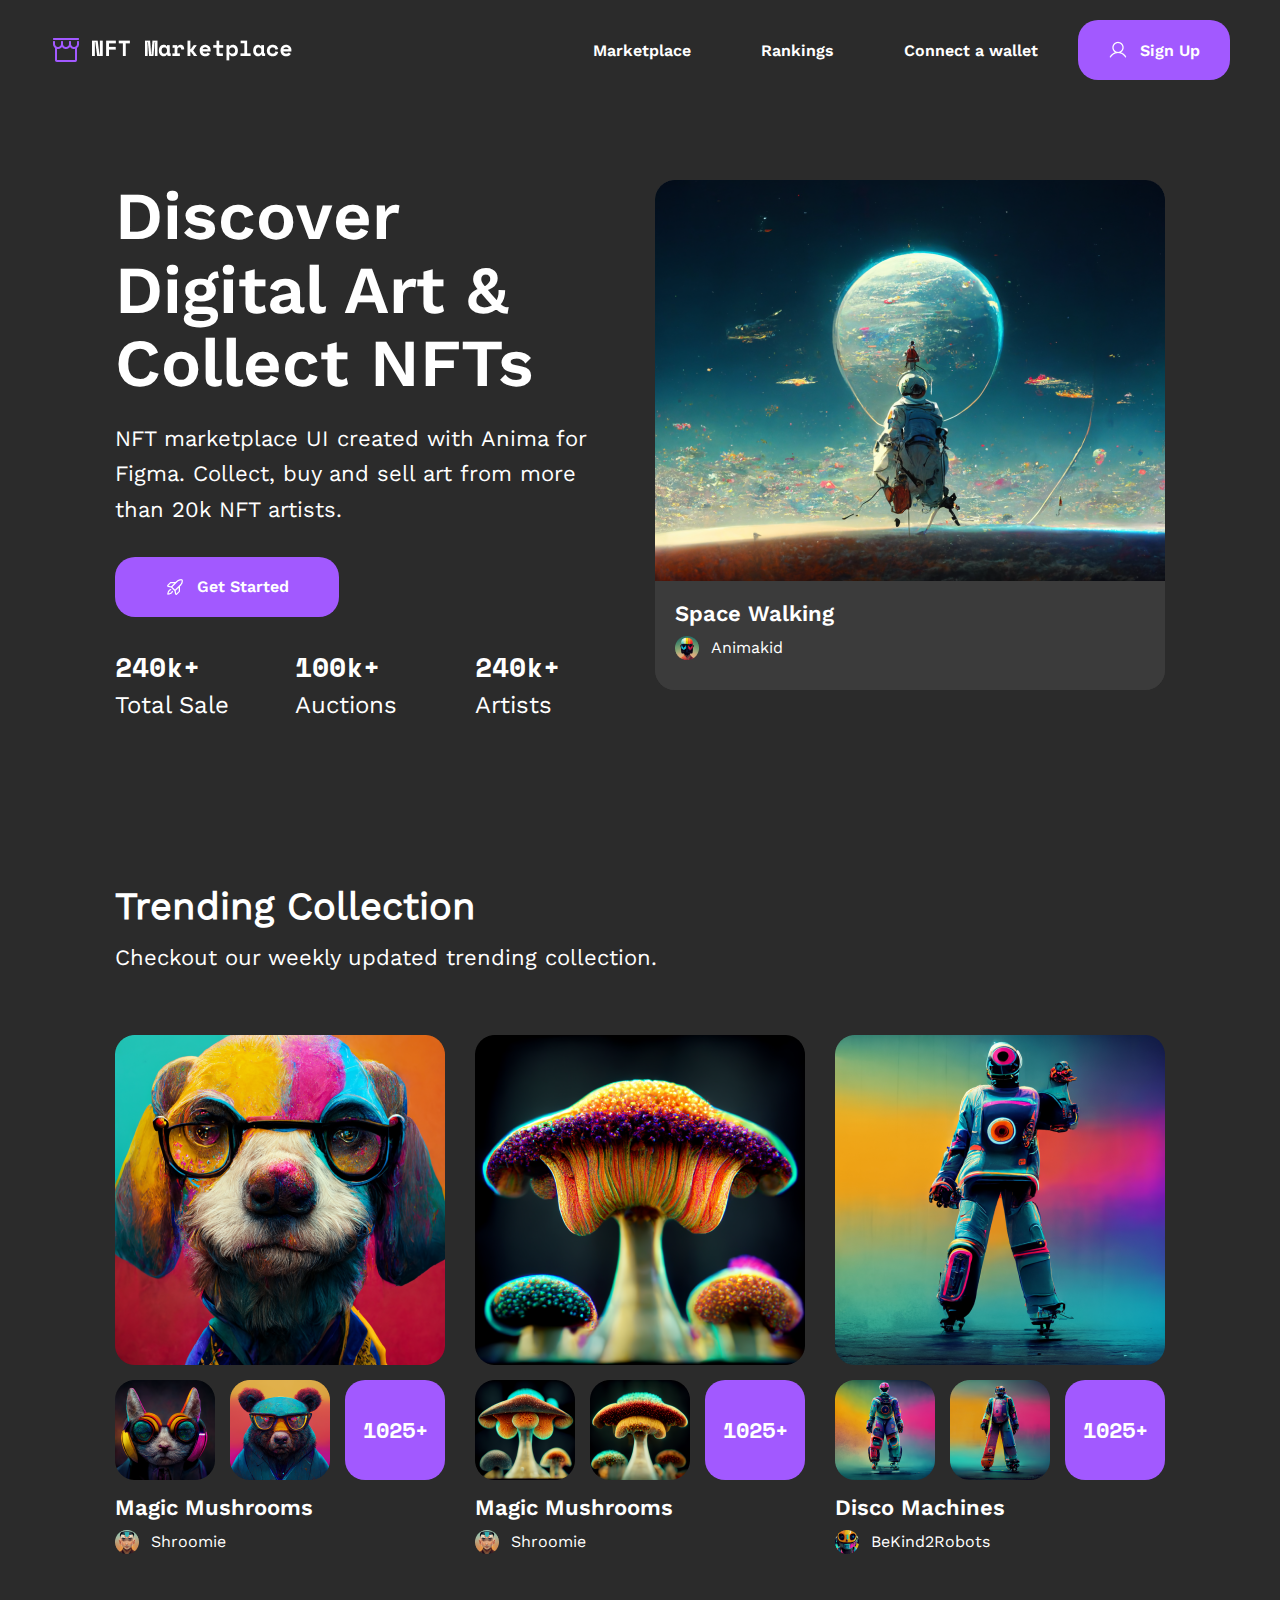
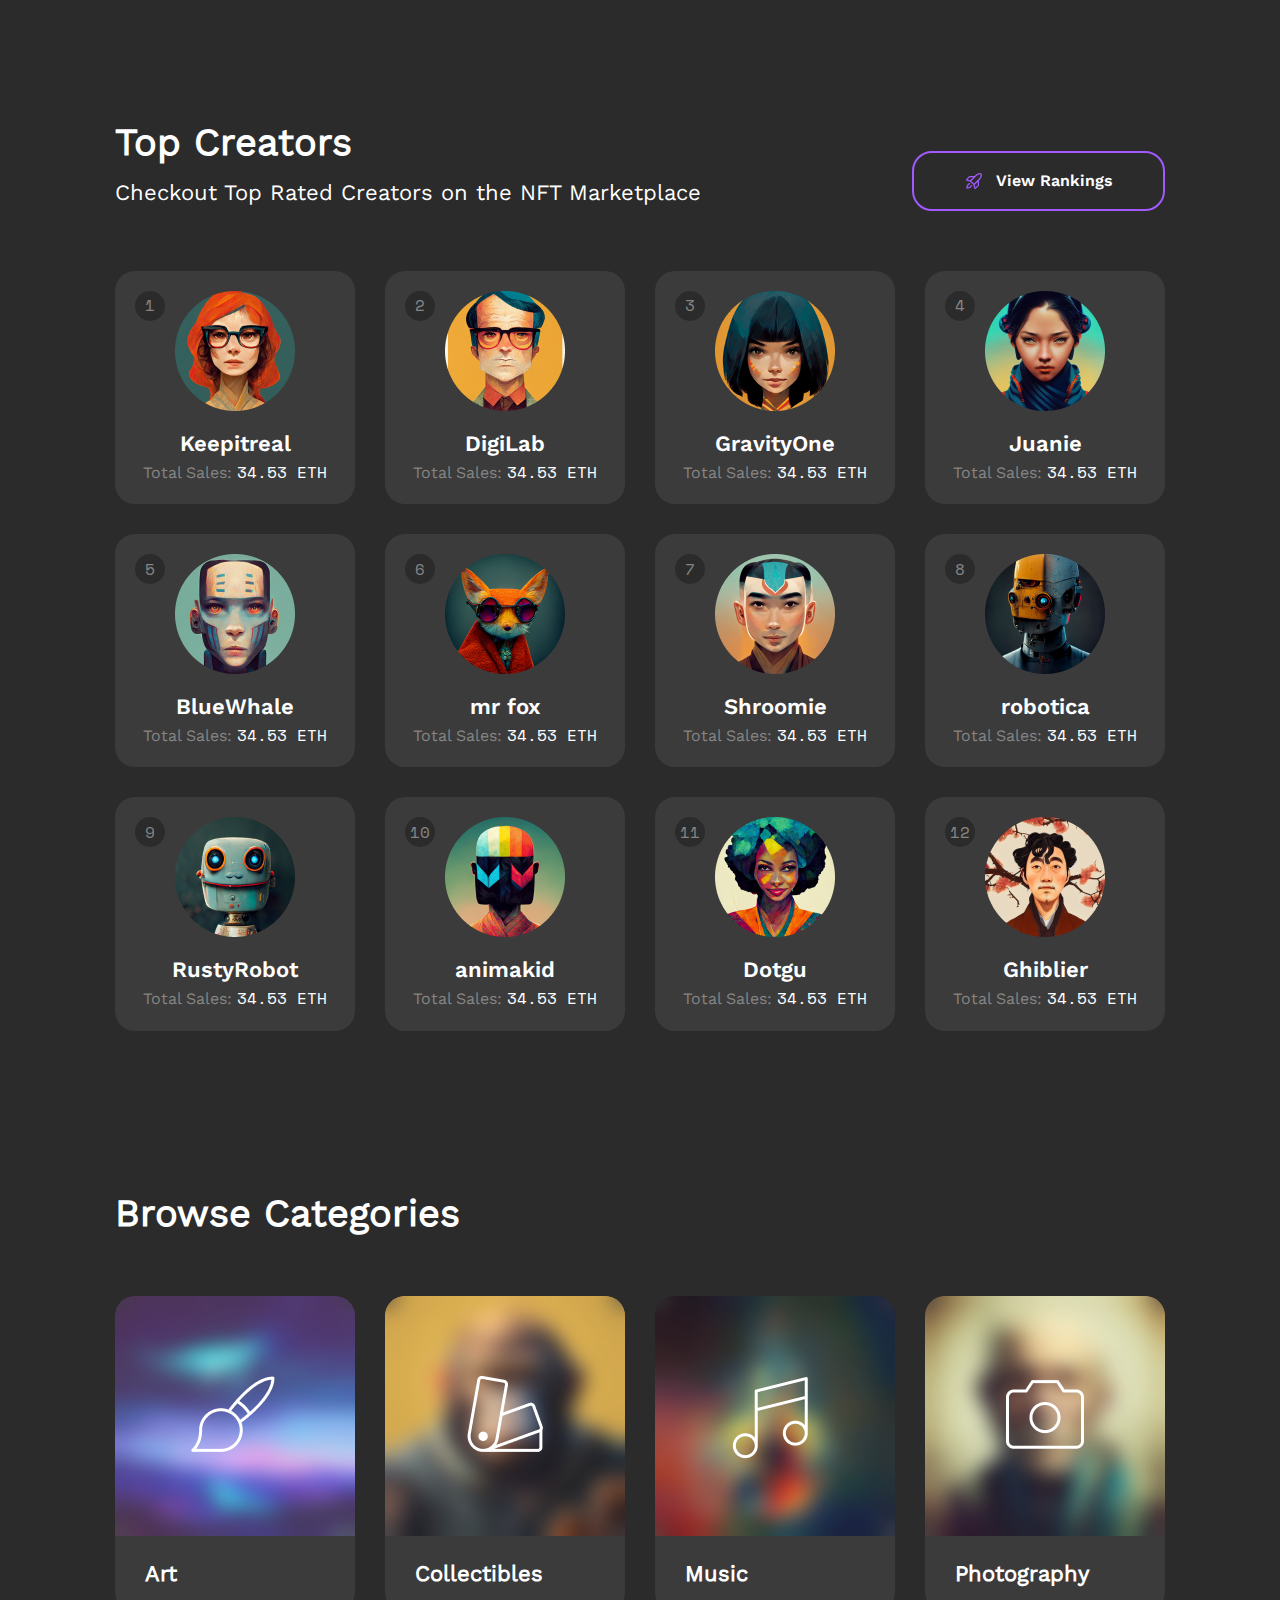
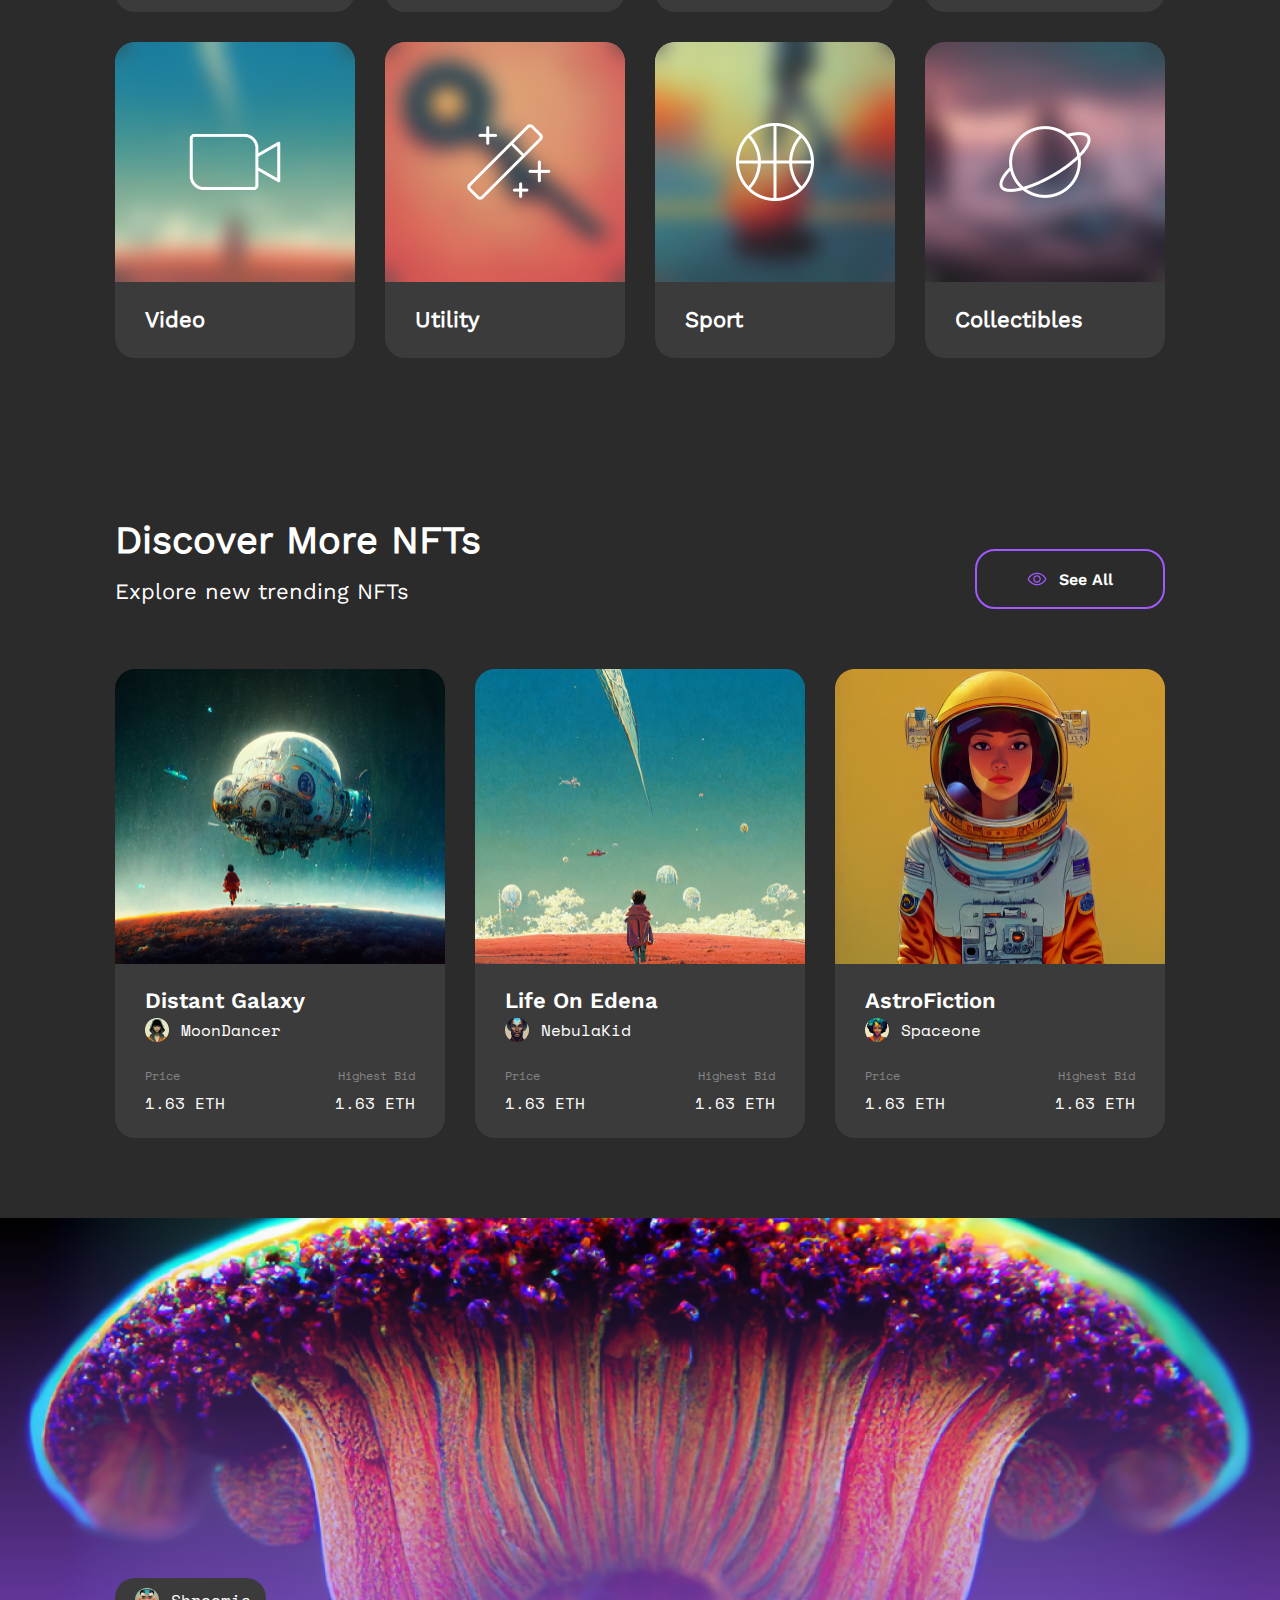
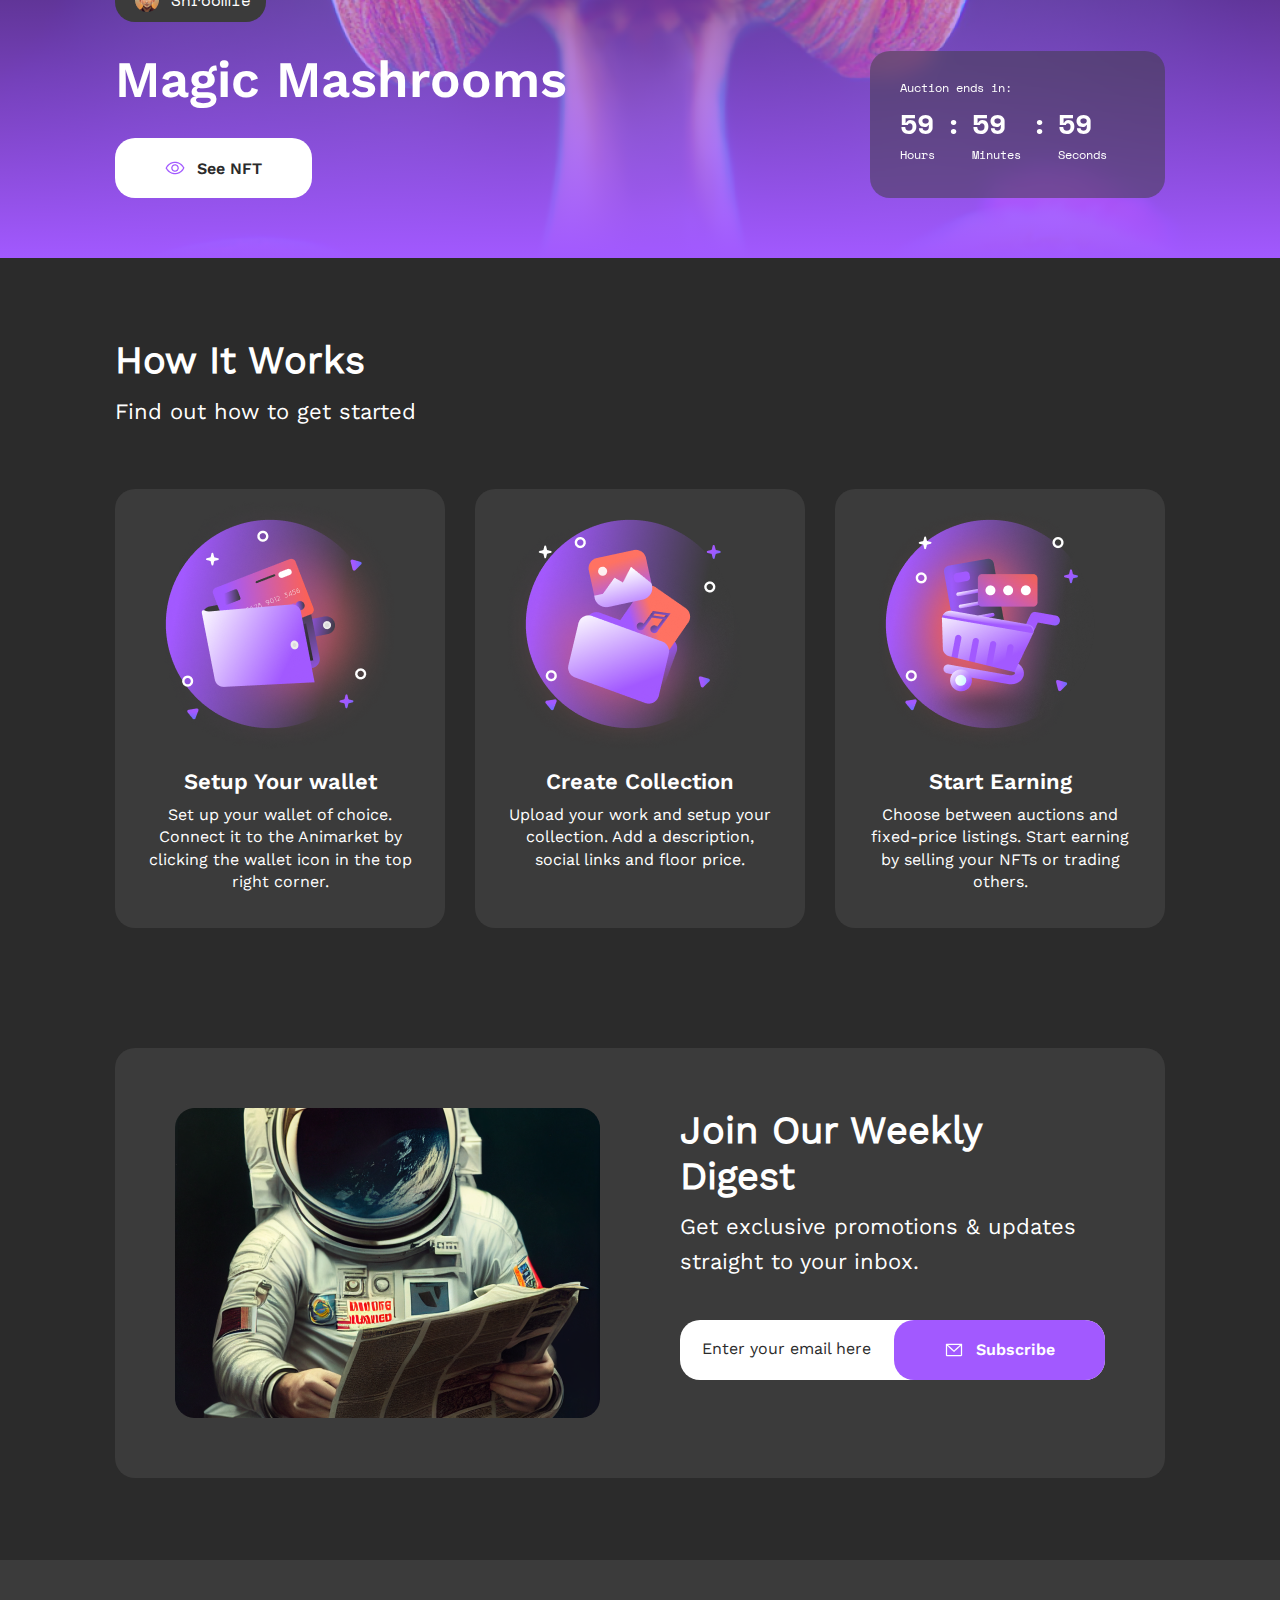
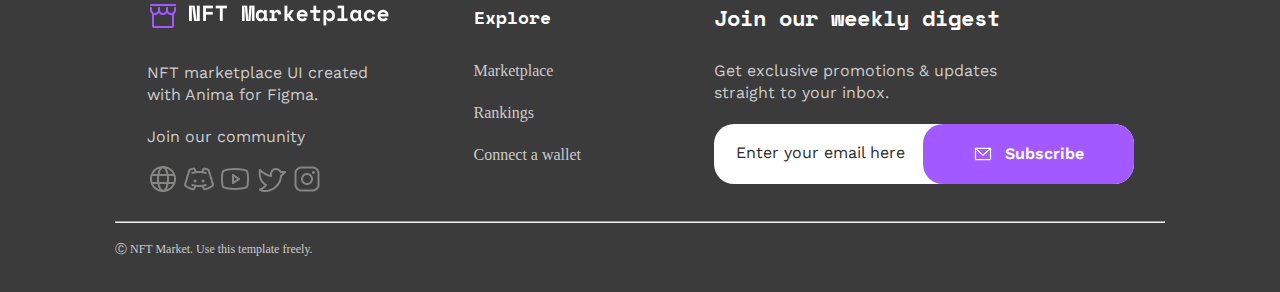
<file: index.html>
<!DOCTYPE html>
<html lang="en">
<head>
    <meta charset="UTF-8">
    <meta name="viewport" content="width=device-width, initial-scale=1.0">
    <title>NFT</title>
    <link rel="stylesheet" href="./styles.css">

</head>
<body>

    
    <!-- header -->
    <header>

        <!-- nav -->
        <nav class="navigation">
           
          <!-- logo -->
            <a href="https://www.animaapp.com/?utm_source=figma-samples&utm_campaign=figma-nftmarket&utm_medium=figma-samples" target="_blank">
                <div class="navLogo">
                    <img src="./assets/Storefront.png" >
                  <img src="./assets/NFT Marketplace.png">
                </div>  
            </a>
    
    
            <!-- nav menu -->
            <div class="navMenu">
                <a href="Marketplace.html">Marketplace</a>
                <a href="./Ranking.html">Rankings</a>
                <a href="ConnectWallet.html">Connect a wallet</a>
               
                <a href="./LogIn.html"> 
                    <button class="button">
                        <img src="./icons/User.png">Sign Up
                    </button>
                </a>    
            </div>


          
          <!-- burger menu -->
          <img src="./icons/Burger Menu.png"  class="burgerMenu">
          <!-- end nav menu -->

        </nav>
        <!-- end nav -->
    
        <!-- heroSection -->
        <div class="heroSection">
    
    
                <!-- <div class="heroSectionFrame"> -->
                <div class="heroTextAndButtons">
    
                    <!-- header headline and subhead -->
                    <div class="headlineSubhead">
                        <h1 class="headerHeadline">Discover digital art & Collect NFTs</h1>
                        <p class="HomepageSubhead">NFT marketplace UI created with Anima for Figma. Collect, buy and sell art from more than 20k NFT artists.</p>
                    </div>
                    <!-- end header headline and subhead -->
    
    
                    <!-- button -->
                    <a href="./LogIn.html">
                        <button class="CTAbutton">
                            <img src="./icons/RocketLaunch.png">Get Started
                        </button>
                     </a>
    
                     <!-- additional info -->
                      <div class="additionalInfo">
                          
                          <div class="totalSale">
    
                              <h4 class="info">240k+ </h4>
    
                              <span class="additionalInfospan">Total Sale</span>
    
                          </div>
                          
                          <div class="totalSale">
    
                              <h4 class="info">100k+ </h4>
    
                              <span class="additionalInfospan">Auctions</span>
    
                          </div>
    
                               
                          <div class="totalSale">
    
                              <h4 class="info">240k+ </h4>
    
                              <span class="additionalInfospan">Artists</span>
    
                          </div>
    
                      </div>
    
                </div>
    
    
                <a href="./ArtistsPage.html" class="highlitedNFT">
                    
                    <div class="highlitedNFTDiv">
                        <img src="./assets/Image Placeholder (2).png" alt="heroimage">            
                    
                        <div class="frame230">
    
                            <h5 class="highlitedNFTCardName">Space Walking</h5>
    
                            <div class="artistcard">
                                <img src="./littleAvatars/Avatar (1).png" alt="">
    
                                <span class="artistsName">Animakid</span>
                            </div>
    
                        </div>
                    </div>
                </a>
    
    
        </div>
    
    
    
        <div class="heroSectionMobile">        
                    <!-- header headline and subhead -->
                    <div class="headlineSubhead">
                        <h1 class="headerHeadline">Discover digital art & Collect NFTs</h1>
                        <p class="HomepageSubhead">NFT marketplace UI created with Anima for Figma. Collect, buy and sell art from more than 20k NFT artists.</p>
                    </div>
                    <!-- end header headline and subhead -->
    
                    <!-- photo -->
                    <a href="./ArtistPage.html">
                        
                        <div class="highlitedNFT">
                            <img src="./assets/Image Placeholder (2).png" alt="heroimage">            
                        
                            <div class="frame230">
    
                                <h5 class="highlitedNFTCardName">Space Walking</h5>
    
                                <div class="artistcard">
                                    <img src="./littleAvatars/Avatar (1).png" alt="">
    
                                    <span class="artistsName">Animakid</span>
                                </div>
    
                            </div>
                        </div>
                    </a>
    
                    <!-- button -->
                    <a href="./LogIn.html">
                        <button class="CTAbutton">
                            <img src="./icons/RocketLaunch.png">Get Started
                        </button>
                    </a>
    
                    <!-- additional info -->
                    <div class="additionalInfo">
                          
                          <div class="totalSale">
    
                              <h4 class="info">240k+ </h4>
    
                              <span class="additionalInfospan">Total Sale</span>
    
                          </div>
                          
                          <div class="totalSale">
    
                              <h4 class="info">100k+ </h4>
    
                              <span class="additionalInfospan">Auctions</span>
    
                          </div>
    
                               
                          <div class="totalSale">
    
                              <h4 class="info">240k+ </h4>
    
                              <span class="additionalInfospan">Artists</span>
    
                          </div>
    
                    </div>
    
        </div>

    
    </header>
    <!-- end header -->
        



    
    <!-- main -->
    <main>

        <!-- Trending collection -->
        <div class="Section">

            <!-- section Headline -->
            <div class="sectionHeadline">

                <h3 class="SectionHeading">Trending Collection</h3>

                <p class="SectionSubhead">Checkout our weekly updated trending collection.</p>
 
            </div>

            <!-- collection Card Row -->
            <div class="collectionCardRow">

                <!-- collection Card -->
                <a href="./NFTPage.html">
                    <div class="collectionCard">

                        <div class="photosNumbers">

                            <img src="./assets/Primary Photo Placeholder.png "  class="bigPhoto">

                            <div class="smallPhotoes">

                                <img class="smallPHoto" src="./assets/Secondary Photo Placeholder.png" >

                                <img class="smallPHoto" src="./assets/Secondary Photo Placeholder-1.png" alt="">

                                <div class="numberDiv">1025+

                                </div>

                            </div>


                        </div>

                        <div class="collectionInfo">

                            <h5 class="highlitedNFTCardName">Magic Mushrooms
                            </h5>

                            
                        <div class="artistcard">

                            <img src="./littleAvatars/Avatar-1.png" alt="">

                            <span class="artistsName">Shroomie</span>
                        </div>

                        </div>
                    </div>
                </a>

                <a href="./NFTPage.html"  id="second">
                    <div class="collectionCard">

                        <div class="photosNumbers">

                            <img src="./assets/Primary Photo Placeholder-1.png" >

                            <div class="smallPhotoes">

                                <img src="./assets/Secondary Photo Placeholder-2.png">

                                <img src="./assets/Secondary Photo Placeholder-3.png" alt="">

                                <div class="numberDiv">1025+

                                </div>

                            </div>


                        </div>

                        <div class="collectionInfo">

                            <h5 class="highlitedNFTCardName">Magic Mushrooms
                            </h5>

                            
                        <div class="artistcard">

                            <img src="./littleAvatars/Avatar-1.png" alt="">

                            <span class="artistsName">Shroomie</span>
                        </div>

                        </div>
                    </div>
                </a>
                
                <a href="./NFTPage.html" id="third">
                    <div class="collectionCard">

                        <div class="photosNumbers">

                            <img src="./assets/Primary Photo Placeholder-2.png" >

                            <div class="smallPhotoes">

                                <img src="./assets/Secondary Photo Placeholder-4.png">

                                <img src="./assets/Secondary Photo Placeholder-5.png">

                                <div class="numberDiv">1025+

                                </div>

                            </div>


                        </div>

                        <div class="collectionInfo">

                            <h5 class="highlitedNFTCardName">Disco Machines
                            </h5>

                            
                        <div class="artistcard">

                            <img src="./littleAvatars/Avatar-2.png" alt="">

                            <span class="artistsName">BeKind2Robots</span>
                        </div>

                        </div>
                    </div>
                </a>


            </div>
           
        </div>
        <!-- end Trending collection -->


        <!-- Top creators section -->
        <div class="Section">



                    <!-- artistcards Row mob -->
                    <div class="artistcardsRowmob">

                    <div class="sectionHeadline">

                        <h3 class="SectionHeading">Top creators</h3>
        
                        <p class="SectionSubhead">Checkout Top Rated Creators on the NFT Marketplace</p>
        
                    </div>

                    <div class="mobContent">

                        <a href="./ArtistsPage.html" target="_blank" class="cardLink">
                       
                            <div class="TopartistCard">
    
                                <img src="./assets/Asset 12 2 (1).png" >
    
                                <div class="artistInfo">
    
                                    <h5 class="highlitedNFTCardName">Keepitreal</h5>
    
                                    <div class="additionalInform">
    
                                        <span class="totalSale2">
                                            Total Sales:
                                        </span>
    
                                        <span class="base">34.53 ETH</span>
    
                                    </div>
    
                                </div>
    
                                <div class="runkingNumber">
                                    1
                                </div>
    
    
    
                            </div>
                        </a>
    
                        <a href="./ArtistsPage.html" target="_blank" class="cardLink">
                            <div class="TopartistCard">
    
                                <img src="./assets/Asset 12 2.png" >
    
                                <div class="artistInfo">
    
                                    <h5 class="highlitedNFTCardName">DigiLab</h5>
    
                                    <div class="additionalInform">
    
                                        <span class="totalSale2">
                                            Total Sales:
                                        </span>
    
                                        <span class="base">34.53 ETH</span>
    
                                    </div>
    
                                </div>
    
                                <div class="runkingNumber">
                                    2
                                </div>
    
    
    
                            </div>
                        </a>
    
                        <a href="./ArtistsPage.html" target="_blank" class="cardLink">
                            <div class="TopartistCard">
    
                                <img src="./assets/Asset 12 2-1.png" >
    
                                <div class="artistInfo">
    
                                    <h5 class="highlitedNFTCardName">GravityOne</h5>
    
                                    <div class="additionalInform">
    
                                        <span class="totalSale2">
                                            Total Sales:
                                        </span>
    
                                        <span class="base">34.53 ETH</span>
    
                                    </div>
    
                                </div>
    
                                <div class="runkingNumber">
                                    3
                                </div>
    
    
    
                            </div>
                        </a>
    
                        <a href="./ArtistsPage.html" target="_blank" class="cardLink">
                            <div class="TopartistCard">
    
                                <img src="./assets/Asset 12 2-2.png" >
    
                                <div class="artistInfo">
    
                                    <h5 class="highlitedNFTCardName">Juanie</h5>
    
                                    <div class="additionalInform">
    
                                        <span class="totalSale2">
                                            Total Sales:
                                        </span>
    
                                        <span class="base">34.53 ETH</span>
    
                                    </div>
    
                                </div>
    
                                <div class="runkingNumber">
                                    4
                                </div>
    
    
    
                            </div>
                        </a>
                
                        <a href="./ArtistsPage.html" target="_blank" class="cardLink">
                            <div class="TopartistCard">
    
                                <img src="./assets/Asset 12 22.png" >
    
                                <div class="artistInfo">
    
                                    <h5 class="highlitedNFTCardName">BlueWhale</h5>
    
                                    <div class="additionalInform">
    
                                        <span class="totalSale2">
                                            Total Sales:
                                        </span>
    
                                        <span class="base">34.53 ETH</span>
    
                                    </div>
    
                                </div>
    
                                <div class="runkingNumber">
                                    5
                                </div>
    
    
    
                            </div>
                        </a>

                    
        
                </div>
                <a href="./Ranking.html">
                    <button class="CTABtnOutline">
                        <img src="./icons/RocketLaunch (1).png" alt="">         
                        View Rankings    
                    </button>
                </a>


                    </div>
                     <!-- end artistcards Row mob -->



            <!-- headline and Buttons -->
            <div class="headlineButtons">

                <div class="sectionHeadline">
                    <h3 class="SectionHeading">Top creators</h3>   
                    <p class="sub">Checkout Top Rated Creators on the NFT Marketplace</p>   
                </div>              
                
              

                <a href="./Ranking.html">
                    <button class="CTABtnOutline">
                        <img src="./icons/RocketLaunch (1).png" alt="">
                        View Rankings                
                    </button>
                </a>

            </div>
            <!-- end headline and Buttons -->




            <!-- artist Card Grid -->
            <div class="artistCardGrid">        

                <div class="artistcardsRow">

                    <a href="./ArtistsPage.html" target="_blank" class="cardLink">
                       
                        <div class="TopartistCard">

                            <img src="./assets/Asset 12 2 (1).png" >

                            <div class="artistInfo">

                                <h5 class="highlitedNFTCardName">Keepitreal</h5>

                                <div class="additionalInform">

                                    <span class="totalSale2">
                                        Total Sales:
                                    </span>

                                    <span class="base">34.53 ETH</span>

                                </div>

                            </div>

                            <div class="runkingNumber">
                                1
                            </div>



                        </div>
                    </a>

                    <a href="./ArtistsPage.html" target="_blank" class="cardLink">
                        <div class="TopartistCard">

                            <img src="./assets/Asset 12 2.png" >

                            <div class="artistInfo">

                                <h5 class="highlitedNFTCardName">DigiLab</h5>

                                <div class="additionalInform">

                                    <span class="totalSale2">
                                        Total Sales:
                                    </span>

                                    <span class="base">34.53 ETH</span>

                                </div>

                            </div>

                            <div class="runkingNumber">
                                2
                            </div>



                        </div>
                    </a>

                    <a href="./ArtistsPage.html" target="_blank" class="cardLink">
                        <div class="TopartistCard">

                            <img src="./assets/Asset 12 2-1.png" >

                            <div class="artistInfo">

                                <h5 class="highlitedNFTCardName">GravityOne</h5>

                                <div class="additionalInform">

                                    <span class="totalSale2">
                                        Total Sales:
                                    </span>

                                    <span class="base">34.53 ETH</span>

                                </div>

                            </div>

                            <div class="runkingNumber">
                                3
                            </div>



                        </div>
                    </a>

                    <a href="./ArtistsPage.html" target="_blank" class="cardLink">
                        <div class="TopartistCard">

                            <img src="./assets/Asset 12 2-2.png" >

                            <div class="artistInfo">

                                <h5 class="highlitedNFTCardName">Juanie</h5>

                                <div class="additionalInform">

                                    <span class="totalSale2">
                                        Total Sales:
                                    </span>

                                    <span class="base">34.53 ETH</span>

                                </div>

                            </div>

                            <div class="runkingNumber">
                                4
                            </div>



                        </div>
                    </a>

                </div> 
                
                <div class="artistcardsRow">

                    <a href="./ArtistsPage.html" target="_blank" class="cardLink">
                        <div class="TopartistCard">

                            <img src="./assets/Asset 12 22.png" >

                            <div class="artistInfo">

                                <h5 class="highlitedNFTCardName">BlueWhale</h5>

                                <div class="additionalInform">

                                    <span class="totalSale2">
                                        Total Sales:
                                    </span>

                                    <span class="base">34.53 ETH</span>

                                </div>

                            </div>

                            <div class="runkingNumber">
                                5
                            </div>



                        </div>
                    </a>

                    <a href="./ArtistsPage.html" target="_blank" class="cardLink">
                        <div class="TopartistCard">

                            <img src="./assets/Asset 12 23.png" >

                            <div class="artistInfo">

                                <h5 class="highlitedNFTCardName">mr fox</h5>

                                <div class="additionalInform">

                                    <span class="totalSale2">
                                        Total Sales:
                                    </span>

                                    <span class="base">34.53 ETH</span>

                                </div>

                            </div>

                            <div class="runkingNumber">
                                6
                            </div>



                        </div>
                    </a>

                    <a href="./ArtistsPage.html" target="_blank" class="cardLink">
                        <div class="TopartistCard">

                            <img src="./assets/Asset 12 24.png" >

                            <div class="artistInfo">

                                <h5 class="highlitedNFTCardName">Shroomie</h5>

                                <div class="additionalInform">

                                    <span class="totalSale2">
                                        Total Sales:
                                    </span>

                                    <span class="base">34.53 ETH</span>

                                </div>

                            </div>

                            <div class="runkingNumber">
                                7
                            </div>



                        </div>
                    </a>

                    <a href="./ArtistsPage.html" target="_blank" class="cardLink">
                        <div class="TopartistCard">

                            <img src="./assets/Asset 12 25.png" >

                            <div class="artistInfo">

                                <h5 class="highlitedNFTCardName">robotica</h5>

                                <div class="additionalInform">

                                    <span class="totalSale2">
                                        Total Sales:
                                    </span>

                                    <span class="base">34.53 ETH</span>

                                </div>

                            </div>

                            <div class="runkingNumber">
                                8
                            </div>



                        </div>
                    </a>

                </div>
                
                <div class="artistcardsRow">

                    <a href="./ArtistsPage.html" target="_blank" class="cardLink">
                        <div class="TopartistCard">

                            <img src="./assets/Asset 12 26.png" >

                            <div class="artistInfo">

                                <h5 class="highlitedNFTCardName">RustyRobot</h5>

                                <div class="additionalInform">

                                    <span class="totalSale2">
                                        Total Sales:
                                    </span>

                                    <span class="base">34.53 ETH</span>

                                </div>

                            </div>

                            <div class="runkingNumber">
                                9
                            </div>



                        </div>
                    </a>

                    <a href="./ArtistsPage.html" target="_blank" class="cardLink">
                        
                        <div class="TopartistCard">

                            <img src="./assets/Asset 12 27.png" >

                            <div class="artistInfo">

                                <h5 class="highlitedNFTCardName">animakid</h5>

                                <div class="additionalInform">

                                    <span class="totalSale2">
                                        Total Sales:
                                    </span>

                                    <span class="base">34.53 ETH</span>

                                </div>

                            </div>

                            <div class="runkingNumber">
                                10
                            </div>



                        </div>
                    </a>


                    <a href="./ArtistsPage.html" target="_blank" class="cardLink">
                        <div class="TopartistCard">

                            <img src="./assets/Asset 12 28.png" >

                            <div class="artistInfo">

                                <h5 class="highlitedNFTCardName">Dotgu</h5>

                                <div class="additionalInform">

                                    <span class="totalSale2">
                                        Total Sales:
                                    </span>

                                    <span class="base">34.53 ETH</span>

                                </div>

                            </div>

                            <div class="runkingNumber">
                                11
                            </div>



                        </div>
                    </a>


                    <a href="./ArtistsPage.html" target="_blank" class="cardLink">
                        <div class="TopartistCard">

                            <img src="./assets/Asset 12 29.png" >

                            <div class="artistInfo">

                                <h5 class="highlitedNFTCardName">Ghiblier</h5>

                                <div class="additionalInform">

                                    <span class="totalSale2">
                                        Total Sales:
                                    </span>

                                    <span class="base">34.53 ETH</span>

                                </div>

                            </div>

                            <div class="runkingNumber">
                                12
                            </div>



                        </div>
                    </a>


                </div>

            </div>
            <!-- end artist Card Grid -->
        

        </div>
        <!-- end Top creators section -->


        
        <!-- browse Categories -->
        <div class="Section">

            <!-- Section Heading -->
            <h3 class="SectionHeading">Browse Categories</h3>
            <!-- end Section Heading -->

            <!-- category Cards Grid -->
            <div class="categoryCardsGrid">


                <!-- category Cards Row -->
                <div class="categoryCardsRow">

                    
                    <a href="./Marketplace.html">

                        <div class="categoryCard">

                            <div class="photoIcon">

                                <div class="imagePlaceholder">

                                </div>

                                <div class="iconDiv">

                                    <img src="./assets/PaintBrush.png">
                                    
                                </div>

                            </div>

                            <div class="cardTitle">
                                
                                <h5 class="BrowseNFTCardName">
                                    Art
                                </h5>

                            </div>

                        </div>
                    </a>

                    <a href="./Marketplace.html">
                        <div class="categoryCard">

                            <div class="photoIcon2">
    
    
                                <div class="iconDiv">
    
                                    <img src="./assets/Swatches.png">
    
                                </div>
    
                            </div>
    
                            <div class="cardTitle">
                                
                                <h5 class="BrowseNFTCardName">
                                    Collectibles
                                </h5>
    
                            </div>
    
                        </div> 
                    </a>


                    <a href="./Marketplace.html">
                        <div class="categoryCard">

                            <div class="photoIcon3">
    
                                <div class="imagePlaceholder"></div>
    
                                <div class="iconDiv">
    
                                    <img src="./assets/MusicNotes.png">
                                    
                                </div>
    
                            </div>
    
                            <div class="cardTitle">
                                
                                <h5 class="BrowseNFTCardName">
                                    Music
                                </h5>
    
                            </div>
    
                        </div> 
                    </a>
            

                    <a href="./Marketplace.html">
                        <div class="categoryCard">

                            <div class="photoIcon4">
    
                                <div class="iconDiv">
    
                                    <img src="./assets/Camera (1).png">
    
                                </div>
    
                            </div>
    
                            <div class="cardTitle">
                                
                                <h5 class="BrowseNFTCardName">
                                    Photography
                                </h5>
    
                            </div>
    
                        </div> 
                    </a>
                
                </div>


                
                <div class="categoryCardsRow">

                    <a href="./Marketplace.html">
                        <div class="categoryCard">

                            <div class="photoIcon5">
    
                                <div class="imagePlaceholder"></div>
    
                                <div class="iconDiv">
    
                                    <img src="./assets/VideoCamera.png">
                                    
                                </div>
    
                            </div>
    
                            <div class="cardTitle">
                                
                                <h5 class="BrowseNFTCardName">
                                    Video
                                </h5>
    
                            </div>
    
                        </div>
                    </a>
                

                    
                    <a href="./Marketplace.html">
                        <div class="categoryCard">

                            <div class="photoIcon6">
    
                                <div class="iconDiv">
    
                                    <img src="./assets/MagicWand.png">
    
                                </div>
    
                            </div>
    
                            <div class="cardTitle">
                                
                                <h5 class="BrowseNFTCardName">
                                    Utility
                                </h5>
    
                            </div>
    
                        </div>
    
                    </a>
                   
                    <a href="./Marketplace.html">
                        <div class="categoryCard">

                            <div class="photoIcon7">
    
                                <div class="imagePlaceholder"></div>
    
                                <div class="iconDiv">
    
                                    <img src="./assets/Basketball.png">
                                    
                                </div>
    
                            </div>
    
                            <div class="cardTitle">
                                
                                <h5 class="BrowseNFTCardName">
                                    Sport
                                </h5>
    
                            </div>
    
                        </div>
    
                    </a>
                   
                    
                    <a href="./Marketplace.html">
                        <div class="categoryCard">

                            <div class="photoIcon8">
    
                                <div class="iconDiv">
    
                                    <img src="./assets/Planet.png">
    
                                </div>
    
                            </div>
    
                            <div class="cardTitle">
                                
                                <h5 class="BrowseNFTCardName">
                                    Collectibles
                                </h5>
    
                            </div>
    
                        </div>
    
                    </a>
                   
                    


                </div>

                



            </div>
           
            <div class="cardsForMobile">

                    <div class="categoryCardsRow">

                        <a href="./Marketplace.html">
    
                            <div class="categoryCard">
    
                                <div class="photoIcon">
    
                                    <div class="imagePlaceholder">
    
                                    </div>
    
                                    <div class="iconDiv">
    
                                        <img src="./assets/PaintBrush.png">
                                        
                                    </div>
    
                                </div>
    
                                <div class="cardTitle">
                                    
                                    <h5 class="BrowseNFTCardName">
                                        Art
                                    </h5>
    
                                </div>
    
                            </div>
                        </a>
    
                        <a href="./Marketplace.html">
                            <div class="categoryCard">
    
                                <div class="photoIcon2">
        
        
                                    <div class="iconDiv">
        
                                        <img src="./assets/Swatches.png">
        
                                    </div>
        
                                </div>
        
                                <div class="cardTitle">
                                    
                                    <h5 class="BrowseNFTCardName">
                                        Collectibles
                                    </h5>
        
                                </div>
        
                            </div> 
                        </a>

                    </div>

                    <div class="categoryCardsRow">
                        
                        <a href="./Marketplace.html">
                            <div class="categoryCard">
    
                                <div class="photoIcon3">
        
                                    <div class="imagePlaceholder"></div>
        
                                    <div class="iconDiv">
        
                                        <img src="./assets/MusicNotes.png">
                                        
                                    </div>
        
                                </div>
        
                                <div class="cardTitle">
                                    
                                    <h5 class="BrowseNFTCardName">
                                        Music
                                    </h5>
        
                                </div>
        
                            </div> 
                        </a>
                
    
                        <a href="./Marketplace.html">
                            <div class="categoryCard">
    
                                <div class="photoIcon4">
        
                                    <div class="iconDiv">
        
                                        <img src="./assets/Camera (1).png">
        
                                    </div>
        
                                </div>
        
                                <div class="cardTitle">
                                    
                                    <h5 class="BrowseNFTCardName">
                                        Photography
                                    </h5>
        
                                </div>
        
                            </div> 
                        </a>
                    
                    </div>

                    <div class="categoryCardsRow">

                        <a href="./Marketplace.html">
                            <div class="categoryCard">
    
                                <div class="photoIcon5">
        
                                    <div class="imagePlaceholder"></div>
        
                                    <div class="iconDiv">
        
                                        <img src="./assets/VideoCamera.png">
                                        
                                    </div>
        
                                </div>
        
                                <div class="cardTitle">
                                    
                                    <h5 class="BrowseNFTCardName">
                                        Video
                                    </h5>
        
                                </div>
        
                            </div>
                        </a>
                    
    
                        
                        <a href="./Marketplace.html">
                            <div class="categoryCard">
    
                                <div class="photoIcon6">
        
                                    <div class="iconDiv">
        
                                        <img src="./assets/MagicWand.png">
        
                                    </div>
        
                                </div>
        
                                <div class="cardTitle">
                                    
                                    <h5 class="BrowseNFTCardName">
                                        Utility
                                    </h5>
        
                                </div>
        
                            </div>
        
                        </a>
                        
                    </div>

                    <div class="categoryCardsRow">

                        <a href="./Marketplace.html">
                            <div class="categoryCard">
    
                                <div class="photoIcon7">
        
                                    <div class="imagePlaceholder"></div>
        
                                    <div class="iconDiv">
        
                                        <img src="./assets/Basketball.png">
                                        
                                    </div>
        
                                </div>
        
                                <div class="cardTitle">
                                    
                                    <h5 class="BrowseNFTCardName">
                                        Sport
                                    </h5>
        
                                </div>
        
                            </div>
        
                        </a>
                       
                        
                        <a href="./Marketplace.html">
                            <div class="categoryCard">
    
                                <div class="photoIcon8">
        
                                    <div class="iconDiv">
        
                                        <img src="./assets/Planet.png">
        
                                    </div>
        
                                </div>
        
                                <div class="cardTitle">
                                    
                                    <h5 class="BrowseNFTCardName">
                                        Collectibles
                                    </h5>
        
                                </div>
        
                            </div>
        
                        </a>
                    </div>



            </div>

        </div>
        <!-- end browse Categories -->



        <!-- discover more nfts -->
        <div class="Section">

            <!-- headline Buttons -->
            <div class="headlineButtons">

                <div class="sectionHeadline">

                    <h3 class="SectionHeading">Discover More NFTs</h3>
    
                    <p class="SectionSubhead">Explore new trending NFTs</p>
     
                </div>
                
                <a href="./Marketplace.html">
                    <button class="CTABtnOutline ">
                        <img src="./icons/Eye.png" >
                        See All                
                    </button>
                </a>
    

            </div>
            <!-- end headline Buttons -->


            <!-- artist cards Row mob -->
            <div class="artistcardsRowmob"> 

                <div class="sectionHeadline">

                    <h3 class="SectionHeading">Discover More NFTs</h3>
    
                    <p class="SectionSubhead">Explore new trending NFTs</p>
     
                </div>

                <div class="NFTCardRow2">


                    <a href="./Marketplace.html">

                        <div class="NFTCard">
    
                            <img src="./assets/Image Placeholder1.png">
    
                            <div class="NFTArtsInfo">
    
                                <div class="NFTArts">
    
                                    <h5 class="highlitedNFTCardName">Distant Galaxy</h5>
    
                                    <div class="NFTArtsAvatar">
                                        <img src="./littleAvatars/Avatar1.png" >
    
                                        <span class="artist">MoonDancer</span>
                                    </div>
    
                                </div>
    
    
                                <div class="NFTAdditionalInfo">
    
                                    <div class="Price">
                                        <span class="caption">Price</span>
                                        
                                        <span class="base">1.63 ETH</span>
                                    </div>
    
                                    <div class="HighestBid">
    
                                            <span class="caption">Highest Bid</span>
                                            
                                            <span class="base">1.63 ETH</span>
                                    
                                    </div>
                                </div>
    
                            </div>
                        </div>
                    </a>
    
    
                    <a href="./Marketplace.html">
                        <div class="NFTCard">
    
                            <img src="./assets/Image Placeholder3.png">
    
                            <div class="NFTArtsInfo">
    
                                <div class="NFTArts">
    
                                    <h5 class="highlitedNFTCardName">Life On Edena</h5>
    
                                    <div class="NFTArtsAvatar">
                                        <img src="./littleAvatars/Avatar2.png" >
    
                                        <span class="artist">NebulaKid</span>
                                    </div>
    
                                </div>
    
    
                                <div class="NFTAdditionalInfo">
    
                                    <div class="Price">
                                        <span class="caption">Price</span>
                                        
                                        <span class="base">1.63 ETH</span>
                                    </div>
    
                                    <div class="HighestBid">
    
                                            <span class="caption">Highest Bid</span>
                                            
                                            <span class="base">1.63 ETH</span>
                                    
                                    </div>
                                </div>
    
                            </div>
                        </div>
                    </a>
    
    
                    <a href="./Marketplace.html">
                        <div class="NFTCard">
    
                            <img src="./assets/Image Placeholder2.png">
    
                            <div class="NFTArtsInfo">
    
                                <div class="NFTArts">
    
                                    <h5 class="highlitedNFTCardName">AstroFiction</h5>
    
                                    <div class="NFTArtsAvatar">
                                        <img src="./littleAvatars/Avatar3.png" >
    
                                        <span class="artist">Spaceone</span>
                                    </div>
    
                                </div>
    
    
                                <div class="NFTAdditionalInfo">
    
                                    <div class="Price">
                                        <span class="caption">Price</span>
                                        
                                        <span class="base">1.63 ETH</span>
                                    </div>
    
                                    <div class="HighestBid">
    
                                            <span class="caption">Highest Bid</span>
                                            
                                            <span class="base">1.63 ETH</span>
                                    
                                    </div>
                                </div>
    
                            </div>
                        </div>
                    </a>
    
                </div>

                <a href="./Marketplace.html">
                    <button class="CTABtnOutline">
                        <img src="./icons/Eye.png" >
                        See All                
                    </button>
                </a>
    
            </div>
            <!-- end artist cards Row mob -->










            <!-- NFT Card Row -->
            <div class="NFTCardRow"> 

                <a href="./Marketplace.html">

                    <div class="NFTCard">

                        <img src="./assets/Image Placeholder1.png">

                        <div class="NFTArtsInfo">

                            <div class="NFTArts">

                                <h5 class="highlitedNFTCardName">Distant Galaxy</h5>

                                <div class="NFTArtsAvatar">
                                    <img src="./littleAvatars/Avatar1.png" >

                                    <span class="artist">MoonDancer</span>
                                </div>

                            </div>


                            <div class="NFTAdditionalInfo">

                                <div class="Price">
                                    <span class="caption">Price</span>
                                    
                                    <span class="base">1.63 ETH</span>
                                </div>

                                <div class="HighestBid">

                                        <span class="caption">Highest Bid</span>
                                        
                                        <span class="base">1.63 ETH</span>
                                
                                </div>
                            </div>

                        </div>
                    </div>
                </a>


                <a href="./Marketplace.html">
                    <div class="NFTCard">

                        <img src="./assets/Image Placeholder3.png">

                        <div class="NFTArtsInfo">

                            <div class="NFTArts">

                                <h5 class="highlitedNFTCardName">Life On Edena</h5>

                                <div class="NFTArtsAvatar">
                                    <img src="./littleAvatars/Avatar2.png" >

                                    <span class="artist">NebulaKid</span>
                                </div>

                            </div>


                            <div class="NFTAdditionalInfo">

                                <div class="Price">
                                    <span class="caption">Price</span>
                                    
                                    <span class="base">1.63 ETH</span>
                                </div>

                                <div class="HighestBid">

                                        <span class="caption">Highest Bid</span>
                                        
                                        <span class="base">1.63 ETH</span>
                                
                                </div>
                            </div>

                        </div>
                    </div>
                </a>


                <a href="./Marketplace.html">
                    <div class="NFTCard">

                        <img src="./assets/Image Placeholder2.png">

                        <div class="NFTArtsInfo">

                            <div class="NFTArts">

                                <h5 class="highlitedNFTCardName">AstroFiction</h5>

                                <div class="NFTArtsAvatar">
                                    <img src="./littleAvatars/Avatar3.png" >

                                    <span class="artist">Spaceone</span>
                                </div>

                            </div>


                            <div class="NFTAdditionalInfo">

                                <div class="Price">
                                    <span class="caption">Price</span>
                                    
                                    <span class="base">1.63 ETH</span>
                                </div>

                                <div class="HighestBid">

                                        <span class="caption">Highest Bid</span>
                                        
                                        <span class="base">1.63 ETH</span>
                                
                                </div>
                            </div>

                        </div>
                    </div>
                </a>

            </div>


        </div>
        <!-- end discover more nfts -->

        
        <!-- NFT Highlight -->
        <div class="NFTHighlight">

            <div class="nftMobileHighlight">
                
                <div class="NFTArtsName">

                    <a href="./ArtistsPage.html">

                        <div class="artistcardmashroom">
                            
                            <img src="./littleAvatars/Avatar-1.png" alt="">

                            <span class="artist">Shroomie</span>

                        </div>
                    </a>

                    <h2 class="MagicMashrooms">Magic <br>Mashrooms</h2>

                
                   <!-- Auction Timer -->
                   <div class="AuctionTimer">

                    <span class="AuctionEndsIn">
                        Auction ends in:
                    </span>


                    <div class="timer">

                        <div class="hours">

                            <h3 class="numbers">59</h3>
                            
                            <span class="AuctionEndsIn">Hours</span>

                        </div>

                        <h4 class="dots">:</h4>


                        
                        <div class="hours">

                            <h3 class="numbers">59</h3>
                            
                            <span class="AuctionEndsIn">Minutes</span>

                        </div>

                        <h4 class="dots">:</h4>

                        <div class="hours">

                            <h3 class="numbers">59</h3>
                            
                            <span class="AuctionEndsIn">Seconds</span>

                        </div>
                    </div>

                </div>
                    
                    <button class="CTABtnOutlinemashroom">

                        <img src="./icons/Eye.png" >
                        See NFT
    
                    </button>
                </div>


            </div>



            <div class="NFTHighInfo">

                <div class="frame240">

                    <!-- NFT Arts Name -->
                    <div class="NFTArtsName">

                        <a href="./ArtistsPage.html">

                            <div class="artistcardmashroom">
                                
                                <img src="./littleAvatars/Avatar-1.png" alt="">

                                <span class="artist">Shroomie</span>

                            </div>
                        </a>

                        <h2 class="MagicMashrooms">Magic Mashrooms</h2>

                        <a href="NFTpage.html">

                            <button class="CTABtnOutlinemashroom">

                                <img src="./icons/Eye.png" >
                                See NFT
            
                            </button>
                        </a>
                        
                    </div>

                 

                    <!-- Auction Timer -->
                        <div class="AuctionTimer">

                            <span class="AuctionEndsIn">
                                Auction ends in:
                            </span>


                            <div class="timer">

                                <div class="hours">

                                    <h3 class="numbers">59</h3>
                                    
                                    <span class="AuctionEndsIn">Hours</span>

                                </div>

                                <h4 class="dots">:</h4>


                                
                                <div class="hours">

                                    <h3 class="numbers">59</h3>
                                    
                                    <span class="AuctionEndsIn">Minutes</span>

                                </div>

                                <h4 class="dots">:</h4>

                                <div class="hours">

                                    <h3 class="numbers">59</h3>
                                    
                                    <span class="AuctionEndsIn">Seconds</span>

                                </div>
                            </div>

                        </div>

                    
                </div>
            </div>

        </div>
        <!-- end NFT Highlight -->



        <!-- How It Works -->
        <div class="Section">

                <div class="sectionHeadline">
    
                    <h3 class="SectionHeading">How it works</h3>
    
                    <p class="SectionSubhead">Find out how to get started</p>
     
                </div>
    
    
                <div class="WorksCardRow">
    
                    <div class="WorksCard">
    
                        <img src="./assets/Icon.png">
    
                        <div class="workCardDetails">
    
                            <h5 class="workcardTitle">Setup Your wallet</h5>
    
                            <p class="Set">Set up your wallet of choice. Connect it to the Animarket by clicking the wallet icon in the top right corner.</p>
                        </div>
    
                    </div>
    
                    
                    <div class="WorksCard">
    
                        <img src="./assets/Icon (1).png">
    
                        <div class="workCardDetails">
    
                            <h5 class="workcardTitle">Create Collection</h5>
    
                            <p class="Set">Upload your work and setup your collection. Add a description, social links and floor price.</p>
                        </div>
    
                    </div>
    
    
                    
                    
                    <div class="WorksCard">
    
                        <img src="./assets/Icon (2).png">
    
                        <div class="workCardDetails">
    
                            <h5 class="workcardTitle">Start Earning</h5>
    
                            <p class="Set">Choose between auctions and fixed-price listings. Start earning by selling your NFTs or trading others.</p>
                        </div>
    
                    </div>
    
                </div>
    
    
    
    
        </div>
        <!-- end How It Works -->

    

        <!-- Subscribe -->
        <div class="Section">

                <div class="SubscribeWidget">
    
                    <img src="./assets/Photo.png">
    
    
                    <div class="frame179">
    
                        <div class="sectionHeadline">
    
                            <h3 class="SectionHeading">Join our weekly <br> digest</h3>
            
                            <p class="SectionSubhead">Get exclusive promotions & updates straight to your inbox.</p>
             
                        </div>
                        
    
                        <form class="emailAndSubscribe" action="https://www.animaapp.com/?utm_source=figma-samples&utm_campaign=figma-nftmarket&utm_medium=figma-samples" target="_blank">
    
                            <input class="email" type="email" placeholder="Enter your email here">
    
                            <button type="submit" class="CTAbutton">
                               
                                <img src="./icons/EnvelopeSimple.png" alt="Envelope icon">
                                Subscribe
                            </button>
                        </form> 
     
                                
                        <form class="mobileEmailAndSubscribe" action="https://www.animaapp.com/?utm_source=figma-samples&utm_campaign=figma-nftmarket&utm_medium=figma-samples" target="_blank">
    
                            <input class="email" type="email" placeholder="Enter your email here">
    
                            <button type="submit" class="CTAbutton" id="subscribe">
                               
                                <img src="./icons/EnvelopeSimple.png" alt="Envelope icon">
                                Subscribe
                            </button>
                        </form> 
     
                              
                        
                    </div>
    
              
                    
                </div>
    
        </div>
        <!-- endSubscribe -->



    </main>
    <!-- end main -->



       
    <footer>
        

        <div class="footerInfo">

            <div class="NFTMarketplaceInfo">

                <div class="navLogo">
                    <img src="./assets/Storefront.png" >
                  <img src="./assets/NFT Marketplace.png">
                </div>  

                <div class="footerAdditionalInfo">

                    <p class="Nft">
                        NFT marketplace UI created with Anima for Figma.
                    </p>

                    <div class="community">

                        <span class="CommHeader">Join our community</span>

                        
                    <div class="webLinks">

                        <div class="icons">

                            <a href="https://www.animaapp.com/" target="_blank">
                                <img src="./icons/Globe.png" alt="">
                            </a>
                            <a href="https://discord.com/invite/eQxkYTNxSp" target="_blank">
                                <img src="./icons/DiscordLogo.png" alt="">
                            </a>

                            <a href="https://www.youtube.com/channel/UCXqr0Ca-b73rU9zcpSBJ5cw" target="_blank">
                                <img src="./icons/YoutubeLogo.png" alt="">
                            </a>
                            <a href="https://twitter.com/animaapp?lang=en" target="_blank">
                                <img src="./icons/TwitterLogo.png" alt="">
                            </a>

                            <a href="https://www.instagram.com/animaapp/?hl=en" target="_blank">
                                <img src="./icons/InstagramLogo.png" alt="">
                            </a>

                        </div>
                    </div>


                    </div>


                </div>

            </div>

            <div class="Explore">

                <h5 class="explre">
                    Explore
                </h5>

                <div class="pages">

                    <a href="./Marketplace.html" class="footerSpan">
                        <span>Marketplace</span>
                    </a>

                    <a href="./Ranking.html" class="footerSpan">
                        <span>Rankings</span>
                    </a>

                    <a href="./ConnectWallet.html" class="footerSpan">
                        <span >Connect a wallet</span>
                    </a>
                </div>


            </div>

            <div class="footerSubscribe">

                <h5 class="Explore">Join our weekly digest</h5>

                <div class="footerSubscInfo">

                    <p class="Nft">Get exclusive promotions & updates straight to your inbox.</p>

                    <form class="emailAndSubscribe" action="https://www.animaapp.com/?utm_source=figma-samples&utm_campaign=figma-nftmarket&utm_medium=figma-samples" target="_blank">
    
                        <input class="email" type="email" placeholder="Enter your email here">

                        <button type="submit" class="CTAbutton">
                           
                            <img src="./icons/EnvelopeSimple.png" alt="Envelope icon">
                            Subscribe
                        </button>
                    </form> 
 
                            
                    <form class="mobileEmailAndSubscribe" action="https://www.animaapp.com/?utm_source=figma-samples&utm_campaign=figma-nftmarket&utm_medium=figma-samples" target="_blank">

                        <input class="email" type="email" placeholder="Enter your email here">

                        <button type="submit" class="CTAbutton" id="subscribe">
                           
                            <img src="./icons/EnvelopeSimple.png" alt="Envelope icon">
                            Subscribe
                        </button>
                    </form> 
 
                </div>

                
            </div>


        </div>

    
        <div class="deviderdiv">
                   <hr class="devider">

            <span class="abbr">Ⓒ NFT Market. Use this template freely.</span>

        </div> 
     

    </footer>

    
</body>
</html>
</file>
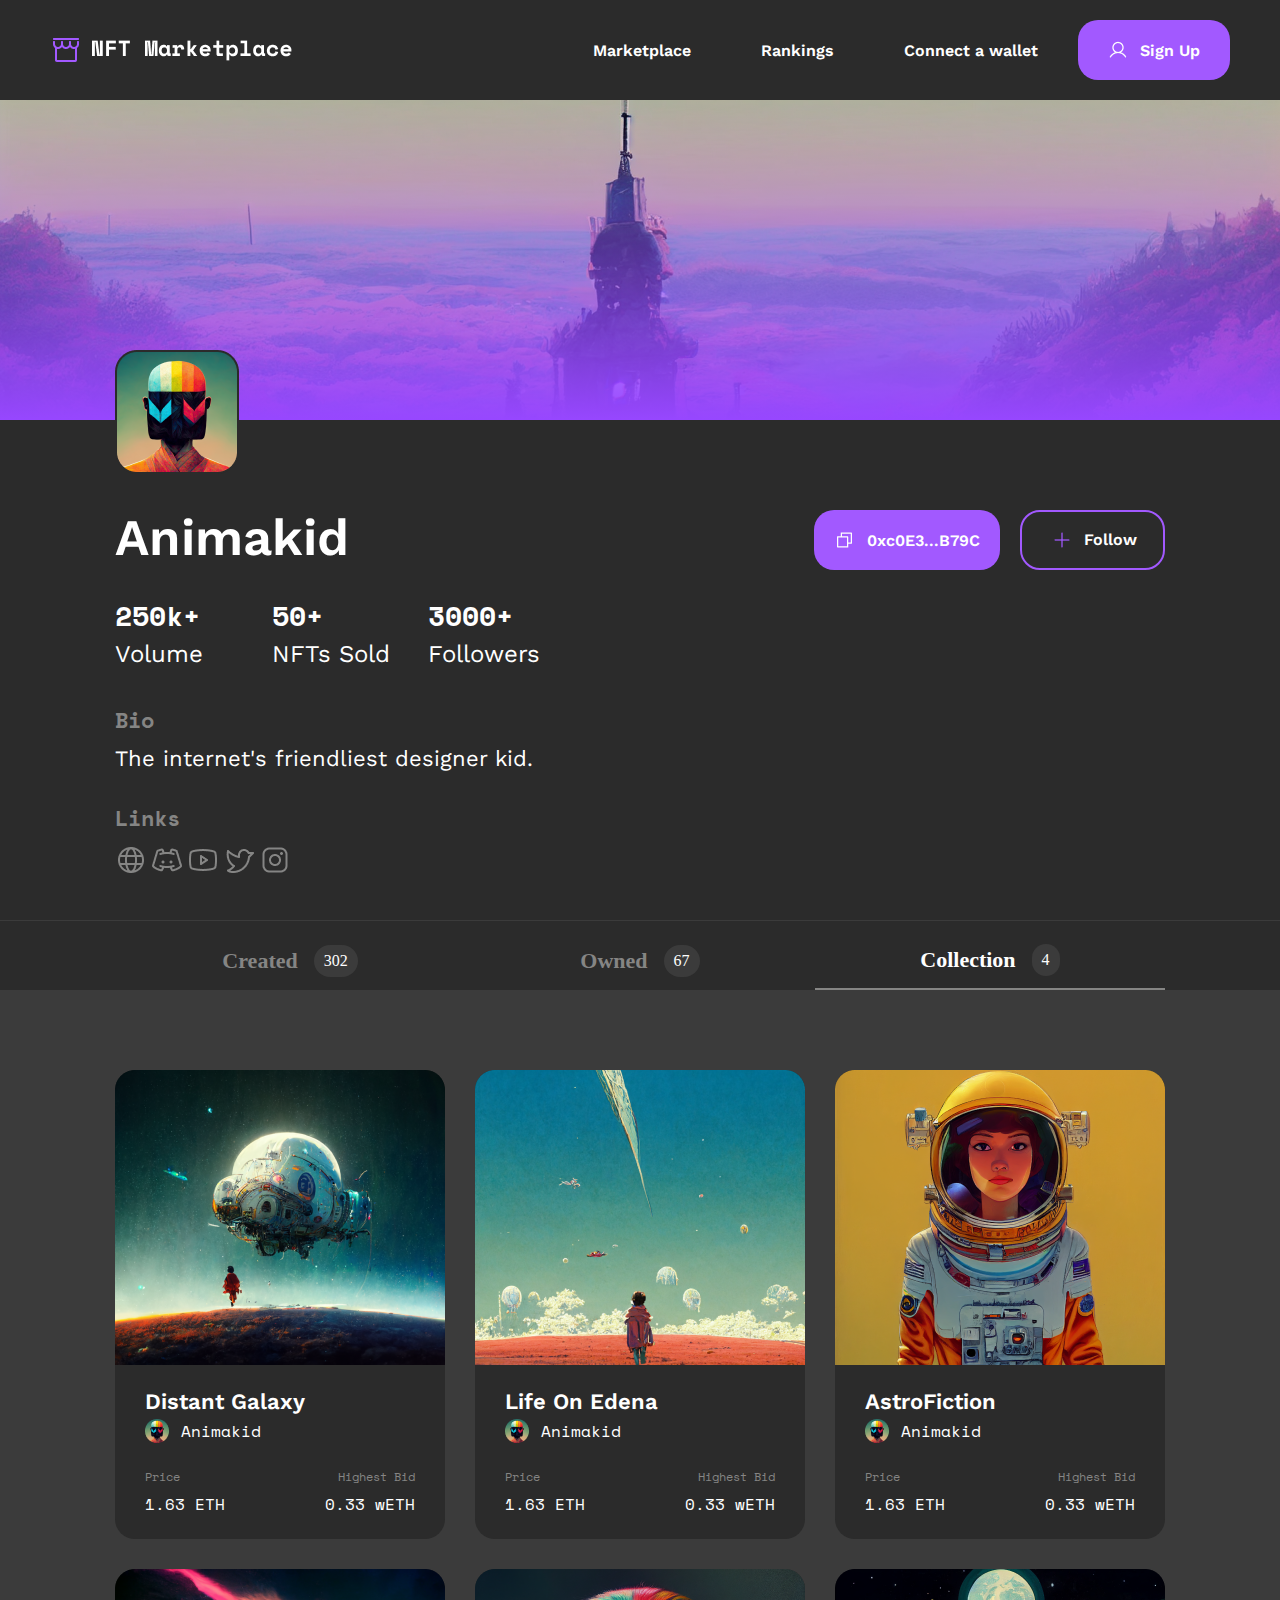
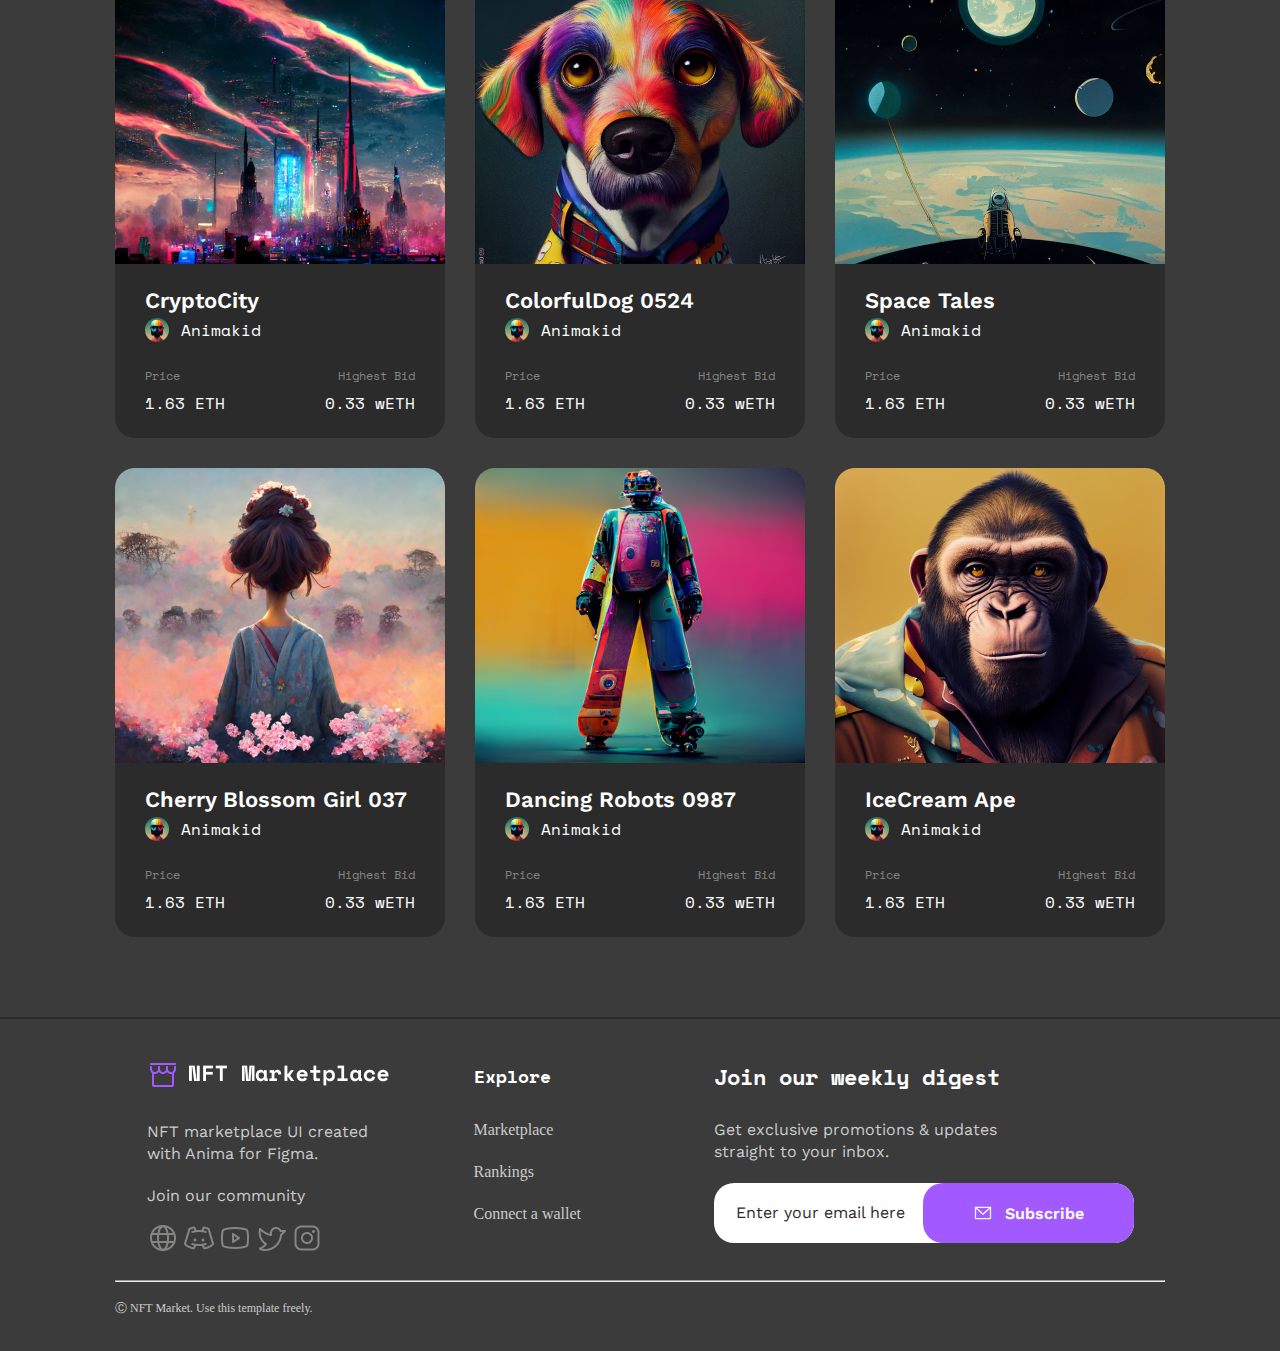
<file: ArtistsPage.html>
<!DOCTYPE html>
<html lang="en">
<head>
    <meta charset="UTF-8">
    <meta name="viewport" content="width=device-width, initial-scale=1.0">
    <title>Document</title>
    <link rel="stylesheet" href="./styles.css">
</head>
<body>

       
    <!-- header -->
    <header>

        <!-- nav -->
        <nav class="navigation">
           
            <!-- logo -->
            <a href="./index.html">
               <div class="navLogo">
                      <img src="./assets/Storefront.png" >
                    <img src="./assets/NFT Marketplace.png">
                  </div>  
              </a>
      
      
              <!-- nav menu -->
              <div class="navMenu">
                  <a href="Marketplace.html">Marketplace</a>
                  <a href="./Ranking.html">Rankings</a>
                  <a href="ConnectWallet.html">Connect a wallet</a>
                 
                  <a href="./LogIn.html"> 
                      <button class="button">
                          <img src="./icons/User.png">Sign Up
                      </button>
                  </a>    
              </div>
  
  
            
            <!-- burger menu -->
            <img src="./icons/Burger Menu.png"  class="burgerMenu">
            <!-- end nav menu -->
  
        </nav>
        <!-- end nav -->
    
    </header>
    <!-- end header -->


    
    <main>

        <!-- coverProfile -->
        <div class="mainImage">
       
            <div class="coverProfile">

                <div class="abovePhoto">
                    <div class="profilePhotoDiv">
                        <img class="avatar" src="./assets/profile.png">
                    </div>
                </div>
            
            </div>

        </div>




        
        <!-- artistInfo -->
        <div class="ArtistsDescription">
            
                     
            <div class="mobArtsInfo">

                    <h2 class="ArtistName">
                        Animakid
                    </h2>

                
                    <div class="GTAsdesc">

                        <button class="CTAbutton">
                            <img src="./icons/Copy.png">
                            0xc0E3...B79C
                        </button>
    
                        <button class="CTABtnOutline">
                            <img src="./icons/Plus.png">
                            Follow
                        </button>
    
                    </div> 
                    
                    <div class="stats">

                        <div class="totalSale">

                            <h4 class="info">250k+</h4>

                            <span class="additionalInfospan">Volume</span>

                        </div>

                        <div class="totalSale">

                            <h4 class="info">50+</h4>

                            <span class="additionalInfospan">NFTs Sold</span>

                        </div>

                        <div class="totalSale">

                            <h4 class="info">3000+</h4>

                            <span class="additionalInfospan">Followers</span>

                        </div>

                    </div>


                    <div class="bio">

                        <h5 class="bioHeading">Bio</h5>
                        <p class="biodesc">The internet's friendliest designer kid.</p>

                    </div>




                    <div class="webLinks">
                        <h5 class="bioHeading">Links</h5>

                        <div class="icons">

                            <a href="https://www.animaapp.com/" target="_blank">
                                <img src="./icons/Globe.png" alt="">
                            </a>
                            <a href="https://discord.com/invite/eQxkYTNxSp" target="_blank">
                                <img src="./icons/DiscordLogo.png" alt="">
                            </a>

                            <a href="https://www.youtube.com/channel/UCXqr0Ca-b73rU9zcpSBJ5cw" target="_blank">
                                <img src="./icons/YoutubeLogo.png" alt="">
                            </a>
                            <a href="https://twitter.com/animaapp?lang=en" target="_blank">
                                <img src="./icons/TwitterLogo.png" alt="">
                            </a>

                            <a href="https://www.instagram.com/animaapp/?hl=en" target="_blank">
                                <img src="./icons/InstagramLogo.png" alt="">
                            </a>

                        </div>
                    </div>


                    

            </div>  


            <div class="artistNameButton">

            

                 <div class="artistPageInfo">

                    <h2 class="ArtistName">
                        Animakid
                    </h2>

                    <div class="stats">

                        <div class="totalSale">

                            <h4 class="info">250k+</h4>

                            <span class="additionalInfospan">Volume</span>

                        </div>

                        <div class="totalSale">

                            <h4 class="info">50+</h4>

                            <span class="additionalInfospan">NFTs Sold</span>

                        </div>

                        <div class="totalSale">

                            <h4 class="info">3000+</h4>

                            <span class="additionalInfospan">Followers</span>

                        </div>

                    </div>


                    <div class="bio">

                        <h5 class="bioHeading">Bio</h5>
                        <p class="biodesc">The internet's friendliest designer kid.</p>

                    </div>



                    <div class="webLinks">
                        <h5 class="bioHeading">Links</h5>

                        <div class="icons">

                            <a href="https://www.animaapp.com/" target="_blank">
                                <img src="./icons/Globe.png" alt="">
                            </a>
                            <a href="https://discord.com/invite/eQxkYTNxSp" target="_blank">
                                <img src="./icons/DiscordLogo.png" alt="">
                            </a>

                            <a href="https://www.youtube.com/channel/UCXqr0Ca-b73rU9zcpSBJ5cw" target="_blank">
                                <img src="./icons/YoutubeLogo.png" alt="">
                            </a>
                            <a href="https://twitter.com/animaapp?lang=en" target="_blank">
                                <img src="./icons/TwitterLogo.png" alt="">
                            </a>

                            <a href="https://www.instagram.com/animaapp/?hl=en" target="_blank">
                                <img src="./icons/InstagramLogo.png" alt="">
                            </a>

                        </div>
                    </div>



                </div>


                <div class="GTAsdesc">

                    <button class="numberButton">
                        <img src="./icons/Copy.png">
                        0xc0E3...B79C
                    </button>

                    <button class="follow">
                        <img src="./icons/Plus.png">
                        Follow
                    </button>

                </div> 

            </div>


        </div>

        


        <!-- frame249 -->
        <div class="frame249">


            <div class="frame247Mob">

                <!-- 1 -->
                <input type="radio" class="tabs__radio" name="tabs-example" id="tab1" checked>
                
                <label for="tab1" class="tabsLabel">Created <span class="navNumber">302</span></label>


                <!-- 2 -->
                <input type="radio" class="tabs__radio" name="tabs-example" id="tab2" checked>
                
                <label for="tab2" class="tabsLabel">Owned <span class="navNumber">67</span></label>


                <!-- 3 -->
                <input type="radio" class="tabs__radio" name="tabs-example" id="tab3" checked>
                
                <label for="tab3" class="tabsLabel">Collection <span class="navNumber">4</span></label>

            </div>

            <div class="frame247">

                <!-- 1 -->
                <input type="radio" class="tabs__radio" name="tabs-example" id="tab1" checked>
                
                <label for="tab1" class="tabsLabel">Created <span class="navNumber">302</span></label>


                <!-- 2 -->
                <input type="radio" class="tabs__radio" name="tabs-example" id="tab2" checked>
                
                <label for="tab2" class="tabsLabel">Owned <span class="navNumber">67</span></label>


                <!-- 3 -->
                <input type="radio" class="tabs__radio" name="tabs-example" id="tab3" checked>
                
                <label for="tab3" class="tabsLabel">Collection <span class="navNumber">4</span></label>

            </div>

        </div>



        

        <!-- discover more nfts -->
        <div class="nftbg">
            <div class="Section" id="NftSection">

                
                <div class="artistcardsRowmob">


                    <div class="NFTCardRow2">


                        <a href="./NFTpage.html">

                            <div class="NFTCardArtPage">

                                <img src="./NFT Marketplace Template - Create an NFT website in minutes (Community) (Copy) (Copy) (17)/Image Placeholder.png">

                                <div class="NFTArtsInfo">

                                    <div class="NFTArts">

                                        <h5 class="highlitedNFTCardName">Distant Galaxy</h5>

                                        <div class="NFTArtsAvatar">
                                            <img src="./littleAvatars/Avatar (3).png" >

                                            <span class="artist">Animakid</span>
                                        </div>

                                    </div>


                                    <div class="NFTAdditionalInfo">

                                        <div class="Price">
                                            <span class="caption">Price</span>
                                            
                                            <span class="base">1.63 ETH</span>
                                        </div>

                                        <div class="HighestBid">

                                                <span class="caption">Highest Bid</span>
                                                
                                                <span class="base">0.33 wETH</span>
                                        
                                        </div>
                                    </div>

                                </div>
                            </div>

                        </a>

                        <a href="./NFTpage.html">

                            <div class="NFTCardArtPage">

                                <img src="./NFT Marketplace Template - Create an NFT website in minutes (Community) (Copy) (Copy) (17)/Image Placeholder-1.png">

                                <div class="NFTArtsInfo">

                                    <div class="NFTArts">

                                        <h5 class="highlitedNFTCardName">Life On Edena</h5>

                                        <div class="NFTArtsAvatar">
                                            <img src="./littleAvatars/Avatar (3).png" >

                                            <span class="artist">Animakid</span>
                                        </div>

                                    </div>


                                    <div class="NFTAdditionalInfo">

                                        <div class="Price">
                                            <span class="caption">Price</span>
                                            
                                            <span class="base">1.63 ETH</span>
                                        </div>

                                        <div class="HighestBid">

                                                <span class="caption">Highest Bid</span>
                                                
                                                <span class="base">0.33 wETH</span>
                                        
                                        </div>
                                    </div>

                                </div>
                            </div>

                        </a>

                    


                        <a href="./NFTpage.html">

                            <div class="NFTCardArtPage">

                                <img src="./NFT Marketplace Template - Create an NFT website in minutes (Community) (Copy) (Copy) (17)/Image Placeholder-2.png">

                                <div class="NFTArtsInfo">

                                    <div class="NFTArts">

                                        <h5 class="highlitedNFTCardName">AstroFiction</h5>

                                        <div class="NFTArtsAvatar">
                                            <img src="./littleAvatars/Avatar (3).png" >

                                            <span class="artist">Animakid</span>
                                        </div>

                                    </div>


                                    <div class="NFTAdditionalInfo">

                                        <div class="Price">
                                            <span class="caption">Price</span>
                                            
                                            <span class="base">1.63 ETH</span>
                                        </div>

                                        <div class="HighestBid">

                                                <span class="caption">Highest Bid</span>
                                                
                                                <span class="base">0.33 wETH</span>
                                        
                                        </div>
                                    </div>

                                </div>
                            </div>

                        </a>

        
        
                    </div>


                </div>  


                <div class="artistCardTablet">

                    <div class="NFTCardRow">

                        <a href="./NFTpage.html">

                            <div class="NFTCardArtPage">

                                <img src="./NFT Marketplace Template - Create an NFT website in minutes (Community) (Copy) (Copy) (17)/Image Placeholder.png">

                                <div class="NFTArtsInfo">

                                    <div class="NFTArts">

                                        <h5 class="highlitedNFTCardName">Distant Galaxy</h5>

                                        <div class="NFTArtsAvatar">
                                            <img src="./littleAvatars/Avatar (3).png" >

                                            <span class="artist">Animakid</span>
                                        </div>

                                    </div>


                                    <div class="NFTAdditionalInfo">

                                        <div class="Price">
                                            <span class="caption">Price</span>
                                            
                                            <span class="base">1.63 ETH</span>
                                        </div>

                                        <div class="HighestBid">

                                                <span class="caption">Highest Bid</span>
                                                
                                                <span class="base">0.33 wETH</span>
                                        
                                        </div>
                                    </div>

                                </div>
                            </div>

                        </a>

                        <a href="./NFTpage.html">

                            <div class="NFTCardArtPage">

                                <img src="./NFT Marketplace Template - Create an NFT website in minutes (Community) (Copy) (Copy) (17)/Image Placeholder-1.png">

                                <div class="NFTArtsInfo">

                                    <div class="NFTArts">

                                        <h5 class="highlitedNFTCardName">Life On Edena</h5>

                                        <div class="NFTArtsAvatar">
                                            <img src="./littleAvatars/Avatar (3).png" >

                                            <span class="artist">Animakid</span>
                                        </div>

                                    </div>


                                    <div class="NFTAdditionalInfo">

                                        <div class="Price">
                                            <span class="caption">Price</span>
                                            
                                            <span class="base">1.63 ETH</span>
                                        </div>

                                        <div class="HighestBid">

                                                <span class="caption">Highest Bid</span>
                                                
                                                <span class="base">0.33 wETH</span>
                                        
                                        </div>
                                    </div>

                                </div>
                            </div>

                        </a>

                    </div>

                    
                    <div class="NFTCardRow">

                        
                        <a href="./NFTpage.html">

                            <div class="NFTCardArtPage">

                                <img src="./NFT Marketplace Template - Create an NFT website in minutes (Community) (Copy) (Copy) (17)/Image Placeholder-2.png">

                                <div class="NFTArtsInfo">

                                    <div class="NFTArts">

                                        <h5 class="highlitedNFTCardName">AstroFiction</h5>

                                        <div class="NFTArtsAvatar">
                                            <img src="./littleAvatars/Avatar (3).png" >

                                            <span class="artist">Animakid</span>
                                        </div>

                                    </div>


                                    <div class="NFTAdditionalInfo">

                                        <div class="Price">
                                            <span class="caption">Price</span>
                                            
                                            <span class="base">1.63 ETH</span>
                                        </div>

                                        <div class="HighestBid">

                                                <span class="caption">Highest Bid</span>
                                                
                                                <span class="base">0.33 wETH</span>
                                        
                                        </div>
                                    </div>

                                </div>
                            </div>

                        </a>


                        <a href="./NFTpage.html">

                            <div class="NFTCardArtPage">

                                <img src="./NFT Marketplace Template - Create an NFT website in minutes (Community) (Copy) (Copy) (17)/Image Placeholder-3.png">

                                <div class="NFTArtsInfo">

                                    <div class="NFTArts">

                                        <h5 class="highlitedNFTCardName">CryptoCity</h5>

                                        <div class="NFTArtsAvatar">
                                            <img src="./littleAvatars/Avatar (3).png" >

                                            <span class="artist">Animakid</span>
                                        </div>

                                    </div>


                                    <div class="NFTAdditionalInfo">

                                        <div class="Price">
                                            <span class="caption">Price</span>
                                            
                                            <span class="base">1.63 ETH</span>
                                        </div>

                                        <div class="HighestBid">

                                                <span class="caption">Highest Bid</span>
                                                
                                                <span class="base">0.33 wETH</span>
                                        
                                        </div>
                                    </div>

                                </div>
                            </div>

                        </a>

                    </div>


                    
                    <div class="NFTCardRow">

                        <a href="./NFTpage.html">

                            <div class="NFTCardArtPage">

                                <img src="./NFT Marketplace Template - Create an NFT website in minutes (Community) (Copy) (Copy) (17)/Image Placeholder-4.png">

                                <div class="NFTArtsInfo">

                                    <div class="NFTArts">

                                        <h5 class="highlitedNFTCardName">ColorfulDog 0524</h5>

                                        <div class="NFTArtsAvatar">
                                            <img src="./littleAvatars/Avatar (3).png" >

                                            <span class="artist">Animakid</span>
                                        </div>

                                    </div>


                                    <div class="NFTAdditionalInfo">

                                        <div class="Price">
                                            <span class="caption">Price</span>
                                            
                                            <span class="base">1.63 ETH</span>
                                        </div>

                                        <div class="HighestBid">

                                                <span class="caption">Highest Bid</span>
                                                
                                                <span class="base">0.33 wETH</span>
                                        
                                        </div>
                                    </div>

                                </div>
                            </div>

                        </a>

                    
                        <a href="./NFTpage.html">

                            <div class="NFTCardArtPage">

                                <img src="./NFT Marketplace Template - Create an NFT website in minutes (Community) (Copy) (Copy) (17)/Image Placeholder-5.png">

                                <div class="NFTArtsInfo">

                                    <div class="NFTArts">

                                        <h5 class="highlitedNFTCardName">Space Tales</h5>

                                        <div class="NFTArtsAvatar">
                                            <img src="./littleAvatars/Avatar (3).png" >

                                            <span class="artist">Animakid</span>
                                        </div>

                                    </div>


                                    <div class="NFTAdditionalInfo">

                                        <div class="Price">
                                            <span class="caption">Price</span>
                                            
                                            <span class="base">1.63 ETH</span>
                                        </div>

                                        <div class="HighestBid">

                                                <span class="caption">Highest Bid</span>
                                                
                                                <span class="base">0.33 wETH</span>
                                        
                                        </div>
                                    </div>

                                </div>
                            </div>

                        </a>

                    </div>

                </div>


                <div class="ArtistCards">


                    <div class="NFTCardRow">

                        <a href="./NFTpage.html">

                            <div class="NFTCardArtPage">

                                <img src="./NFT Marketplace Template - Create an NFT website in minutes (Community) (Copy) (Copy) (17)/Image Placeholder.png">

                                <div class="NFTArtsInfo">

                                    <div class="NFTArts">

                                        <h5 class="highlitedNFTCardName">Distant Galaxy</h5>

                                        <div class="NFTArtsAvatar">
                                            <img src="./littleAvatars/Avatar (3).png" >

                                            <span class="artist">Animakid</span>
                                        </div>

                                    </div>


                                    <div class="NFTAdditionalInfo">

                                        <div class="Price">
                                            <span class="caption">Price</span>
                                            
                                            <span class="base">1.63 ETH</span>
                                        </div>

                                        <div class="HighestBid">

                                                <span class="caption">Highest Bid</span>
                                                
                                                <span class="base">0.33 wETH</span>
                                        
                                        </div>
                                    </div>

                                </div>
                            </div>

                        </a>

                        <a href="./NFTpage.html">

                            <div class="NFTCardArtPage">

                                <img src="./NFT Marketplace Template - Create an NFT website in minutes (Community) (Copy) (Copy) (17)/Image Placeholder-1.png">

                                <div class="NFTArtsInfo">

                                    <div class="NFTArts">

                                        <h5 class="highlitedNFTCardName">Life On Edena</h5>

                                        <div class="NFTArtsAvatar">
                                            <img src="./littleAvatars/Avatar (3).png" >

                                            <span class="artist">Animakid</span>
                                        </div>

                                    </div>


                                    <div class="NFTAdditionalInfo">

                                        <div class="Price">
                                            <span class="caption">Price</span>
                                            
                                            <span class="base">1.63 ETH</span>
                                        </div>

                                        <div class="HighestBid">

                                                <span class="caption">Highest Bid</span>
                                                
                                                <span class="base">0.33 wETH</span>
                                        
                                        </div>
                                    </div>

                                </div>
                            </div>

                        </a>

                    


                        <a href="./NFTpage.html">

                            <div class="NFTCardArtPage">

                                <img src="./NFT Marketplace Template - Create an NFT website in minutes (Community) (Copy) (Copy) (17)/Image Placeholder-2.png">

                                <div class="NFTArtsInfo">

                                    <div class="NFTArts">

                                        <h5 class="highlitedNFTCardName">AstroFiction</h5>

                                        <div class="NFTArtsAvatar">
                                            <img src="./littleAvatars/Avatar (3).png" >

                                            <span class="artist">Animakid</span>
                                        </div>

                                    </div>


                                    <div class="NFTAdditionalInfo">

                                        <div class="Price">
                                            <span class="caption">Price</span>
                                            
                                            <span class="base">1.63 ETH</span>
                                        </div>

                                        <div class="HighestBid">

                                                <span class="caption">Highest Bid</span>
                                                
                                                <span class="base">0.33 wETH</span>
                                        
                                        </div>
                                    </div>

                                </div>
                            </div>

                        </a>


                    </div>


                    <div class="NFTCardRow">

                        <a href="./NFTpage.html">

                            <div class="NFTCardArtPage">

                                <img src="./NFT Marketplace Template - Create an NFT website in minutes (Community) (Copy) (Copy) (17)/Image Placeholder-3.png">

                                <div class="NFTArtsInfo">

                                    <div class="NFTArts">

                                        <h5 class="highlitedNFTCardName">CryptoCity</h5>

                                        <div class="NFTArtsAvatar">
                                            <img src="./littleAvatars/Avatar (3).png" >

                                            <span class="artist">Animakid</span>
                                        </div>

                                    </div>


                                    <div class="NFTAdditionalInfo">

                                        <div class="Price">
                                            <span class="caption">Price</span>
                                            
                                            <span class="base">1.63 ETH</span>
                                        </div>

                                        <div class="HighestBid">

                                                <span class="caption">Highest Bid</span>
                                                
                                                <span class="base">0.33 wETH</span>
                                        
                                        </div>
                                    </div>

                                </div>
                            </div>
                        
                        </a>
                    
                        <a href="./NFTpage.html">

                            <div class="NFTCardArtPage">

                                <img src="./NFT Marketplace Template - Create an NFT website in minutes (Community) (Copy) (Copy) (17)/Image Placeholder-4.png">

                                <div class="NFTArtsInfo">

                                    <div class="NFTArts">

                                        <h5 class="highlitedNFTCardName">ColorfulDog 0524</h5>

                                        <div class="NFTArtsAvatar">
                                            <img src="./littleAvatars/Avatar (3).png" >

                                            <span class="artist">Animakid</span>
                                        </div>

                                    </div>


                                    <div class="NFTAdditionalInfo">

                                        <div class="Price">
                                            <span class="caption">Price</span>
                                            
                                            <span class="base">1.63 ETH</span>
                                        </div>

                                        <div class="HighestBid">

                                                <span class="caption">Highest Bid</span>
                                                
                                                <span class="base">0.33 wETH</span>
                                        
                                        </div>
                                    </div>

                                </div>
                            </div>

                        </a>

                    
                        <a href="./NFTpage.html">

                            <div class="NFTCardArtPage">

                                <img src="./NFT Marketplace Template - Create an NFT website in minutes (Community) (Copy) (Copy) (17)/Image Placeholder-5.png">

                                <div class="NFTArtsInfo">

                                    <div class="NFTArts">

                                        <h5 class="highlitedNFTCardName">Space Tales</h5>

                                        <div class="NFTArtsAvatar">
                                            <img src="./littleAvatars/Avatar (3).png" >

                                            <span class="artist">Animakid</span>
                                        </div>

                                    </div>


                                    <div class="NFTAdditionalInfo">

                                        <div class="Price">
                                            <span class="caption">Price</span>
                                            
                                            <span class="base">1.63 ETH</span>
                                        </div>

                                        <div class="HighestBid">

                                                <span class="caption">Highest Bid</span>
                                                
                                                <span class="base">0.33 wETH</span>
                                        
                                        </div>
                                    </div>

                                </div>
                            </div>

                        </a>

                    </div>
                    


                    <div class="NFTCardRow">

                        <a href="./NFTpage.html">

                            <div class="NFTCardArtPage">

                                <img src="./NFT Marketplace Template - Create an NFT website in minutes (Community) (Copy) (Copy) (17)/Image Placeholder-6.png">

                                <div class="NFTArtsInfo">

                                    <div class="NFTArts">

                                        <h5 class="highlitedNFTCardName">Cherry Blossom Girl 037</h5>

                                        <div class="NFTArtsAvatar">
                                            <img src="./littleAvatars/Avatar (3).png" >

                                            <span class="artist">Animakid</span>
                                        </div>

                                    </div>


                                    <div class="NFTAdditionalInfo">

                                        <div class="Price">
                                            <span class="caption">Price</span>
                                            
                                            <span class="base">1.63 ETH</span>
                                        </div>

                                        <div class="HighestBid">

                                                <span class="caption">Highest Bid</span>
                                                
                                                <span class="base">0.33 wETH</span>
                                        
                                        </div>
                                    </div>

                                </div>
                            </div>

                        </a>

                    
                        <a href="./NFTpage.html">

                            <div class="NFTCardArtPage">

                                <img src="./NFT Marketplace Template - Create an NFT website in minutes (Community) (Copy) (Copy) (17)/Image Placeholder-7.png">

                                <div class="NFTArtsInfo">

                                    <div class="NFTArts">

                                        <h5 class="highlitedNFTCardName">Dancing Robots 0987</h5>

                                        <div class="NFTArtsAvatar">
                                            <img src="./littleAvatars/Avatar (3).png" >

                                            <span class="artist">Animakid</span>
                                        </div>

                                    </div>


                                    <div class="NFTAdditionalInfo">

                                        <div class="Price">
                                            <span class="caption">Price</span>
                                            
                                            <span class="base">1.63 ETH</span>
                                        </div>

                                        <div class="HighestBid">

                                                <span class="caption">Highest Bid</span>
                                                
                                                <span class="base">0.33 wETH</span>
                                        
                                        </div>
                                    </div>

                                </div>
                            </div>

                        </a>

                    
                        <a href="./NFTpage.html">

                            <div class="NFTCardArtPage">

                                <img src="./NFT Marketplace Template - Create an NFT website in minutes (Community) (Copy) (Copy) (17)/Image Placeholder-8.png">

                                <div class="NFTArtsInfo">

                                    <div class="NFTArts">

                                        <h5 class="highlitedNFTCardName">IceCream Ape </h5>

                                        <div class="NFTArtsAvatar">
                                            <img src="./littleAvatars/Avatar (3).png" >

                                            <span class="artist">Animakid</span>
                                        </div>

                                    </div>


                                    <div class="NFTAdditionalInfo">

                                        <div class="Price">
                                            <span class="caption">Price</span>
                                            
                                            <span class="base">1.63 ETH</span>
                                        </div>

                                        <div class="HighestBid">

                                                <span class="caption">Highest Bid</span>
                                                
                                                <span class="base">0.33 wETH</span>
                                        
                                        </div>
                                    </div>

                                </div>
                            </div>

                        </a>

                    </div>

                </div>

        
            </div>

        </div>
    </main>
    
    <footer>
        

        <div class="footerInfo">

            <div class="NFTMarketplaceInfo">

                <div class="navLogo">
                    <img src="./assets/Storefront.png" >
                  <img src="./assets/NFT Marketplace.png">
                </div>  

                <div class="footerAdditionalInfo">

                    <p class="Nft">
                        NFT marketplace UI created with Anima for Figma.
                    </p>

                    <div class="community">

                        <span class="CommHeader">Join our community</span>

                        
                    <div class="webLinks">

                        <div class="icons">

                            <a href="https://www.animaapp.com/" target="_blank">
                                <img src="./icons/Globe.png" alt="">
                            </a>
                            <a href="https://discord.com/invite/eQxkYTNxSp" target="_blank">
                                <img src="./icons/DiscordLogo.png" alt="">
                            </a>

                            <a href="https://www.youtube.com/channel/UCXqr0Ca-b73rU9zcpSBJ5cw" target="_blank">
                                <img src="./icons/YoutubeLogo.png" alt="">
                            </a>
                            <a href="https://twitter.com/animaapp?lang=en" target="_blank">
                                <img src="./icons/TwitterLogo.png" alt="">
                            </a>

                            <a href="https://www.instagram.com/animaapp/?hl=en" target="_blank">
                                <img src="./icons/InstagramLogo.png" alt="">
                            </a>

                        </div>
                    </div>


                    </div>


                </div>

            </div>

            <div class="Explore">

                <h5 class="explre">
                    Explore
                </h5>

                <div class="pages">

                    <a href="./Marketplace.html" class="footerSpan">
                        <span>Marketplace</span>
                    </a>

                    <a href="./Ranking.html" class="footerSpan">
                        <span>Rankings</span>
                    </a>

                    <a href="./ConnectWallet.html" class="footerSpan">
                        <span >Connect a wallet</span>
                    </a>
                </div>


            </div>

            <div class="footerSubscribe">

                <h5 class="Explore">Join our weekly digest</h5>

                <div class="footerSubscInfo">

                    <p class="Nft">Get exclusive promotions & updates straight to your inbox.</p>

                    <form class="emailAndSubscribe" action="https://www.animaapp.com/?utm_source=figma-samples&utm_campaign=figma-nftmarket&utm_medium=figma-samples" target="_blank">
    
                        <input class="email" type="email" placeholder="Enter your email here">

                        <button type="submit" class="CTAbutton">
                           
                            <img src="./icons/EnvelopeSimple.png" alt="Envelope icon">
                            Subscribe
                        </button>
                    </form> 
 
                            
                    <form class="mobileEmailAndSubscribe" action="https://www.animaapp.com/?utm_source=figma-samples&utm_campaign=figma-nftmarket&utm_medium=figma-samples" target="_blank">

                        <input class="email" type="email" placeholder="Enter your email here">

                        <button type="submit" class="CTAbutton" id="subscribe">
                           
                            <img src="./icons/EnvelopeSimple.png" alt="Envelope icon">
                            Subscribe
                        </button>
                    </form> 
 
                </div>

                
            </div>


        </div>

    
        <div class="deviderdiv">
                   <hr class="devider">

            <span class="abbr">Ⓒ NFT Market. Use this template freely.</span>

        </div> 
     

    </footer>


</body>
</html>
</file>
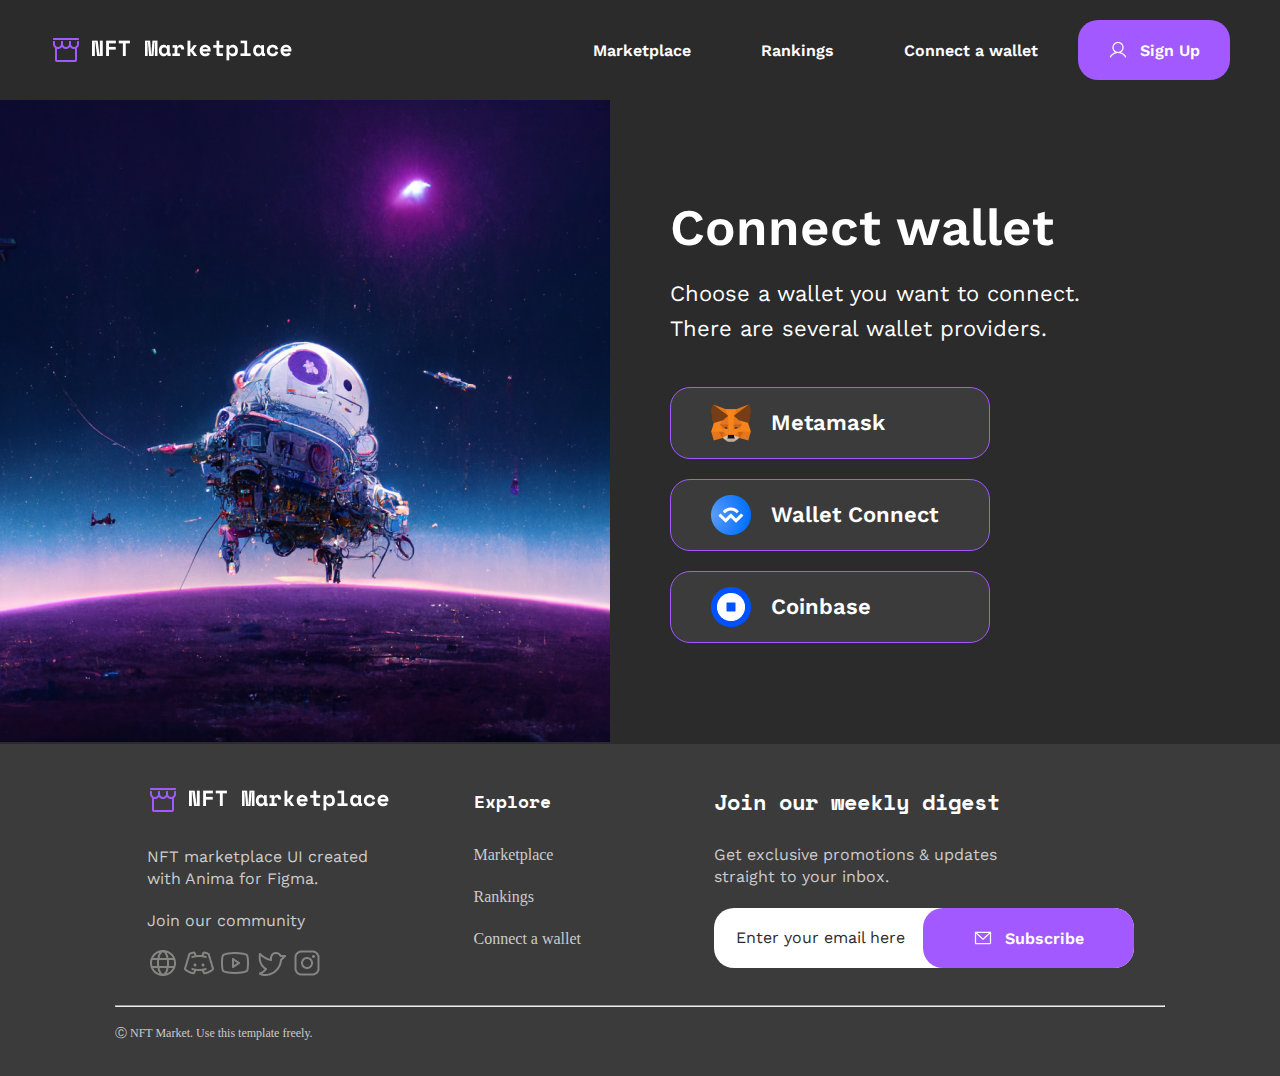
<file: ConnectWallet.html>
<!DOCTYPE html>
<html lang="en">
<head>
    <meta charset="UTF-8">
    <meta name="viewport" content="width=device-width, initial-scale=1.0">
    <title>Document</title>
    <link rel="stylesheet" href="./styles.css">
</head>
<body>
    
        <!-- nav -->
        <nav class="navigation">
           
            <!-- logo -->
            <a href="./index.html">
                <div class="navLogo">
                      <img src="./assets/Storefront.png" >
                    <img src="./assets/NFT Marketplace.png">
                  </div>  
              </a>
      
      
              <!-- nav menu -->
              <div class="navMenu">
                  <a href="Marketplace.html">Marketplace</a>
                  <a href="./Ranking.html">Rankings</a>
                  <a href="ConnectWallet.html">Connect a wallet</a>
                 
                  <a href="./LogIn.html"> 
                      <button class="button">
                          <img src="./icons/User.png">Sign Up
                      </button>
                  </a>    
              </div>
    
    
            
            <!-- burger menu -->
            <img src="./icons/Burger Menu.png"  class="burgerMenu">
            <!-- end nav menu -->
    
        </nav>
        <!-- end nav -->


        
    <main>

        <div class="mainSection">
            <img class="ConnectMainImg" src="./assets/connectPageImage.png" >

            <div class="connectAWallet">

                <div class="headlineSubhead">

                    <h2 class="marketHeading">Connect wallet</h2>

                    <p class="SectionSubhead">Choose a wallet you want to connect. <br>There are several wallet providers.</p>
                </div>


                <div class="walletOptions">

                    <a href="https://www.animaapp.com/?utm_source=figma-samples&utm_campaign=figma-nftmarket&utm_medium=figma-samples" target="_blank">

                        <div class="coins">
                            <img src="./icons/Metamask.png">
                        Metamask
                        </div>

                    </a>

                    <a href="https://www.animaapp.com/?utm_source=figma-samples&utm_campaign=figma-nftmarket&utm_medium=figma-samples" target="_blank">

                    <div class="coins">
                            <img src="./icons/WalletConnect.png">
                        Wallet Connect
                        </div>

                    </a>

                    <a href="https://www.animaapp.com/?utm_source=figma-samples&utm_campaign=figma-nftmarket&utm_medium=figma-samples" target="_blank">

                        <div class="coins">
                            <img src="./icons/Coinbase.png">
                            Coinbase
                        </div>
                    </a>
                

                    

                

                </div>




            </div>     
        </div>
      



    </main>
        

    <footer>
        

        <div class="footerInfo">

            <div class="NFTMarketplaceInfo">

                <div class="navLogo">
                    <img src="./assets/Storefront.png" >
                  <img src="./assets/NFT Marketplace.png">
                </div>  

                <div class="footerAdditionalInfo">

                    <p class="Nft">
                        NFT marketplace UI created with Anima for Figma.
                    </p>

                    <div class="community">

                        <span class="CommHeader">Join our community</span>

                        
                    <div class="webLinks">

                        <div class="icons">

                            <a href="https://www.animaapp.com/" target="_blank">
                                <img src="./icons/Globe.png" alt="">
                            </a>
                            <a href="https://discord.com/invite/eQxkYTNxSp" target="_blank">
                                <img src="./icons/DiscordLogo.png" alt="">
                            </a>

                            <a href="https://www.youtube.com/channel/UCXqr0Ca-b73rU9zcpSBJ5cw" target="_blank">
                                <img src="./icons/YoutubeLogo.png" alt="">
                            </a>
                            <a href="https://twitter.com/animaapp?lang=en" target="_blank">
                                <img src="./icons/TwitterLogo.png" alt="">
                            </a>

                            <a href="https://www.instagram.com/animaapp/?hl=en" target="_blank">
                                <img src="./icons/InstagramLogo.png" alt="">
                            </a>

                        </div>
                    </div>


                    </div>


                </div>

            </div>

            <div class="Explore">

                <h5 class="explre">
                    Explore
                </h5>

                <div class="pages">

                    <a href="./Marketplace.html" class="footerSpan">
                        <span>Marketplace</span>
                    </a>

                    <a href="./Ranking.html" class="footerSpan">
                        <span>Rankings</span>
                    </a>

                    <a href="./ConnectWallet.html" class="footerSpan">
                        <span >Connect a wallet</span>
                    </a>
                </div>


            </div>

            <div class="footerSubscribe">

                <h5 class="Explore">Join our weekly digest</h5>

                <div class="footerSubscInfo">

                    <p class="Nft">Get exclusive promotions & updates straight to your inbox.</p>

                    <form class="emailAndSubscribe" action="https://www.animaapp.com/?utm_source=figma-samples&utm_campaign=figma-nftmarket&utm_medium=figma-samples" target="_blank">
    
                        <input class="email" type="email" placeholder="Enter your email here">

                        <button type="submit" class="CTAbutton">
                           
                            <img src="./icons/EnvelopeSimple.png" alt="Envelope icon">
                            Subscribe
                        </button>
                    </form> 
 
                            
                    <form class="mobileEmailAndSubscribe" action="https://www.animaapp.com/?utm_source=figma-samples&utm_campaign=figma-nftmarket&utm_medium=figma-samples" target="_blank">

                        <input class="email" type="email" placeholder="Enter your email here">

                        <button type="submit" class="CTAbutton" id="subscribe">
                           
                            <img src="./icons/EnvelopeSimple.png" alt="Envelope icon">
                            Subscribe
                        </button>
                    </form> 
 
                </div>

                
            </div>


        </div>

    
        <div class="deviderdiv">
                   <hr class="devider">

            <span class="abbr">Ⓒ NFT Market. Use this template freely.</span>

        </div> 
     

    </footer>













</body>
</html>
</file>
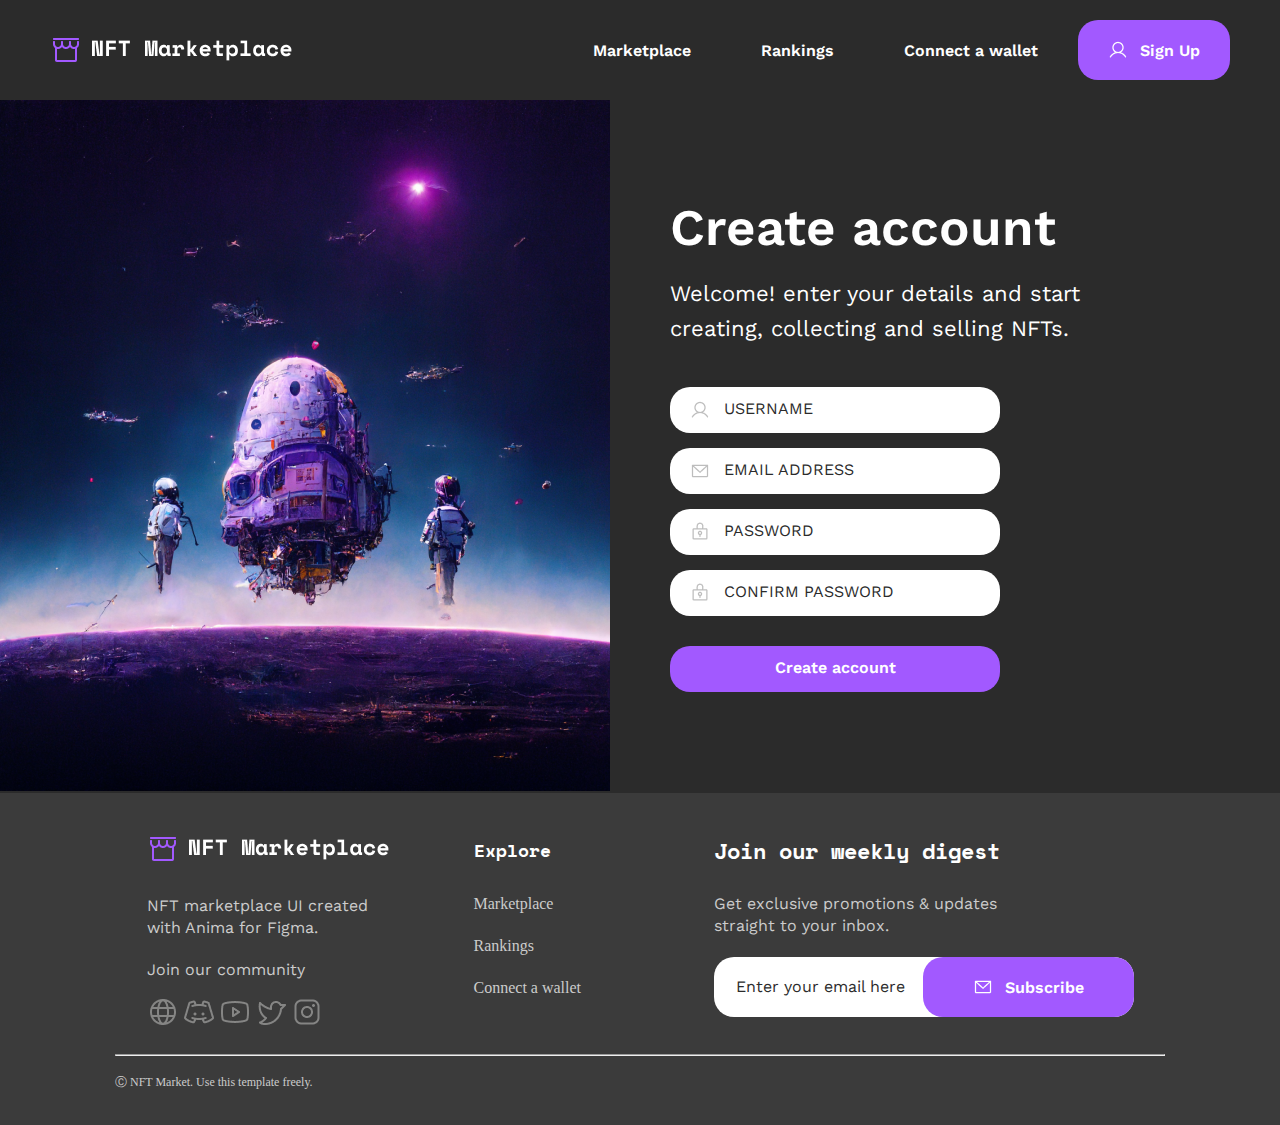
<file: LogIn.html>
<!DOCTYPE html>
<html lang="en">
<head>
    <meta charset="UTF-8">
    <meta name="viewport" content="width=device-width, initial-scale=1.0">
    <title>Document</title>
    <link rel="stylesheet" href="./styles.css">
</head>
<body>

    <!-- nav -->
    <nav class="navigation">
           
        <!-- logo -->
        <a href="./index.html">
            <div class="navLogo">
                  <img src="./assets/Storefront.png" >
                <img src="./assets/NFT Marketplace.png">
              </div>  
          </a>
  
  
          <!-- nav menu -->
          <div class="navMenu">
              <a href="Marketplace.html">Marketplace</a>
              <a href="./Ranking.html">Rankings</a>
              <a href="ConnectWallet.html">Connect a wallet</a>
             
              <a href="./LogIn.html"> 
                  <button class="button">
                      <img src="./icons/User.png">Sign Up
                  </button>
              </a>    
          </div>


        
        <!-- burger menu -->
        <img src="./icons/Burger Menu.png"  class="burgerMenu">
        <!-- end nav menu -->

    </nav>
    <!-- end nav -->

    
    <main>

        <div class="mainSection">
            <img class="mainImg" src="./assets/logIn.png" >

            <div class="loginsection">

                <div class="headlineSubhead">

                    <h2 class="marketHeading">Create account</h2>

                    <p class="SectionSubhead"> Welcome! enter your details and start <br>
                         creating, collecting and selling NFTs.</p>
                </div>


                <div class="formsAndButton">

             
                <form class="typeforms">

                    <div class="SingInInputDiv">
                                            
                        <img src="./icons/UserGrey.png" alt="">
                        <input type="text" placeholder="Username">

                    </div>

                    <div class="SingInInputDiv">
                                            
                        <img src="./icons/EnvelopeSimple Grey.png" alt="">
                        <input type="email" placeholder="Email Address">

                    </div>

                    <div class="SingInInputDiv">
                                            
                        <img src="./icons/LockKey (1).png" alt="">
                        <input type="email" placeholder="Password" required>

                    </div>

                    <div class="SingInInputDiv">
                                            
                        <img src="./icons/LockKey (1).png" alt="">
                        <input type="email" placeholder="Confirm Password" required>

                    </div>

            
                </form>
                <button class="createAccount">
                    Create account
                </button>
   </div>
             
        </div>
      



    </main>
       
    
    <footer>
        

        <div class="footerInfo">

            <div class="NFTMarketplaceInfo">

                <div class="navLogo">
                    <img src="./assets/Storefront.png" >
                  <img src="./assets/NFT Marketplace.png">
                </div>  

                <div class="footerAdditionalInfo">

                    <p class="Nft">
                        NFT marketplace UI created with Anima for Figma.
                    </p>

                    <div class="community">

                        <span class="CommHeader">Join our community</span>

                        
                    <div class="webLinks">

                        <div class="icons">

                            <a href="https://www.animaapp.com/" target="_blank">
                                <img src="./icons/Globe.png" alt="">
                            </a>
                            <a href="https://discord.com/invite/eQxkYTNxSp" target="_blank">
                                <img src="./icons/DiscordLogo.png" alt="">
                            </a>

                            <a href="https://www.youtube.com/channel/UCXqr0Ca-b73rU9zcpSBJ5cw" target="_blank">
                                <img src="./icons/YoutubeLogo.png" alt="">
                            </a>
                            <a href="https://twitter.com/animaapp?lang=en" target="_blank">
                                <img src="./icons/TwitterLogo.png" alt="">
                            </a>

                            <a href="https://www.instagram.com/animaapp/?hl=en" target="_blank">
                                <img src="./icons/InstagramLogo.png" alt="">
                            </a>

                        </div>
                    </div>


                    </div>


                </div>

            </div>

            <div class="Explore">

                <h5 class="explre">
                    Explore
                </h5>

                <div class="pages">

                    <a href="./Marketplace.html" class="footerSpan">
                        <span>Marketplace</span>
                    </a>

                    <a href="./Ranking.html" class="footerSpan">
                        <span>Rankings</span>
                    </a>

                    <a href="./ConnectWallet.html" class="footerSpan">
                        <span >Connect a wallet</span>
                    </a>
                </div>


            </div>

            <div class="footerSubscribe">

                <h5 class="Explore">Join our weekly digest</h5>

                <div class="footerSubscInfo">

                    <p class="Nft">Get exclusive promotions & updates straight to your inbox.</p>

                    <form class="emailAndSubscribe" action="https://www.animaapp.com/?utm_source=figma-samples&utm_campaign=figma-nftmarket&utm_medium=figma-samples" target="_blank">
    
                        <input class="email" type="email" placeholder="Enter your email here">

                        <button type="submit" class="CTAbutton">
                           
                            <img src="./icons/EnvelopeSimple.png" alt="Envelope icon">
                            Subscribe
                        </button>
                    </form> 
 
                            
                    <form class="mobileEmailAndSubscribe" action="https://www.animaapp.com/?utm_source=figma-samples&utm_campaign=figma-nftmarket&utm_medium=figma-samples" target="_blank">

                        <input class="email" type="email" placeholder="Enter your email here">

                        <button type="submit" class="CTAbutton" id="subscribe">
                           
                            <img src="./icons/EnvelopeSimple.png" alt="Envelope icon">
                            Subscribe
                        </button>
                    </form> 
 
                </div>

                
            </div>


        </div>

    
        <div class="deviderdiv">
                   <hr class="devider">

            <span class="abbr">Ⓒ NFT Market. Use this template freely.</span>

        </div> 
     

    </footer>



    
</body>
</html>
</file>
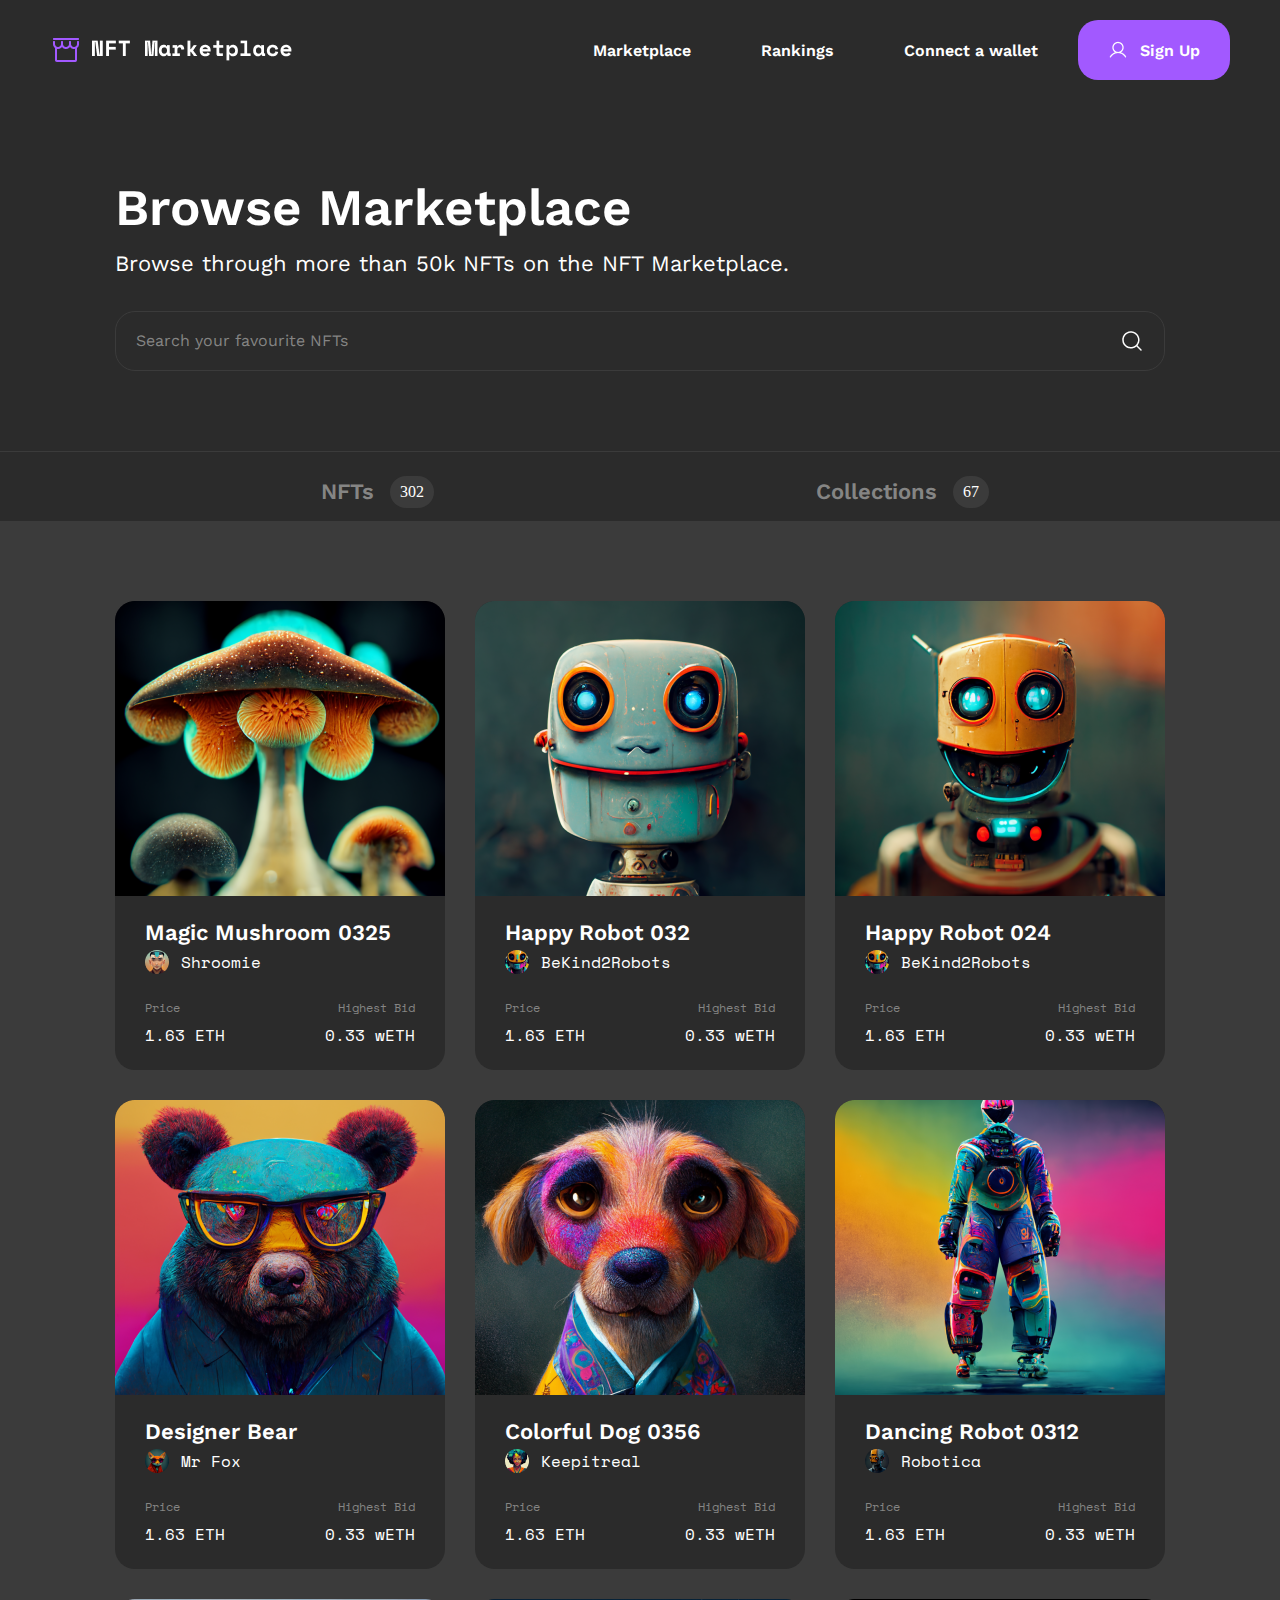
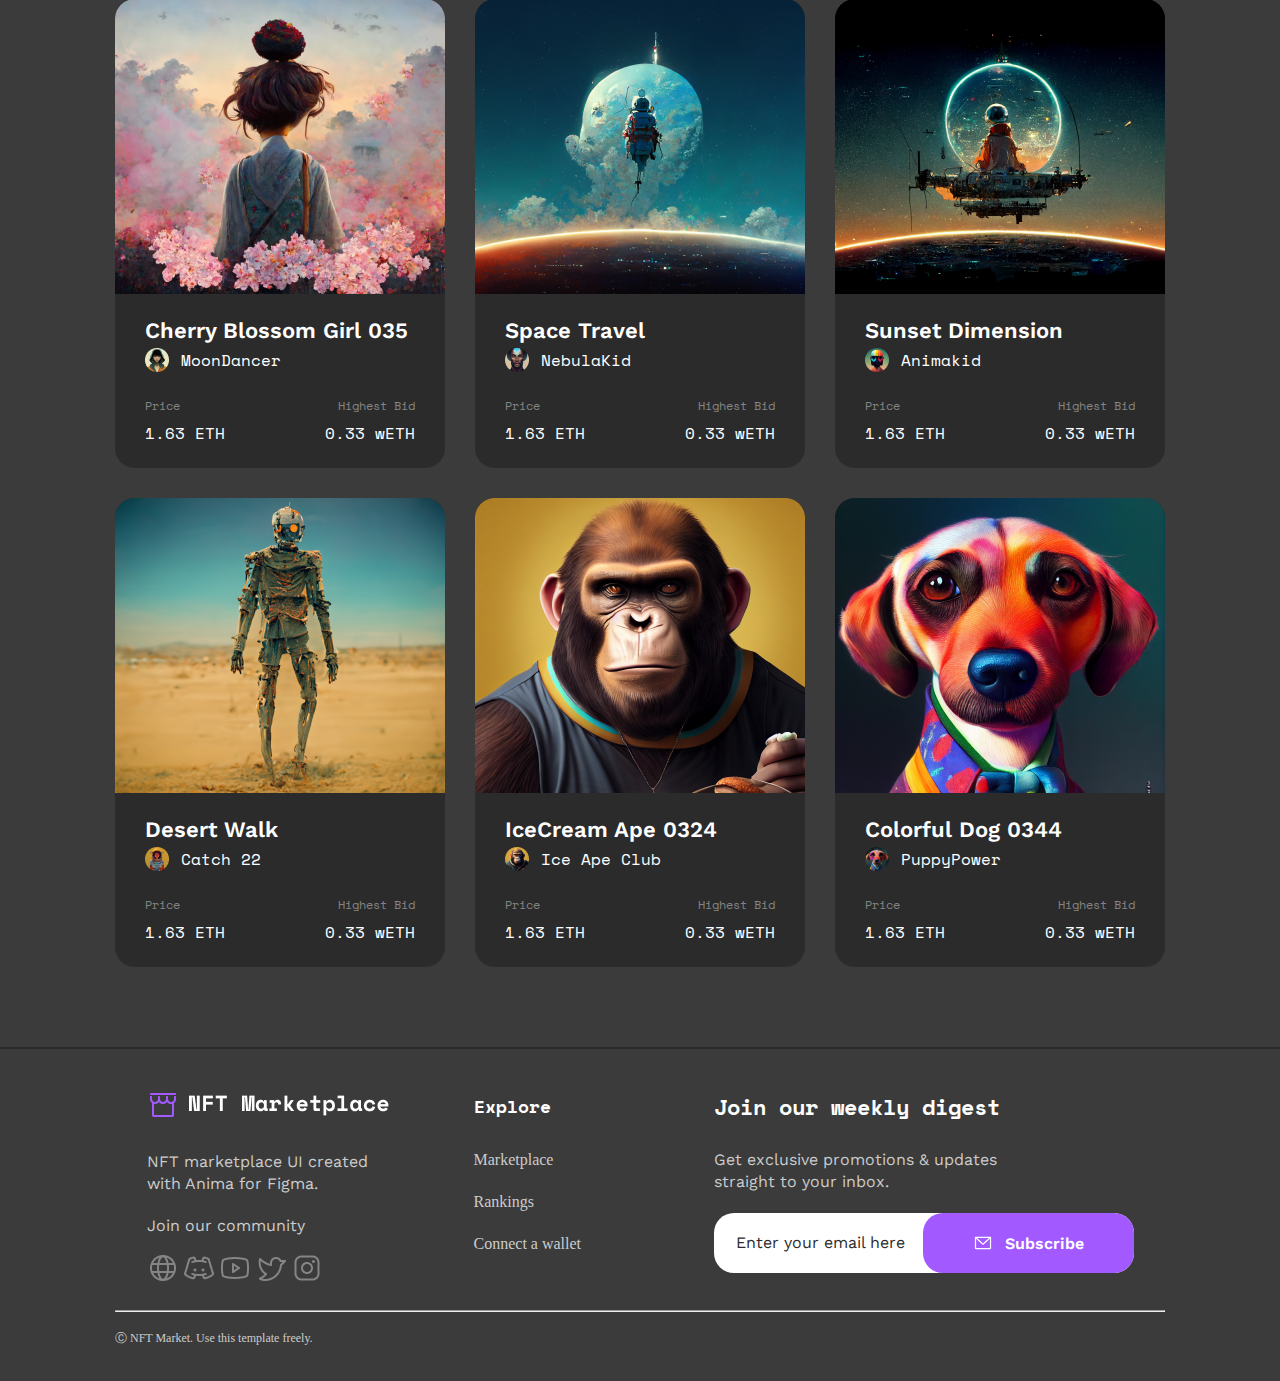
<file: Marketplace.html>
<!DOCTYPE html>
<html lang="en">
<head>
    <meta charset="UTF-8">
    <meta name="viewport" content="width=device-width, initial-scale=1.0">
    <title>Document</title>
    <link rel="stylesheet" href="./styles.css">
</head>
<body>
           
    <!-- header -->
    <header>

        <!-- nav -->
        <nav class="navigation">
           
            <!-- logo -->
            <a href="./index.html">
                <div class="navLogo">
                      <img src="./assets/Storefront.png" >
                    <img src="./assets/NFT Marketplace.png">
                  </div>  
              </a>
      
      
              <!-- nav menu -->
              <div class="navMenu">
                  <a href="Marketplace.html">Marketplace</a>
                  <a href="./Ranking.html">Rankings</a>
                  <a href="ConnectWallet.html">Connect a wallet</a>
                 
                  <a href="./LogIn.html"> 
                      <button class="button">
                          <img src="./icons/User.png">Sign Up
                      </button>
                  </a>    
              </div>
  
  
            
            <!-- burger menu -->
            <img src="./icons/Burger Menu.png"  class="burgerMenu">
            <!-- end nav menu -->
  
        </nav>
        <!-- end nav -->
    
    </header>
    <!-- end header -->


    <main>

        <div class="Section">

            <div class="headlineAndSubhead">
        
                <div class="heading">
        
                    <h2 class="ArtistName">Browse Marketplace</h2>
                    <p class="SectionSubhead">Browse through more than 50k NFTs on the NFT Marketplace.</p>
        
                </div>
        
                <div class="tableheader">
        
                    <span class="marketSearch">Search your favourite NFTs</span>
                    <img src="./icons/MagnifyingGlass.png" alt="Search">
        
                </div>
            </div>            
        
        </div>

        
        <!-- frame249 -->
        <div class="frame249">


            <div class="frame247">

                <!-- 1 -->
                <input type="radio" class="tabs__radio" name="tabs-example" id="tab1" checked>
                
                <label for="tab1" class="tabsLabel2">NFTs <span class="navNumber">302</span></label>


                <!-- 2 -->
                <input type="radio" class="tabs__radio" name="tabs-example" id="tab2" checked>
                
                <label for="tab2" class="tabsLabel2">Collections <span class="navNumber">67</span></label>


               
            </div>

            <div class="frame247Mob">

                <!-- 1 -->
                <input type="radio" class="tabs__radio" name="tabs-example" id="tab1" checked>
                
                <label for="tab1" class="tabsLabel2">NFTs <span class="navNumber">302</span></label>


                <!-- 2 -->
                <input type="radio" class="tabs__radio" name="tabs-example" id="tab2" checked>
                
                <label for="tab2" class="tabsLabel2">Collections <span class="navNumber">67</span></label>


               
            </div>


        </div>

        
        <!-- discover more nfts -->
        <div class="nftbg">

            <div class="Section">
    
                
    
                    <div class="artistcardsRowmob">
    
                        <div class="NFTCardRow2">
    
    
    
                            
                            <a href="./NFTpage.html">
    
                                <div class="NFTCardArtPage">
    
                                    <img src="./NFT Marketplace Template - Create an NFT website in minutes (Community) (Copy) (Copy) (17)/NFT Marketplace Template - Create an NFT website in minutes (Community) (Copy) (Copy) (18)/Image.png">
    
                                    <div class="NFTArtsInfo">
    
                                        <div class="NFTArts">
    
                                            <h5 class="highlitedNFTCardName">Magic Mushroom 0325</h5>
    
                                            <div class="NFTArtsAvatar">
                                                <img src="./NFT Marketplace Template - Create an NFT website in minutes (Community) (Copy) (Copy) (19)/Avatar Placeholder.png" >
    
                                                <span class="artist">Shroomie</span>
                                            </div>
    
                                        </div>
    
    
                                        <div class="NFTAdditionalInfo">
    
                                            <div class="Price">
                                                <span class="caption">Price</span>
                                                
                                                <span class="base">1.63 ETH</span>
                                            </div>
    
                                            <div class="HighestBid">
    
                                                    <span class="caption">Highest Bid</span>
                                                    
                                                    <span class="base">0.33 wETH</span>
                                            
                                            </div>
                                        </div>
    
                                    </div>
                                </div>
    
                            </a>
    
                            <a href="./NFTpage.html">
    
                                <div class="NFTCardArtPage">
    
                                    <img src="./NFT Marketplace Template - Create an NFT website in minutes (Community) (Copy) (Copy) (17)/NFT Marketplace Template - Create an NFT website in minutes (Community) (Copy) (Copy) (18)/Image-1.png">
    
                                    <div class="NFTArtsInfo">
    
                                        <div class="NFTArts">
    
                                            <h5 class="highlitedNFTCardName">Happy Robot 032</h5>
    
                                            <div class="NFTArtsAvatar">
                                                <img src="./NFT Marketplace Template - Create an NFT website in minutes (Community) (Copy) (Copy) (19)/Avatar Placeholder-1.png" >
    
                                                <span class="artist">BeKind2Robots</span>
                                            </div>
    
                                        </div>
    
    
                                        <div class="NFTAdditionalInfo">
    
                                            <div class="Price">
                                                <span class="caption">Price</span>
                                                
                                                <span class="base">1.63 ETH</span>
                                            </div>
    
                                            <div class="HighestBid">
    
                                                    <span class="caption">Highest Bid</span>
                                                    
                                                    <span class="base">0.33 wETH</span>
                                            
                                            </div>
                                        </div>
    
                                    </div>
                                </div>
    
                            </a>
    
                        
    
                            <a href="./NFTpage.html">
    
                                <div class="NFTCardArtPage">
    
                                    <img src="./NFT Marketplace Template - Create an NFT website in minutes (Community) (Copy) (Copy) (17)/NFT Marketplace Template - Create an NFT website in minutes (Community) (Copy) (Copy) (18)/Image-2.png">
    
                                    <div class="NFTArtsInfo">
    
                                        <div class="NFTArts">
    
                                            <h5 class="highlitedNFTCardName">Happy Robot 024</h5>
    
                                            <div class="NFTArtsAvatar">
                                                <img src="./NFT Marketplace Template - Create an NFT website in minutes (Community) (Copy) (Copy) (19)/Avatar Placeholder-2.png" >
    
                                                <span class="artist">BeKind2Robots</span>
                                            </div>
    
                                        </div>
    
    
                                        <div class="NFTAdditionalInfo">
    
                                            <div class="Price">
                                                <span class="caption">Price</span>
                                                
                                                <span class="base">1.63 ETH</span>
                                            </div>
    
                                            <div class="HighestBid">
    
                                                    <span class="caption">Highest Bid</span>
                                                    
                                                    <span class="base">0.33 wETH</span>
                                            
                                            </div>
                                        </div>
    
                                    </div>
                                </div>
    
                            </a>
    
                            <a href="./NFTpage.html">
    
                                <div class="NFTCardArtPage">
    
                                    <img src="./NFT Marketplace Template - Create an NFT website in minutes (Community) (Copy) (Copy) (17)/NFT Marketplace Template - Create an NFT website in minutes (Community) (Copy) (Copy) (18)/Image Placeholder (8).png">
    
                                    <div class="NFTArtsInfo">
    
                                        <div class="NFTArts">
    
                                            <h5 class="highlitedNFTCardName">Designer Bear</h5>
    
                                            <div class="NFTArtsAvatar">
                                                <img src="./NFT Marketplace Template - Create an NFT website in minutes (Community) (Copy) (Copy) (19)/Avatar Placeholder-3.png" >
    
                                                <span class="artist">Mr Fox</span>
                                            </div>
    
                                        </div>
    
    
                                        <div class="NFTAdditionalInfo">
    
                                            <div class="Price">
                                                <span class="caption">Price</span>
                                                
                                                <span class="base">1.63 ETH</span>
                                            </div>
    
                                            <div class="HighestBid">
    
                                                    <span class="caption">Highest Bid</span>
                                                    
                                                    <span class="base">0.33 wETH</span>
                                            
                                            </div>
                                        </div>
    
                                    </div>
                                </div>
                            
                            </a>
                        
                            <a href="./NFTpage.html">
    
                                <div class="NFTCardArtPage">
    
                                    <img src="./NFT Marketplace Template - Create an NFT website in minutes (Community) (Copy) (Copy) (17)/NFT Marketplace Template - Create an NFT website in minutes (Community) (Copy) (Copy) (18)/Image Placeholder (7).png">
    
                                    <div class="NFTArtsInfo">
    
                                        <div class="NFTArts">
    
                                            <h5 class="highlitedNFTCardName">Colorful Dog 0356</h5>
    
                                            <div class="NFTArtsAvatar">
                                                <img src="./NFT Marketplace Template - Create an NFT website in minutes (Community) (Copy) (Copy) (19)/Avatar Placeholder-4.png" >
    
                                                <span class="artist">Keepitreal</span>
                                            </div>
    
                                        </div>
    
    
                                        <div class="NFTAdditionalInfo">
    
                                            <div class="Price">
                                                <span class="caption">Price</span>
                                                
                                                <span class="base">1.63 ETH</span>
                                            </div>
    
                                            <div class="HighestBid">
    
                                                    <span class="caption">Highest Bid</span>
                                                    
                                                    <span class="base">0.33 wETH</span>
                                            
                                            </div>
                                        </div>
    
                                    </div>
                                </div>
    
                            </a>
            
            
                        </div>
    
        
                    </div> 
    
    
                    <div class="artistCardTablet">
    
                        <div class="NFTCardRow">
    
                           
                            <a href="./NFTpage.html">
    
                                <div class="NFTCardArtPage">
    
                                    <img src="./NFT Marketplace Template - Create an NFT website in minutes (Community) (Copy) (Copy) (17)/NFT Marketplace Template - Create an NFT website in minutes (Community) (Copy) (Copy) (18)/Image.png">
    
                                    <div class="NFTArtsInfo">
    
                                        <div class="NFTArts">
    
                                            <h5 class="highlitedNFTCardName">Magic Mushroom 0325</h5>
    
                                            <div class="NFTArtsAvatar">
                                                <img src="./NFT Marketplace Template - Create an NFT website in minutes (Community) (Copy) (Copy) (19)/Avatar Placeholder.png" >
    
                                                <span class="artist">Shroomie</span>
                                            </div>
    
                                        </div>
    
    
                                        <div class="NFTAdditionalInfo">
    
                                            <div class="Price">
                                                <span class="caption">Price</span>
                                                
                                                <span class="base">1.63 ETH</span>
                                            </div>
    
                                            <div class="HighestBid">
    
                                                    <span class="caption">Highest Bid</span>
                                                    
                                                    <span class="base">0.33 wETH</span>
                                            
                                            </div>
                                        </div>
    
                                    </div>
                                </div>
    
                            </a>
    
                            <a href="./NFTpage.html">
    
                                <div class="NFTCardArtPage">
    
                                    <img src="./NFT Marketplace Template - Create an NFT website in minutes (Community) (Copy) (Copy) (17)/NFT Marketplace Template - Create an NFT website in minutes (Community) (Copy) (Copy) (18)/Image-1.png">
    
                                    <div class="NFTArtsInfo">
    
                                        <div class="NFTArts">
    
                                            <h5 class="highlitedNFTCardName">Happy Robot 032</h5>
    
                                            <div class="NFTArtsAvatar">
                                                <img src="./NFT Marketplace Template - Create an NFT website in minutes (Community) (Copy) (Copy) (19)/Avatar Placeholder-1.png" >
    
                                                <span class="artist">BeKind2Robots</span>
                                            </div>
    
                                        </div>
    
    
                                        <div class="NFTAdditionalInfo">
    
                                            <div class="Price">
                                                <span class="caption">Price</span>
                                                
                                                <span class="base">1.63 ETH</span>
                                            </div>
    
                                            <div class="HighestBid">
    
                                                    <span class="caption">Highest Bid</span>
                                                    
                                                    <span class="base">0.33 wETH</span>
                                            
                                            </div>
                                        </div>
    
                                    </div>
                                </div>
    
                            </a>
    
                        </div>
    
    
                        
                        <div class="NFTCardRow">
    
                            <a href="./NFTpage.html">
    
                                <div class="NFTCardArtPage">
    
                                    <img src="./NFT Marketplace Template - Create an NFT website in minutes (Community) (Copy) (Copy) (17)/NFT Marketplace Template - Create an NFT website in minutes (Community) (Copy) (Copy) (18)/Image-2.png">
    
                                    <div class="NFTArtsInfo">
    
                                        <div class="NFTArts">
    
                                            <h5 class="highlitedNFTCardName">Happy Robot 024</h5>
    
                                            <div class="NFTArtsAvatar">
                                                <img src="./NFT Marketplace Template - Create an NFT website in minutes (Community) (Copy) (Copy) (19)/Avatar Placeholder-2.png" >
    
                                                <span class="artist">BeKind2Robots</span>
                                            </div>
    
                                        </div>
    
    
                                        <div class="NFTAdditionalInfo">
    
                                            <div class="Price">
                                                <span class="caption">Price</span>
                                                
                                                <span class="base">1.63 ETH</span>
                                            </div>
    
                                            <div class="HighestBid">
    
                                                    <span class="caption">Highest Bid</span>
                                                    
                                                    <span class="base">0.33 wETH</span>
                                            
                                            </div>
                                        </div>
    
                                    </div>
                                </div>
    
                            </a>
    
    
                            <a href="./NFTpage.html">
                            
                                <div class="NFTCardArtPage">

                                    <img src="./NFT Marketplace Template - Create an NFT website in minutes (Community) (Copy) (Copy) (17)/NFT Marketplace Template - Create an NFT website in minutes (Community) (Copy) (Copy) (18)/Image Placeholder (8).png">

                                    <div class="NFTArtsInfo">

                                        <div class="NFTArts">

                                            <h5 class="highlitedNFTCardName">Designer Bear</h5>

                                            <div class="NFTArtsAvatar">
                                                <img src="./NFT Marketplace Template - Create an NFT website in minutes (Community) (Copy) (Copy) (19)/Avatar Placeholder-3.png" >

                                                <span class="artist">Mr Fox</span>
                                            </div>

                                        </div>


                                        <div class="NFTAdditionalInfo">

                                            <div class="Price">
                                                <span class="caption">Price</span>
                                                
                                                <span class="base">1.63 ETH</span>
                                            </div>

                                            <div class="HighestBid">

                                                    <span class="caption">Highest Bid</span>
                                                    
                                                    <span class="base">0.33 wETH</span>
                                            
                                            </div>
                                        </div>

                                    </div>
                                </div>
                            
                            </a>
                        
    
                        </div>
                        
                        <div class="NFTCardRow">
    
                            <a href="./NFTpage.html">
    
                                <div class="NFTCardArtPage">
    
                                    <img src="./NFT Marketplace Template - Create an NFT website in minutes (Community) (Copy) (Copy) (17)/NFT Marketplace Template - Create an NFT website in minutes (Community) (Copy) (Copy) (18)/Image Placeholder (7).png">
    
                                    <div class="NFTArtsInfo">
    
                                        <div class="NFTArts">
    
                                            <h5 class="highlitedNFTCardName">Colorful Dog 0356</h5>
    
                                            <div class="NFTArtsAvatar">
                                                <img src="./NFT Marketplace Template - Create an NFT website in minutes (Community) (Copy) (Copy) (19)/Avatar Placeholder-4.png" >
    
                                                <span class="artist">Keepitreal</span>
                                            </div>
    
                                        </div>
    
    
                                        <div class="NFTAdditionalInfo">
    
                                            <div class="Price">
                                                <span class="caption">Price</span>
                                                
                                                <span class="base">1.63 ETH</span>
                                            </div>
    
                                            <div class="HighestBid">
    
                                                    <span class="caption">Highest Bid</span>
                                                    
                                                    <span class="base">0.33 wETH</span>
                                            
                                            </div>
                                        </div>
    
                                    </div>
                                </div>
    
                            </a>
    
                        
                            <a href="./NFTpage.html">
    
                                <div class="NFTCardArtPage">
    
                                    <img src="./NFT Marketplace Template - Create an NFT website in minutes (Community) (Copy) (Copy) (17)/NFT Marketplace Template - Create an NFT website in minutes (Community) (Copy) (Copy) (18)/Image Placeholder (6).png">
    
                                    <div class="NFTArtsInfo">
    
                                        <div class="NFTArts">
    
                                            <h5 class="highlitedNFTCardName">Dancing Robot 0312</h5>
    
                                            <div class="NFTArtsAvatar">
                                                <img src="./NFT Marketplace Template - Create an NFT website in minutes (Community) (Copy) (Copy) (19)/Avatar Placeholder-5.png" >
    
                                                <span class="artist">Robotica</span>
                                            </div>
    
                                        </div>
    
    
                                        <div class="NFTAdditionalInfo">
    
                                            <div class="Price">
                                                <span class="caption">Price</span>
                                                
                                                <span class="base">1.63 ETH</span>
                                            </div>
    
                                            <div class="HighestBid">
    
                                                    <span class="caption">Highest Bid</span>
                                                    
                                                    <span class="base">0.33 wETH</span>
                                            
                                            </div>
                                        </div>
    
                                    </div>
                                </div>
    
                            </a>
    
                        
    
                        </div>
    
                        <div class="NFTCardRow">
    
                            <a href="./NFTpage.html">
    
                                <div class="NFTCardArtPage">
    
                                    <img src="./NFT Marketplace Template - Create an NFT website in minutes (Community) (Copy) (Copy) (17)/NFT Marketplace Template - Create an NFT website in minutes (Community) (Copy) (Copy) (18)/Image-3.png">
    
                                    <div class="NFTArtsInfo">
    
                                        <div class="NFTArts">
    
                                            <h5 class="highlitedNFTCardName">Cherry Blossom Girl 035</h5>
    
                                            <div class="NFTArtsAvatar">
                                                <img src="./NFT Marketplace Template - Create an NFT website in minutes (Community) (Copy) (Copy) (19)/Avatar Placeholder-6.png" >
    
                                                <span class="artist">MoonDancer</span>
                                            </div>
    
                                        </div>
    
    
                                        <div class="NFTAdditionalInfo">
    
                                            <div class="Price">
                                                <span class="caption">Price</span>
                                                
                                                <span class="base">1.63 ETH</span>
                                            </div>
    
                                            <div class="HighestBid">
    
                                                    <span class="caption">Highest Bid</span>
                                                    
                                                    <span class="base">0.33 wETH</span>
                                            
                                            </div>
                                        </div>
    
                                    </div>
                                </div>
    
                            </a>
    
                        
                            <a href="./NFTpage.html">
    
                                <div class="NFTCardArtPage">
    
                                    <img src="./NFT Marketplace Template - Create an NFT website in minutes (Community) (Copy) (Copy) (17)/NFT Marketplace Template - Create an NFT website in minutes (Community) (Copy) (Copy) (18)/Image Placeholder.png">
    
                                    <div class="NFTArtsInfo">
    
                                        <div class="NFTArts">
    
                                            <h5 class="highlitedNFTCardName">Space Travel</h5>
    
                                            <div class="NFTArtsAvatar">
                                                <img src="./NFT Marketplace Template - Create an NFT website in minutes (Community) (Copy) (Copy) (19)/Avatar Placeholder-7.png" >
    
                                                <span class="artist">NebulaKid</span>
                                            </div>
    
                                        </div>
    
    
                                        <div class="NFTAdditionalInfo">
    
                                            <div class="Price">
                                                <span class="caption">Price</span>
                                                
                                                <span class="base">1.63 ETH</span>
                                            </div>
    
                                            <div class="HighestBid">
    
                                                    <span class="caption">Highest Bid</span>
                                                    
                                                    <span class="base">0.33 wETH</span>
                                            
                                            </div>
                                        </div>
    
                                    </div>
                                </div>
    
                            </a>
    
                        
    
                        </div>
    
    
                    </div>
    
    
    
    
    
                    <div class="ArtistCards">
    
    
                        <div class="NFTCardRow">
    
                            <a href="./NFTpage.html">
    
                                <div class="NFTCardArtPage">
    
                                    <img src="./NFT Marketplace Template - Create an NFT website in minutes (Community) (Copy) (Copy) (17)/NFT Marketplace Template - Create an NFT website in minutes (Community) (Copy) (Copy) (18)/Image.png">
    
                                    <div class="NFTArtsInfo">
    
                                        <div class="NFTArts">
    
                                            <h5 class="highlitedNFTCardName">Magic Mushroom 0325</h5>
    
                                            <div class="NFTArtsAvatar">
                                                <img src="./NFT Marketplace Template - Create an NFT website in minutes (Community) (Copy) (Copy) (19)/Avatar Placeholder.png" >
    
                                                <span class="artist">Shroomie</span>
                                            </div>
    
                                        </div>
    
    
                                        <div class="NFTAdditionalInfo">
    
                                            <div class="Price">
                                                <span class="caption">Price</span>
                                                
                                                <span class="base">1.63 ETH</span>
                                            </div>
    
                                            <div class="HighestBid">
    
                                                    <span class="caption">Highest Bid</span>
                                                    
                                                    <span class="base">0.33 wETH</span>
                                            
                                            </div>
                                        </div>
    
                                    </div>
                                </div>
    
                            </a>
    
                            <a href="./NFTpage.html">
    
                                <div class="NFTCardArtPage">
    
                                    <img src="./NFT Marketplace Template - Create an NFT website in minutes (Community) (Copy) (Copy) (17)/NFT Marketplace Template - Create an NFT website in minutes (Community) (Copy) (Copy) (18)/Image-1.png">
    
                                    <div class="NFTArtsInfo">
    
                                        <div class="NFTArts">
    
                                            <h5 class="highlitedNFTCardName">Happy Robot 032</h5>
    
                                            <div class="NFTArtsAvatar">
                                                <img src="./NFT Marketplace Template - Create an NFT website in minutes (Community) (Copy) (Copy) (19)/Avatar Placeholder-1.png" >
    
                                                <span class="artist">BeKind2Robots</span>
                                            </div>
    
                                        </div>
    
    
                                        <div class="NFTAdditionalInfo">
    
                                            <div class="Price">
                                                <span class="caption">Price</span>
                                                
                                                <span class="base">1.63 ETH</span>
                                            </div>
    
                                            <div class="HighestBid">
    
                                                    <span class="caption">Highest Bid</span>
                                                    
                                                    <span class="base">0.33 wETH</span>
                                            
                                            </div>
                                        </div>
    
                                    </div>
                                </div>
    
                            </a>
    
                        
    
                            <a href="./NFTpage.html">
    
                                <div class="NFTCardArtPage">
    
                                    <img src="./NFT Marketplace Template - Create an NFT website in minutes (Community) (Copy) (Copy) (17)/NFT Marketplace Template - Create an NFT website in minutes (Community) (Copy) (Copy) (18)/Image-2.png">
    
                                    <div class="NFTArtsInfo">
    
                                        <div class="NFTArts">
    
                                            <h5 class="highlitedNFTCardName">Happy Robot 024</h5>
    
                                            <div class="NFTArtsAvatar">
                                                <img src="./NFT Marketplace Template - Create an NFT website in minutes (Community) (Copy) (Copy) (19)/Avatar Placeholder-2.png" >
    
                                                <span class="artist">BeKind2Robots</span>
                                            </div>
    
                                        </div>
    
    
                                        <div class="NFTAdditionalInfo">
    
                                            <div class="Price">
                                                <span class="caption">Price</span>
                                                
                                                <span class="base">1.63 ETH</span>
                                            </div>
    
                                            <div class="HighestBid">
    
                                                    <span class="caption">Highest Bid</span>
                                                    
                                                    <span class="base">0.33 wETH</span>
                                            
                                            </div>
                                        </div>
    
                                    </div>
                                </div>
    
                            </a>
    
                            
    
    
                        </div>
    
    
                        <div class="NFTCardRow">
    
                            <a href="./NFTpage.html">
    
                                <div class="NFTCardArtPage">
    
                                    <img src="./NFT Marketplace Template - Create an NFT website in minutes (Community) (Copy) (Copy) (17)/NFT Marketplace Template - Create an NFT website in minutes (Community) (Copy) (Copy) (18)/Image Placeholder (8).png">
    
                                    <div class="NFTArtsInfo">
    
                                        <div class="NFTArts">
    
                                            <h5 class="highlitedNFTCardName">Designer Bear</h5>
    
                                            <div class="NFTArtsAvatar">
                                                <img src="./NFT Marketplace Template - Create an NFT website in minutes (Community) (Copy) (Copy) (19)/Avatar Placeholder-3.png" >
    
                                                <span class="artist">Mr Fox</span>
                                            </div>
    
                                        </div>
    
    
                                        <div class="NFTAdditionalInfo">
    
                                            <div class="Price">
                                                <span class="caption">Price</span>
                                                
                                                <span class="base">1.63 ETH</span>
                                            </div>
    
                                            <div class="HighestBid">
    
                                                    <span class="caption">Highest Bid</span>
                                                    
                                                    <span class="base">0.33 wETH</span>
                                            
                                            </div>
                                        </div>
    
                                    </div>
                                </div>
                            
                            </a>
                        
                            <a href="./NFTpage.html">
    
                                <div class="NFTCardArtPage">
    
                                    <img src="./NFT Marketplace Template - Create an NFT website in minutes (Community) (Copy) (Copy) (17)/NFT Marketplace Template - Create an NFT website in minutes (Community) (Copy) (Copy) (18)/Image Placeholder (7).png">
    
                                    <div class="NFTArtsInfo">
    
                                        <div class="NFTArts">
    
                                            <h5 class="highlitedNFTCardName">Colorful Dog 0356</h5>
    
                                            <div class="NFTArtsAvatar">
                                                <img src="./NFT Marketplace Template - Create an NFT website in minutes (Community) (Copy) (Copy) (19)/Avatar Placeholder-4.png" >
    
                                                <span class="artist">Keepitreal</span>
                                            </div>
    
                                        </div>
    
    
                                        <div class="NFTAdditionalInfo">
    
                                            <div class="Price">
                                                <span class="caption">Price</span>
                                                
                                                <span class="base">1.63 ETH</span>
                                            </div>
    
                                            <div class="HighestBid">
    
                                                    <span class="caption">Highest Bid</span>
                                                    
                                                    <span class="base">0.33 wETH</span>
                                            
                                            </div>
                                        </div>
    
                                    </div>
                                </div>
    
                            </a>
    
                        
                            <a href="./NFTpage.html">
    
                                <div class="NFTCardArtPage">
    
                                    <img src="./NFT Marketplace Template - Create an NFT website in minutes (Community) (Copy) (Copy) (17)/NFT Marketplace Template - Create an NFT website in minutes (Community) (Copy) (Copy) (18)/Image Placeholder (6).png">
    
                                    <div class="NFTArtsInfo">
    
                                        <div class="NFTArts">
    
                                            <h5 class="highlitedNFTCardName">Dancing Robot 0312</h5>
    
                                            <div class="NFTArtsAvatar">
                                                <img src="./NFT Marketplace Template - Create an NFT website in minutes (Community) (Copy) (Copy) (19)/Avatar Placeholder-5.png" >
    
                                                <span class="artist">Robotica</span>
                                            </div>
    
                                        </div>
    
    
                                        <div class="NFTAdditionalInfo">
    
                                            <div class="Price">
                                                <span class="caption">Price</span>
                                                
                                                <span class="base">1.63 ETH</span>
                                            </div>
    
                                            <div class="HighestBid">
    
                                                    <span class="caption">Highest Bid</span>
                                                    
                                                    <span class="base">0.33 wETH</span>
                                            
                                            </div>
                                        </div>
    
                                    </div>
                                </div>
    
                            </a>
    
                        </div>
                        
    
    
                        <div class="NFTCardRow">
    
                            <a href="./NFTpage.html">
    
                                <div class="NFTCardArtPage">
    
                                    <img src="./NFT Marketplace Template - Create an NFT website in minutes (Community) (Copy) (Copy) (17)/NFT Marketplace Template - Create an NFT website in minutes (Community) (Copy) (Copy) (18)/Image-3.png">
    
                                    <div class="NFTArtsInfo">
    
                                        <div class="NFTArts">
    
                                            <h5 class="highlitedNFTCardName">Cherry Blossom Girl 035</h5>
    
                                            <div class="NFTArtsAvatar">
                                                <img src="./NFT Marketplace Template - Create an NFT website in minutes (Community) (Copy) (Copy) (19)/Avatar Placeholder-6.png" >
    
                                                <span class="artist">MoonDancer</span>
                                            </div>
    
                                        </div>
    
    
                                        <div class="NFTAdditionalInfo">
    
                                            <div class="Price">
                                                <span class="caption">Price</span>
                                                
                                                <span class="base">1.63 ETH</span>
                                            </div>
    
                                            <div class="HighestBid">
    
                                                    <span class="caption">Highest Bid</span>
                                                    
                                                    <span class="base">0.33 wETH</span>
                                            
                                            </div>
                                        </div>
    
                                    </div>
                                </div>
    
                            </a>
    
                        
                            <a href="./NFTpage.html">
    
                                <div class="NFTCardArtPage">
    
                                    <img src="./NFT Marketplace Template - Create an NFT website in minutes (Community) (Copy) (Copy) (17)/NFT Marketplace Template - Create an NFT website in minutes (Community) (Copy) (Copy) (18)/Image Placeholder.png">
    
                                    <div class="NFTArtsInfo">
    
                                        <div class="NFTArts">
    
                                            <h5 class="highlitedNFTCardName">Space Travel</h5>
    
                                            <div class="NFTArtsAvatar">
                                                <img src="./NFT Marketplace Template - Create an NFT website in minutes (Community) (Copy) (Copy) (19)/Avatar Placeholder-7.png" >
    
                                                <span class="artist">NebulaKid</span>
                                            </div>
    
                                        </div>
    
    
                                        <div class="NFTAdditionalInfo">
    
                                            <div class="Price">
                                                <span class="caption">Price</span>
                                                
                                                <span class="base">1.63 ETH</span>
                                            </div>
    
                                            <div class="HighestBid">
    
                                                    <span class="caption">Highest Bid</span>
                                                    
                                                    <span class="base">0.33 wETH</span>
                                            
                                            </div>
                                        </div>
    
                                    </div>
                                </div>
    
                            </a>
    
                        
                            <a href="./NFTpage.html">
    
                                <div class="NFTCardArtPage">
    
                                    <img src="./NFT Marketplace Template - Create an NFT website in minutes (Community) (Copy) (Copy) (17)/NFT Marketplace Template - Create an NFT website in minutes (Community) (Copy) (Copy) (18)/Image Placeholder-1.png">
    
                                    <div class="NFTArtsInfo">
    
                                        <div class="NFTArts">
    
                                            <h5 class="highlitedNFTCardName">Sunset Dimension </h5>
    
                                            <div class="NFTArtsAvatar">
                                                <img src="./NFT Marketplace Template - Create an NFT website in minutes (Community) (Copy) (Copy) (19)/Avatar Placeholder-8.png" >
    
                                                <span class="artist">Animakid</span>
                                            </div>
    
                                        </div>
    
    
                                        <div class="NFTAdditionalInfo">
    
                                            <div class="Price">
                                                <span class="caption">Price</span>
                                                
                                                <span class="base">1.63 ETH</span>
                                            </div>
    
                                            <div class="HighestBid">
    
                                                    <span class="caption">Highest Bid</span>
                                                    
                                                    <span class="base">0.33 wETH</span>
                                            
                                            </div>
                                        </div>
    
                                    </div>
                                </div>
    
                            </a>
    
                        </div>
    
                        <div class="NFTCardRow">
    
                            <a href="./NFTpage.html">
    
                                <div class="NFTCardArtPage">
    
                                    <img src="./NFT Marketplace Template - Create an NFT website in minutes (Community) (Copy) (Copy) (17)/NFT Marketplace Template - Create an NFT website in minutes (Community) (Copy) (Copy) (18)/Image Placeholder-2.png">
    
                                    <div class="NFTArtsInfo">
    
                                        <div class="NFTArts">
    
                                            <h5 class="highlitedNFTCardName">Desert Walk</h5>
    
                                            <div class="NFTArtsAvatar">
                                                <img src="./NFT Marketplace Template - Create an NFT website in minutes (Community) (Copy) (Copy) (19)/Avatar Placeholder-9.png" >
    
                                                <span class="artist">Catch 22</span>
                                            </div>
    
                                        </div>
    
    
                                        <div class="NFTAdditionalInfo">
    
                                            <div class="Price">
                                                <span class="caption">Price</span>
                                                
                                                <span class="base">1.63 ETH</span>
                                            </div>
    
                                            <div class="HighestBid">
    
                                                    <span class="caption">Highest Bid</span>
                                                    
                                                    <span class="base">0.33 wETH</span>
                                            
                                            </div>
                                        </div>
    
                                    </div>
                                </div>
    
                            </a>
    
                        
                            <a href="./NFTpage.html">
    
                                <div class="NFTCardArtPage">
    
                                    <img src="./NFT Marketplace Template - Create an NFT website in minutes (Community) (Copy) (Copy) (17)/NFT Marketplace Template - Create an NFT website in minutes (Community) (Copy) (Copy) (18)/Image Placeholder-3.png">
    
                                    <div class="NFTArtsInfo">
    
                                        <div class="NFTArts">
    
                                            <h5 class="highlitedNFTCardName">IceCream Ape 0324</h5>
    
                                            <div class="NFTArtsAvatar">
                                                <img src="./NFT Marketplace Template - Create an NFT website in minutes (Community) (Copy) (Copy) (19)/Avatar Placeholder-10.png" >
    
                                                <span class="artist">Ice Ape Club</span>
                                            </div>
    
                                        </div>
    
    
                                        <div class="NFTAdditionalInfo">
    
                                            <div class="Price">
                                                <span class="caption">Price</span>
                                                
                                                <span class="base">1.63 ETH</span>
                                            </div>
    
                                            <div class="HighestBid">
    
                                                    <span class="caption">Highest Bid</span>
                                                    
                                                    <span class="base">0.33 wETH</span>
                                            
                                            </div>
                                        </div>
    
                                    </div>
                                </div>
    
                            </a>
    
                        
                            <a href="./NFTpage.html">
    
                                <div class="NFTCardArtPage">
    
                                    <img src="./NFT Marketplace Template - Create an NFT website in minutes (Community) (Copy) (Copy) (17)/NFT Marketplace Template - Create an NFT website in minutes (Community) (Copy) (Copy) (18)/Image Placeholder (5).png">
    
                                    <div class="NFTArtsInfo">
    
                                        <div class="NFTArts">
    
                                            <h5 class="highlitedNFTCardName">Colorful Dog 0344 </h5>
    
                                            <div class="NFTArtsAvatar">
                                                <img src="./NFT Marketplace Template - Create an NFT website in minutes (Community) (Copy) (Copy) (19)/Avatar Placeholder-11.png" >
    
                                                <span class="artist">PuppyPower</span>
                                            </div>
    
                                        </div>
    
    
                                        <div class="NFTAdditionalInfo">
    
                                            <div class="Price">
                                                <span class="caption">Price</span>
                                                
                                                <span class="base">1.63 ETH</span>
                                            </div>
    
                                            <div class="HighestBid">
    
                                                    <span class="caption">Highest Bid</span>
                                                    
                                                    <span class="base">0.33 wETH</span>
                                            
                                            </div>
                                        </div>
    
                                    </div>
                                </div>
    
                            </a>
    
                        </div>
    
                    </div>
    
                    </div>
    
            </div>







    </main>
    

    <footer>
        

        <div class="footerInfo">

            <div class="NFTMarketplaceInfo">

                <div class="navLogo">
                    <img src="./assets/Storefront.png" >
                  <img src="./assets/NFT Marketplace.png">
                </div>  

                <div class="footerAdditionalInfo">

                    <p class="Nft">
                        NFT marketplace UI created with Anima for Figma.
                    </p>

                    <div class="community">

                        <span class="CommHeader">Join our community</span>

                        
                    <div class="webLinks">

                        <div class="icons">

                            <a href="https://www.animaapp.com/" target="_blank">
                                <img src="./icons/Globe.png" alt="">
                            </a>
                            <a href="https://discord.com/invite/eQxkYTNxSp" target="_blank">
                                <img src="./icons/DiscordLogo.png" alt="">
                            </a>

                            <a href="https://www.youtube.com/channel/UCXqr0Ca-b73rU9zcpSBJ5cw" target="_blank">
                                <img src="./icons/YoutubeLogo.png" alt="">
                            </a>
                            <a href="https://twitter.com/animaapp?lang=en" target="_blank">
                                <img src="./icons/TwitterLogo.png" alt="">
                            </a>

                            <a href="https://www.instagram.com/animaapp/?hl=en" target="_blank">
                                <img src="./icons/InstagramLogo.png" alt="">
                            </a>

                        </div>
                    </div>


                    </div>


                </div>

            </div>

            <div class="Explore">

                <h5 class="explre">
                    Explore
                </h5>

                <div class="pages">

                    <a href="./Marketplace.html" class="footerSpan">
                        <span>Marketplace</span>
                    </a>

                    <a href="./Ranking.html" class="footerSpan">
                        <span>Rankings</span>
                    </a>

                    <a href="./ConnectWallet.html" class="footerSpan">
                        <span >Connect a wallet</span>
                    </a>
                </div>


            </div>

            <div class="footerSubscribe">

                <h5 class="Explore">Join our weekly digest</h5>

                <div class="footerSubscInfo">

                    <p class="Nft">Get exclusive promotions & updates straight to your inbox.</p>

                    <form class="emailAndSubscribe" action="https://www.animaapp.com/?utm_source=figma-samples&utm_campaign=figma-nftmarket&utm_medium=figma-samples" target="_blank">
    
                        <input class="email" type="email" placeholder="Enter your email here">

                        <button type="submit" class="CTAbutton">
                           
                            <img src="./icons/EnvelopeSimple.png" alt="Envelope icon">
                            Subscribe
                        </button>
                    </form> 
 
                            
                    <form class="mobileEmailAndSubscribe" action="https://www.animaapp.com/?utm_source=figma-samples&utm_campaign=figma-nftmarket&utm_medium=figma-samples" target="_blank">

                        <input class="email" type="email" placeholder="Enter your email here">

                        <button type="submit" class="CTAbutton" id="subscribe">
                           
                            <img src="./icons/EnvelopeSimple.png" alt="Envelope icon">
                            Subscribe
                        </button>
                    </form> 
 
                </div>

                
            </div>


        </div>

    
        <div class="deviderdiv">
                   <hr class="devider">

            <span class="abbr">Ⓒ NFT Market. Use this template freely.</span>

        </div> 
     

    </footer>

</body>
</html>
</file>
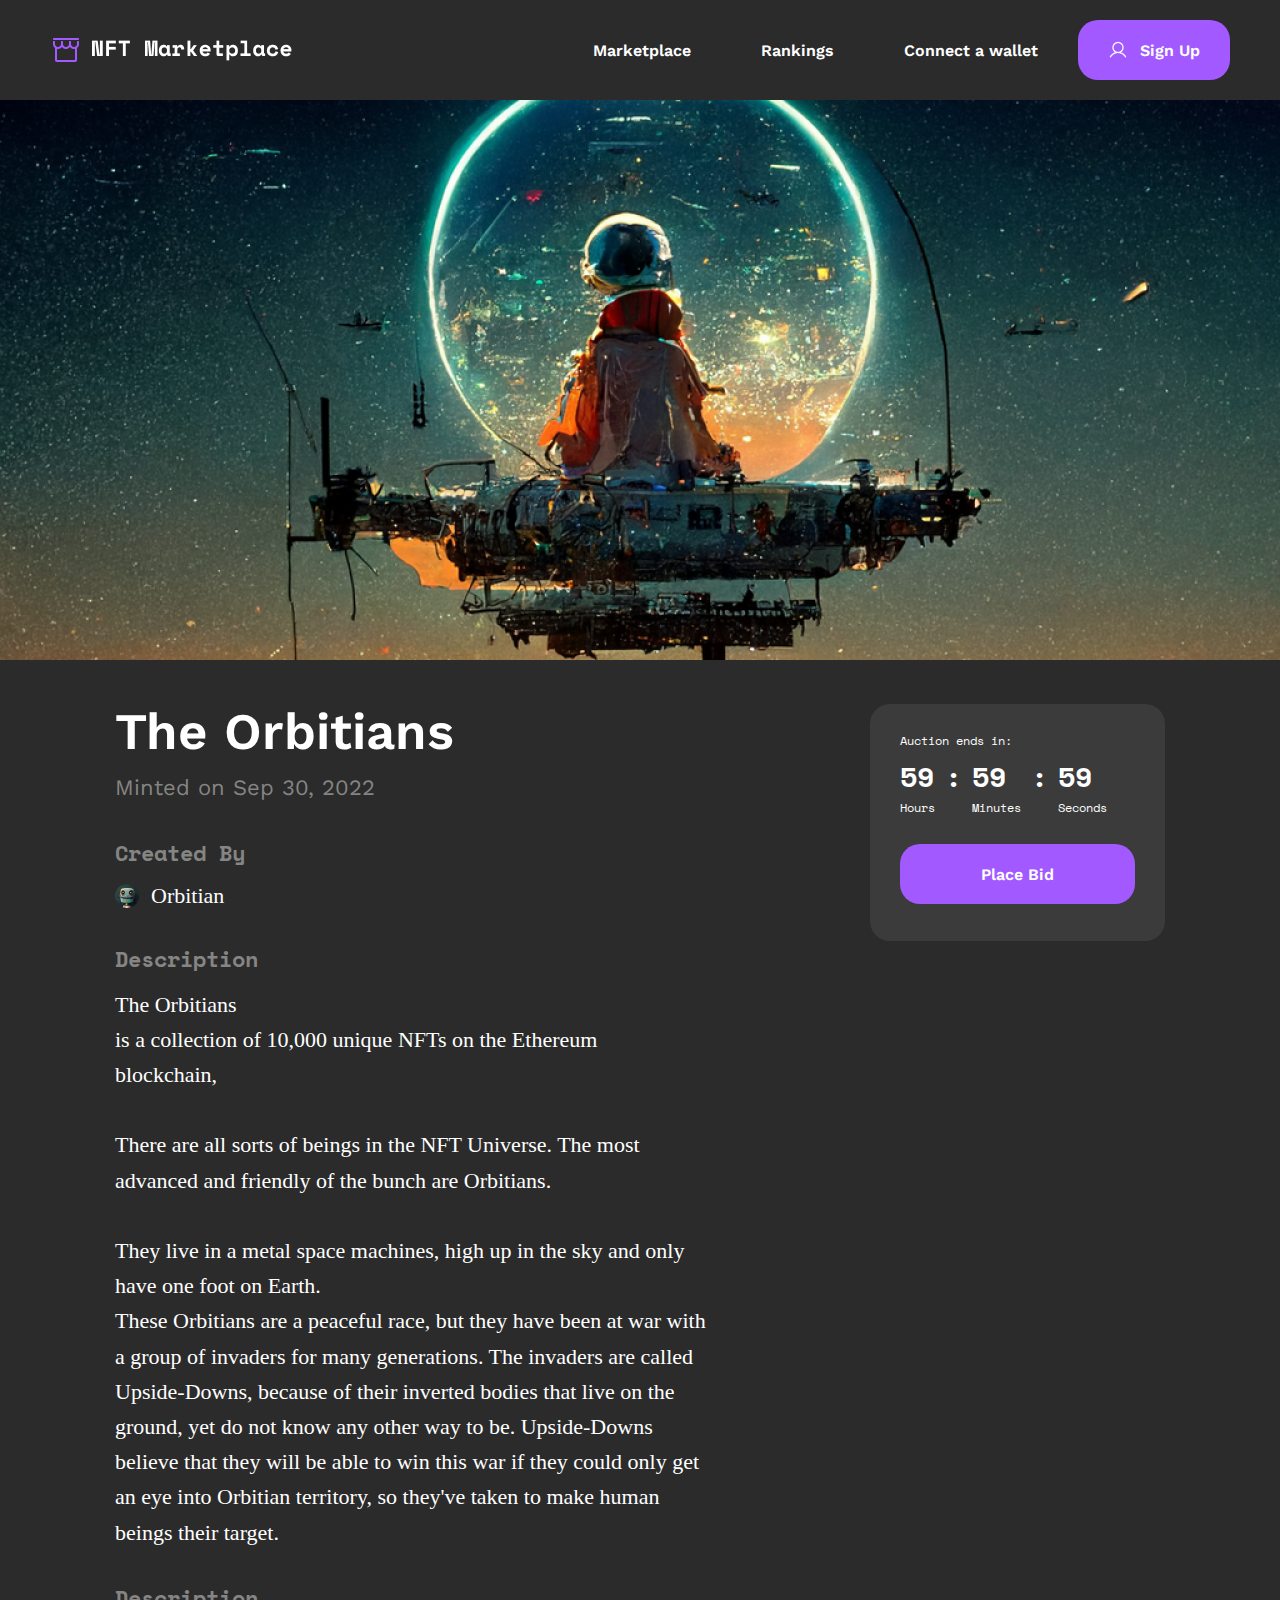
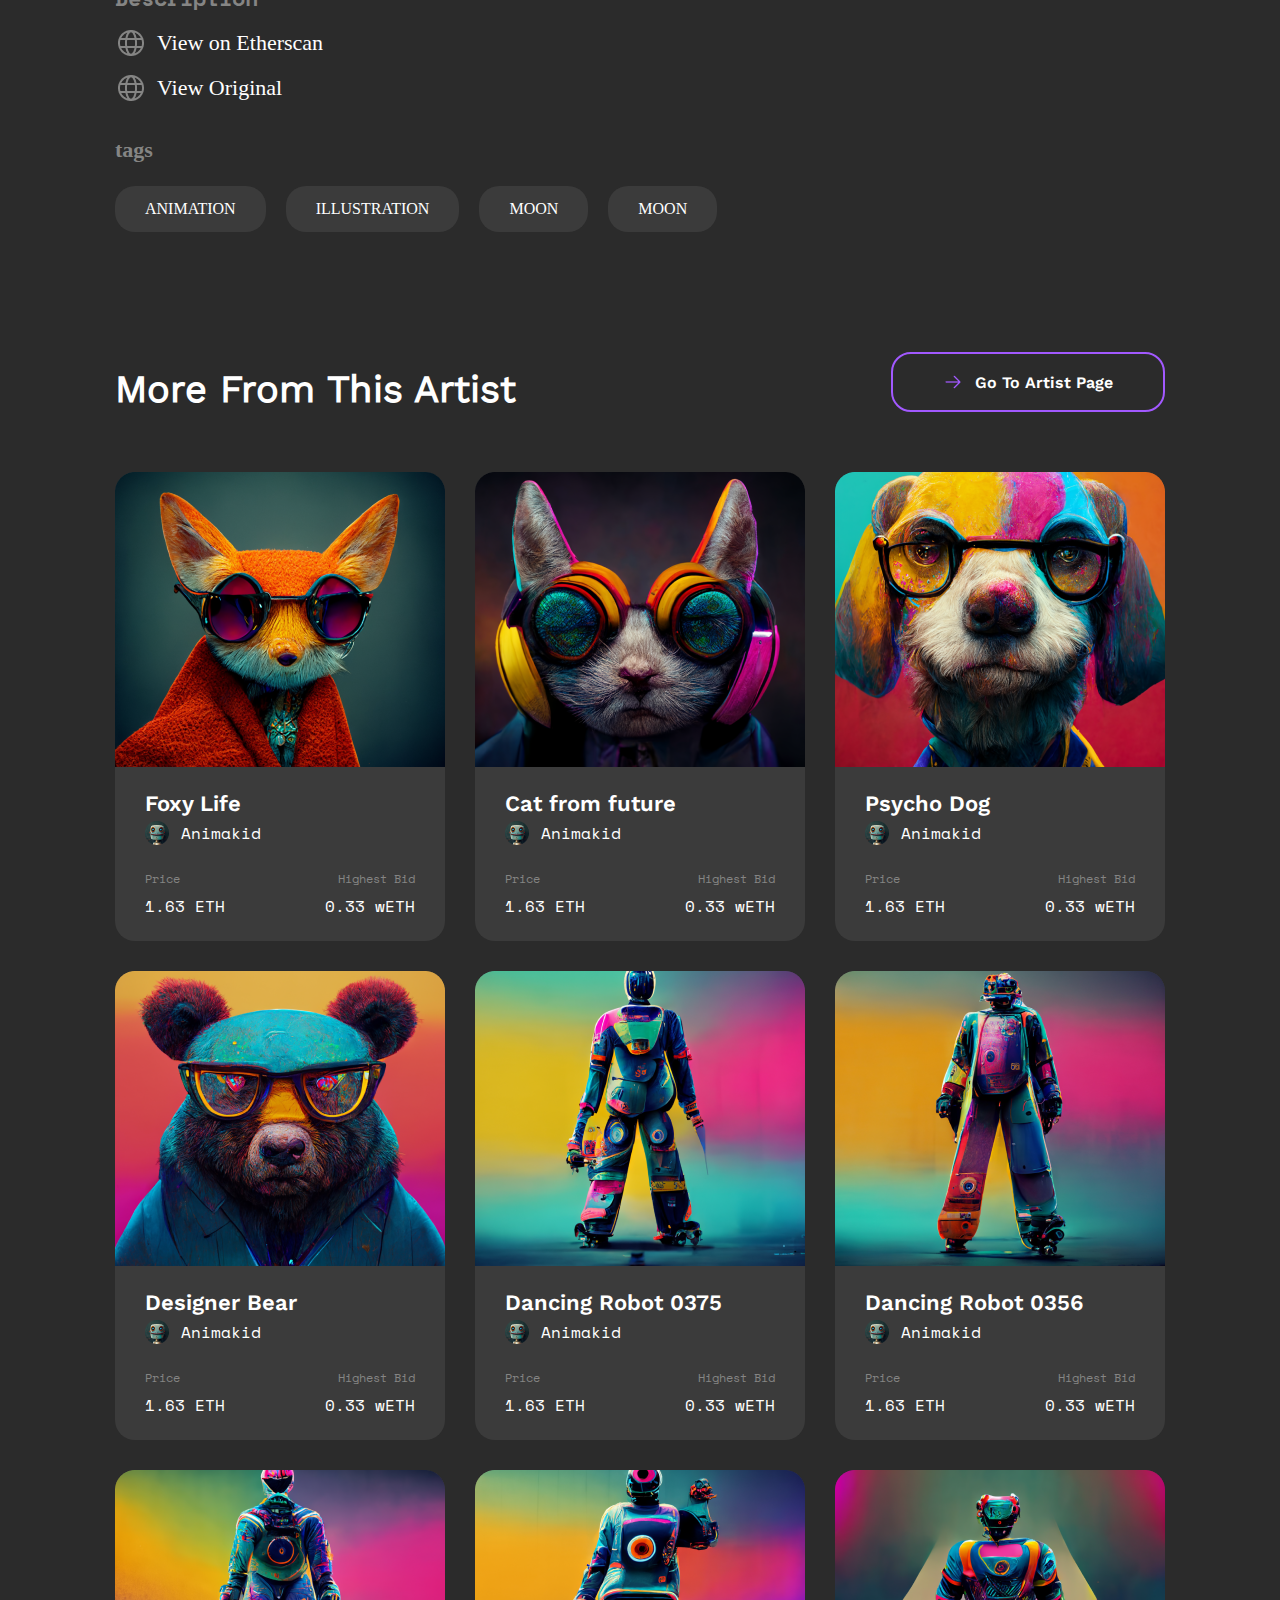
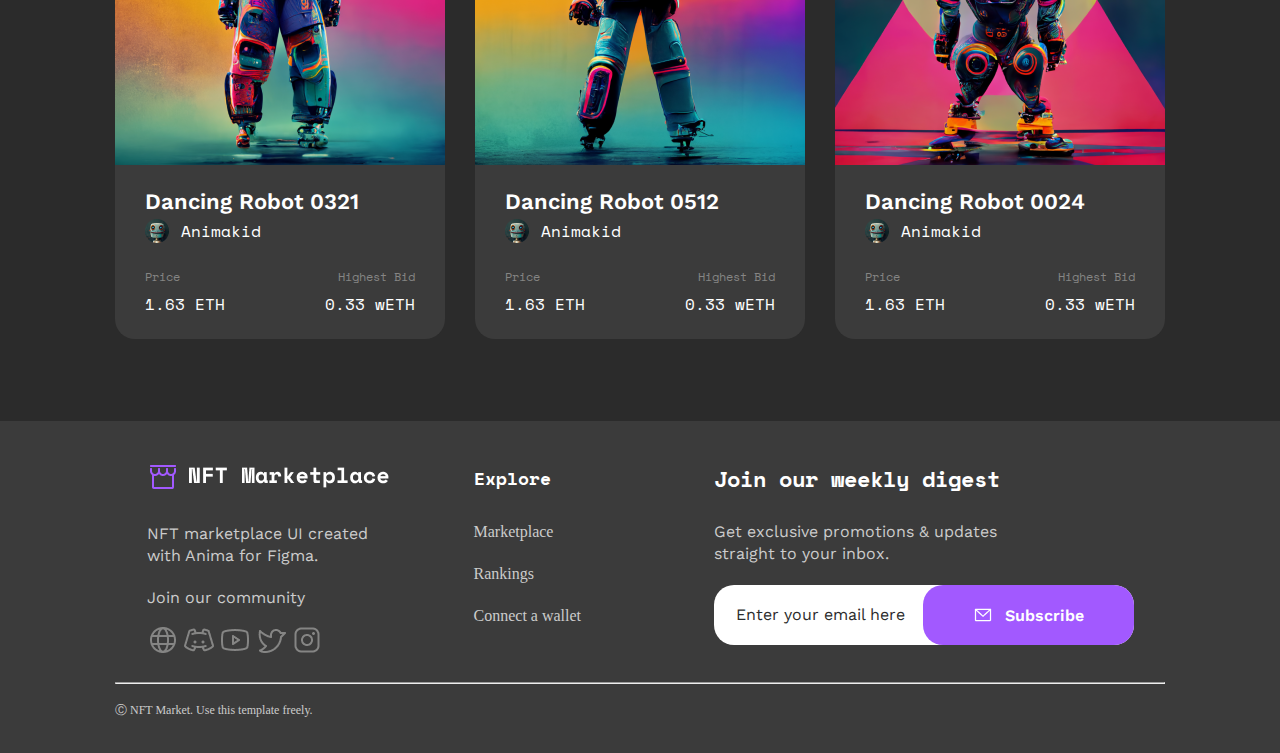
<file: NFTPage.html>
<!DOCTYPE html>
<html lang="en">
<head>
    <meta charset="UTF-8">
    <meta name="viewport" content="width=device-width, initial-scale=1.0">
    <title>Document</title>
    <link rel="stylesheet" href="./styles.css">
</head>
<body>


    <!-- nav -->
    <nav class="navigation">
           
                <!-- logo -->
                <a href="./index.html">
                    <div class="navLogo">
                          <img src="./assets/Storefront.png" >
                        <img src="./assets/NFT Marketplace.png">
                      </div>  
                  </a>
          
          
                  <!-- nav menu -->
                  <div class="navMenu">
                      <a href="Marketplace.html">Marketplace</a>
                      <a href="./Ranking.html">Rankings</a>
                      <a href="ConnectWallet.html">Connect a wallet</a>
                     
                      <a href="./LogIn.html"> 
                          <button class="button">
                              <img src="./icons/User.png">Sign Up
                          </button>
                      </a>    
                  </div>
        
        
                
                <!-- burger menu -->
                <img src="./icons/Burger Menu.png"  class="burgerMenu">
                <!-- end nav menu -->
        
    </nav>
    <!-- end nav -->
    
    

    <main>

        <img src="./NFT page/Image PlaceHolder (7).png" alt="" class="NFTCover">

        <div class="ArtistsDescription">

            <div class="NFTPageInfo">

                <div class="NFTPageArtsInfo">

                    <div class="sectionHeadline">

                        <h2 class="ArtistName">The Orbitians</h2>

                        <span class="NFTPageSpan">Minted on Sep 30, 2022</span>
                    </div>

                    <div class="NFTPageAdditionalInfo">

                        <a href="./ArtistsPage.html">
                        <div class="createdBy">

                                <h5  class="CreatedByHeading">Created By</h5>

                                <div class="NFTPageArtistCard">
                                    <img src="./littleAvatars/NFTPgAvatar.png" alt="">
                                    <span class="NFTpageArtistSpan">Orbitian</span>
                                </div>

                        </div>
                    </a>

                        <div class="createdBy">

                            <h5  class="CreatedByHeading">Description</h5>

                            <p class="descriptionP">The Orbitians
                                <br>
                                is a collection of 10,000 unique NFTs on the Ethereum <br>
                                blockchain,
                                <br><br>
                                There are all sorts of beings in the NFT Universe. The most advanced and friendly of the bunch are Orbitians. <br><br>
                                They live in a metal space machines, high up in the sky and only have one foot on Earth.
                                <br>
                                These Orbitians are a peaceful race, but they have been at war with a group of invaders for many generations. The invaders are called Upside-Downs, because of their inverted bodies that live on the ground, yet do not know any other way to be. Upside-Downs believe that they will be able to win this war if they could only get an eye into Orbitian territory, so they've taken to make human beings their target.
                            </p>

                        </div>

                        <div class="createdBy">
                            <h5  class="CreatedByHeading">Description</h5>

                            <a href="https://www.animaapp.com/?utm_source=figma-samples&utm_campaign=figma-nftmarket&utm_medium=figma-samples" target="_blank">
                            <div class="websiteLink">
                                <img src="./icons/Globe.png" alt="Website globe">
                                <span>View on Etherscan</span>
                            </div>
                        </a>

                        <a href="https://www.animaapp.com/?utm_source=figma-samples&utm_campaign=figma-nftmarket&utm_medium=figma-samples" target="_blank">

                            <div class="websiteLink">
                                <img src="./icons/Globe.png" alt="Website globe">
                                <span>View Original</span>
                            </div>

                        </a>

                        </div>

                        <div class="tags">
                            <h5 class="tagsHeading">tags</h5>

                            <div class="buttons">

                           
                                <a href="./Marketplace.html">
                                    Animation

                                </a>

                                <a href="./Marketplace.html">
                                    illustration
                                </a>

                                <a href="./Marketplace.html">
                                    moon
                                </a>

                                <a href="./Marketplace.html">
                                    moon
                                </a> 
                            </div>

                        </div>
                    </div>


                </div>


                          <!-- Auction Timer -->
                          <div class="AuctionTimer2">

                            <div class="auctiontitleAndDate">
                                <span class="AuctionEndsIn">
                                    Auction ends in:
                                </span>
            
            
                                <div class="timer">
            
                                    <div class="hours">
            
                                        <h3 class="numbers">59</h3>
                                        
                                        <span class="AuctionEndsIn">Hours</span>
            
                                    </div>
            
                                    <h4 class="dots">:</h4>
            
            
                                    
                                    <div class="hours">
            
                                        <h3 class="numbers">59</h3>
                                        
                                        <span class="AuctionEndsIn">Minutes</span>
            
                                    </div>
            
                                    <h4 class="dots">:</h4>
            
                                    <div class="hours">
            
                                        <h3 class="numbers">59</h3>
                                        
                                        <span class="AuctionEndsIn">Seconds</span>
            
                                    </div>
                                </div>
                            </div>
                            <button class="CTAbutton">
                                Place Bid
                            </button>
        
                        </div>
    
                    </div>

            

        </div>



        <!-- mob version -->
        <div class="SectionNFTPageMobile">


            <div class="sectionHeadline">

                <h2 class="ArtistName">The Orbitians</h2>

                <span class="NFTPageSpan">Minted on Sep 30, 2022</span>
            </div>

            <div class="AuctionTimer2">

                <div class="auctiontitleAndDate">
                    <span class="AuctionEndsIn">
                        Auction ends in:
                    </span>


                    <div class="timer">

                        <div class="hours">

                            <h3 class="numbers">59</h3>
                            
                            <span class="AuctionEndsIn">Hours</span>

                        </div>

                        <h4 class="dots">:</h4>


                        
                        <div class="hours">

                            <h3 class="numbers">59</h3>
                            
                            <span class="AuctionEndsIn">Minutes</span>

                        </div>

                        <h4 class="dots">:</h4>

                        <div class="hours">

                            <h3 class="numbers">59</h3>
                            
                            <span class="AuctionEndsIn">Seconds</span>

                        </div>
                    </div>
                </div>
                <button class="CTAbutton">
                    Place Bid
                </button>

            </div>
            <div class="NFTPageAdditionalInfo">

                <a href="./ArtistPage.html">
                <div class="createdBy">

                        <h5  class="CreatedByHeading">Created By</h5>

                        <div class="NFTPageArtistCard">
                            <img src="./littleAvatars/girlAvatar.png" alt="">
                            <span class="NFTpageArtistSpan">Dish Studio</span>
                        </div>

                </div>
            </a>

                <div class="createdBy">

                    <h5  class="CreatedByHeading">Description</h5>

                    <p class="descriptionP">The Orbitians
                        <br>
                        is a collection of 10,000 unique NFTs on the Ethereum 
                        blockchain,
                        <br><br>
                        There are all sorts of beings in the NFT Universe. The most advanced and friendly of the bunch are Orbitians. <br><br>
                        They live in a metal space machines, high up in the sky and only have one foot on Earth.
                        <br>
                        These Orbitians are a peaceful race, but they have been at war with a group of invaders for many generations. The invaders are called Upside-Downs, because of their inverted bodies that live on the ground, yet do not know any other way to be. Upside-Downs believe that they will be able to win this war if they could only get an eye into Orbitian territory, so they've taken to make human beings their target.
                    </p>

                </div>

                <div class="createdBy">
                    <h5  class="CreatedByHeading">Description</h5>

                    <a href="https://www.animaapp.com/?utm_source=figma-samples&utm_campaign=figma-nftmarket&utm_medium=figma-samples" target="_blank">
                    <div class="websiteLink">
                        <img src="./icons/Globe.png" alt="Website globe">
                        <span>View on Etherscan</span>
                    </div>
                </a>

                <a href="https://www.animaapp.com/?utm_source=figma-samples&utm_campaign=figma-nftmarket&utm_medium=figma-samples" target="_blank">

                    <div class="websiteLink">
                        <img src="./icons/Globe.png" alt="Website globe">
                        <span>View Original</span>
                    </div>

                </a>

                </div>

                <div class="tags">
                    <h5 class="tagsHeading">tags</h5>

                    <div class="buttons">

                   
                        <a href="./Marketplace.html">
                            Animation

                        </a>

                        <a href="./Marketplace.html">
                            illustration
                        </a>

                        <a href="./Marketplace.html">
                            moon
                        </a>

                        <a href="./Marketplace.html">
                            moon
                        </a> 
                    </div>

                </div>
            </div>


        </div>




        <div class="Section">

            <div class="headlineButtons">

                <div class="sectionHeadline">

                    <h3 class="SectionHeading">More from this artist</h3>
    
     
                </div>

                <a href=".//ArtistsPage.html">
                    <button class="CTABtnOutline">
                        <img src="./icons/ArrowRight.png" alt="">
                        Go To Artist Page
                    </button>
                </a>

            </div>

            
            <div class="artistcardsRowmob">

                <div class="sectionHeadline2">

                    <h3 class="SectionHeading">More from this artist</h3>
    
    
                </div>

                <div class="NFTCardRow2">


                    <a href="#">

                        <div class="NFTCard2">

                            <img src="./NFT page/Image-3.png">

                            <div class="NFTArtsInfo">

                                <div class="NFTArts">

                                    <h5 class="highlitedNFTCardName">Designer Bear</h5>

                                    <div class="NFTArtsAvatar">
                                        <img src="./littleAvatars/NFTPgAvatar.png" >

                                        <span class="artist">Animakid</span>
                                    </div>

                                </div>


                                <div class="NFTAdditionalInfo">

                                    <div class="Price">
                                        <span class="caption">Price</span>
                                        
                                        <span class="base">1.63 ETH</span>
                                    </div>

                                    <div class="HighestBid">

                                            <span class="caption">Highest Bid</span>
                                            
                                            <span class="base">0.33 wETH</span>
                                    
                                    </div>
                                </div>

                            </div>
                        </div>
                    
                    </a> 

                    <a href="#">

                        <div class="NFTCard2">

                            <img src="./NFT page/Image-1.png">

                            <div class="NFTArtsInfo">

                                <div class="NFTArts">

                                    <h5 class="highlitedNFTCardName">Cat from future</h5>

                                    <div class="NFTArtsAvatar">
                                        <img src="./littleAvatars/NFTPgAvatar.png" >

                                        <span class="artist">Animakid</span>
                                    </div>

                                </div>


                                <div class="NFTAdditionalInfo">

                                    <div class="Price">
                                        <span class="caption">Price</span>
                                        
                                        <span class="base">1.63 ETH</span>
                                    </div>

                                    <div class="HighestBid">

                                            <span class="caption">Highest Bid</span>
                                            
                                            <span class="base">0.33 wETH</span>
                                    
                                    </div>
                                </div>

                            </div>
                        </div>

                    </a>
    
                </div>

                <a href="./ArtistPage.html">
                    <button class="CTABtnOutline">
                        <img src="./icons/ArrowRight.png" alt="">
                        Go To Artist Page
                    </button>
                </a>

            </div> 


            <div class="artistCardTablet">

                <div class="NFTCardRow">
                   
                    <a href="#">

                        <div class="NFTCard">

                            <img src="./NFT page/Image-3.png">

                            <div class="NFTArtsInfo">

                                <div class="NFTArts">

                                    <h5 class="highlitedNFTCardName">Designer Bear</h5>

                                    <div class="NFTArtsAvatar">
                                        <img src="./littleAvatars/NFTPgAvatar.png" >

                                        <span class="artist">Animakid</span>
                                    </div>

                                </div>


                                <div class="NFTAdditionalInfo">

                                    <div class="Price">
                                        <span class="caption">Price</span>
                                        
                                        <span class="base">1.63 ETH</span>
                                    </div>

                                    <div class="HighestBid">

                                            <span class="caption">Highest Bid</span>
                                            
                                            <span class="base">0.33 wETH</span>
                                    
                                    </div>
                                </div>

                            </div>
                        </div>
                    
                    </a>       
                    
                    <a href="#">

                        <div class="NFTCard">

                            <img src="./NFT page/Image-2.png">

                            <div class="NFTArtsInfo">

                                <div class="NFTArts">

                                    <h5 class="highlitedNFTCardName">Psycho Dog</h5>

                                    <div class="NFTArtsAvatar">
                                        <img src="./littleAvatars/NFTPgAvatar.png" >

                                        <span class="artist">Animakid</span>
                                    </div>

                                </div>


                                <div class="NFTAdditionalInfo">

                                    <div class="Price">
                                        <span class="caption">Price</span>
                                        
                                        <span class="base">1.63 ETH</span>
                                    </div>

                                    <div class="HighestBid">

                                            <span class="caption">Highest Bid</span>
                                            
                                            <span class="base">0.33 wETH</span>
                                    
                                    </div>
                                </div>

                            </div>
                        </div>

                    </a>

                </div>

                
                <div class="NFTCardRow">
                    
                    <a href="#">

                        <div class="NFTCard">

                            <img src="./NFT page/Image-1.png">

                            <div class="NFTArtsInfo">

                                <div class="NFTArts">

                                    <h5 class="highlitedNFTCardName">Cat from future</h5>

                                    <div class="NFTArtsAvatar">
                                        <img src="./littleAvatars/NFTPgAvatar.png" >

                                        <span class="artist">Animakid</span>
                                    </div>

                                </div>


                                <div class="NFTAdditionalInfo">

                                    <div class="Price">
                                        <span class="caption">Price</span>
                                        
                                        <span class="base">1.63 ETH</span>
                                    </div>

                                    <div class="HighestBid">

                                            <span class="caption">Highest Bid</span>
                                            
                                            <span class="base">0.33 wETH</span>
                                    
                                    </div>
                                </div>

                            </div>
                        </div>

                    </a>

                    <a href="#">

                        <div class="NFTCard">

                            <img src="./NFT page/Image.png">

                            <div class="NFTArtsInfo">

                                <div class="NFTArts">

                                    <h5 class="highlitedNFTCardName">Foxy Life</h5>

                                    <div class="NFTArtsAvatar">
                                        <img src="./littleAvatars/NFTPgAvatar.png" >

                                        <span class="artist">Animakid</span>
                                    </div>

                                </div>


                                <div class="NFTAdditionalInfo">

                                    <div class="Price">
                                        <span class="caption">Price</span>
                                        
                                        <span class="base">1.63 ETH</span>
                                    </div>

                                    <div class="HighestBid">

                                            <span class="caption">Highest Bid</span>
                                            
                                            <span class="base">0.33 wETH</span>
                                    
                                    </div>
                                </div>

                            </div>
                        </div>

                    </a>
                
                </div>


                
                <div class="NFTCardRow">

                    <a href="#">

                        <div class="NFTCard">

                            <img src="./NFT page/Image-5.png">

                            <div class="NFTArtsInfo">

                                <div class="NFTArts">

                                    <h5 class="highlitedNFTCardName">Dancing Robot 0321</h5>

                                    <div class="NFTArtsAvatar">
                                        <img src="./littleAvatars/NFTPgAvatar.png" >

                                        <span class="artist">Animakid</span>
                                    </div>

                                </div>


                                <div class="NFTAdditionalInfo">

                                    <div class="Price">
                                        <span class="caption">Price</span>
                                        
                                        <span class="base">1.63 ETH</span>
                                    </div>

                                    <div class="HighestBid">

                                            <span class="caption">Highest Bid</span>
                                            
                                            <span class="base">0.33 wETH</span>
                                    
                                    </div>
                                </div>

                            </div>
                        </div>

                    </a>

                
                    <a href="#">

                        <div class="NFTCard">

                            <img src="./NFT page/Image8.png">

                            <div class="NFTArtsInfo">

                                <div class="NFTArts">

                                    <h5 class="highlitedNFTCardName">Dancing Robot 0512</h5>

                                    <div class="NFTArtsAvatar">
                                        <img src="./littleAvatars/NFTPgAvatar.png" >

                                        <span class="artist">Animakid</span>
                                    </div>

                                </div>


                                <div class="NFTAdditionalInfo">

                                    <div class="Price">
                                        <span class="caption">Price</span>
                                        
                                        <span class="base">1.63 ETH</span>
                                    </div>

                                    <div class="HighestBid">

                                            <span class="caption">Highest Bid</span>
                                            
                                            <span class="base">0.33 wETH</span>
                                    
                                    </div>
                                </div>

                            </div>
                        </div>

                    </a>

                </div>


                
               


            </div>





            <div class="ArtistCards">


                <div class="NFTCardRow">

                    <a href="#">

                        <div class="NFTCard">

                            <img src="./NFT page/Image.png">

                            <div class="NFTArtsInfo">

                                <div class="NFTArts">

                                    <h5 class="highlitedNFTCardName">Foxy Life</h5>

                                    <div class="NFTArtsAvatar">
                                        <img src="./littleAvatars/NFTPgAvatar.png" >

                                        <span class="artist">Animakid</span>
                                    </div>

                                </div>


                                <div class="NFTAdditionalInfo">

                                    <div class="Price">
                                        <span class="caption">Price</span>
                                        
                                        <span class="base">1.63 ETH</span>
                                    </div>

                                    <div class="HighestBid">

                                            <span class="caption">Highest Bid</span>
                                            
                                            <span class="base">0.33 wETH</span>
                                    
                                    </div>
                                </div>

                            </div>
                        </div>

                    </a>


                    <a href="#">

                        <div class="NFTCard">

                            <img src="./NFT page/Image-1.png">

                            <div class="NFTArtsInfo">

                                <div class="NFTArts">

                                    <h5 class="highlitedNFTCardName">Cat from future</h5>

                                    <div class="NFTArtsAvatar">
                                        <img src="./littleAvatars/NFTPgAvatar.png" >

                                        <span class="artist">Animakid</span>
                                    </div>

                                </div>


                                <div class="NFTAdditionalInfo">

                                    <div class="Price">
                                        <span class="caption">Price</span>
                                        
                                        <span class="base">1.63 ETH</span>
                                    </div>

                                    <div class="HighestBid">

                                            <span class="caption">Highest Bid</span>
                                            
                                            <span class="base">0.33 wETH</span>
                                    
                                    </div>
                                </div>

                            </div>
                        </div>

                    </a>


                    <a href="#">

                        <div class="NFTCard">

                            <img src="./NFT page/Image-2.png">

                            <div class="NFTArtsInfo">

                                <div class="NFTArts">

                                    <h5 class="highlitedNFTCardName">Psycho Dog</h5>

                                    <div class="NFTArtsAvatar">
                                        <img src="./littleAvatars/NFTPgAvatar.png" >

                                        <span class="artist">Animakid</span>
                                    </div>

                                </div>


                                <div class="NFTAdditionalInfo">

                                    <div class="Price">
                                        <span class="caption">Price</span>
                                        
                                        <span class="base">1.63 ETH</span>
                                    </div>

                                    <div class="HighestBid">

                                            <span class="caption">Highest Bid</span>
                                            
                                            <span class="base">0.33 wETH</span>
                                    
                                    </div>
                                </div>

                            </div>
                        </div>

                    </a>


                </div>


                <div class="NFTCardRow">

                    <a href="#">

                        <div class="NFTCard">

                            <img src="./NFT page/Image-3.png">

                            <div class="NFTArtsInfo">

                                <div class="NFTArts">

                                    <h5 class="highlitedNFTCardName">Designer Bear</h5>

                                    <div class="NFTArtsAvatar">
                                        <img src="./littleAvatars/NFTPgAvatar.png" >

                                        <span class="artist">Animakid</span>
                                    </div>

                                </div>


                                <div class="NFTAdditionalInfo">

                                    <div class="Price">
                                        <span class="caption">Price</span>
                                        
                                        <span class="base">1.63 ETH</span>
                                    </div>

                                    <div class="HighestBid">

                                            <span class="caption">Highest Bid</span>
                                            
                                            <span class="base">0.33 wETH</span>
                                    
                                    </div>
                                </div>

                            </div>
                        </div>
                    
                    </a>
                
                    <a href="#">

                        <div class="NFTCard">

                            <img src="./NFT page/5.png">

                            <div class="NFTArtsInfo">

                                <div class="NFTArts">

                                    <h5 class="highlitedNFTCardName">Dancing Robot 0375</h5>

                                    <div class="NFTArtsAvatar">
                                        <img src="./littleAvatars/NFTPgAvatar.png" >

                                        <span class="artist">Animakid</span>
                                    </div>

                                </div>


                                <div class="NFTAdditionalInfo">

                                    <div class="Price">
                                        <span class="caption">Price</span>
                                        
                                        <span class="base">1.63 ETH</span>
                                    </div>

                                    <div class="HighestBid">

                                            <span class="caption">Highest Bid</span>
                                            
                                            <span class="base">0.33 wETH</span>
                                    
                                    </div>
                                </div>

                            </div>
                        </div>

                    </a>

                
                    <a href="#">

                        <div class="NFTCard">

                            <img src="./NFT page/Image-4.png">

                            <div class="NFTArtsInfo">

                                <div class="NFTArts">

                                    <h5 class="highlitedNFTCardName">Dancing Robot 0356</h5>

                                    <div class="NFTArtsAvatar">
                                        <img src="./littleAvatars/NFTPgAvatar.png" >

                                        <span class="artist">Animakid</span>
                                    </div>

                                </div>


                                <div class="NFTAdditionalInfo">

                                    <div class="Price">
                                        <span class="caption">Price</span>
                                        
                                        <span class="base">1.63 ETH</span>
                                    </div>

                                    <div class="HighestBid">

                                            <span class="caption">Highest Bid</span>
                                            
                                            <span class="base">0.33 wETH</span>
                                    
                                    </div>
                                </div>

                            </div>
                        </div>

                    </a>

                </div>
                


                <div class="NFTCardRow">

                    <a href="#">

                        <div class="NFTCard">

                            <img src="./NFT page/Image-5.png">

                            <div class="NFTArtsInfo">

                                <div class="NFTArts">

                                    <h5 class="highlitedNFTCardName">Dancing Robot 0321</h5>

                                    <div class="NFTArtsAvatar">
                                        <img src="./littleAvatars/NFTPgAvatar.png" >

                                        <span class="artist">Animakid</span>
                                    </div>

                                </div>


                                <div class="NFTAdditionalInfo">

                                    <div class="Price">
                                        <span class="caption">Price</span>
                                        
                                        <span class="base">1.63 ETH</span>
                                    </div>

                                    <div class="HighestBid">

                                            <span class="caption">Highest Bid</span>
                                            
                                            <span class="base">0.33 wETH</span>
                                    
                                    </div>
                                </div>

                            </div>
                        </div>

                    </a>

                
                    <a href="#">

                        <div class="NFTCard">

                            <img src="./NFT page/Image8.png">

                            <div class="NFTArtsInfo">

                                <div class="NFTArts">

                                    <h5 class="highlitedNFTCardName">Dancing Robot 0512</h5>

                                    <div class="NFTArtsAvatar">
                                        <img src="./littleAvatars/NFTPgAvatar.png" >

                                        <span class="artist">Animakid</span>
                                    </div>

                                </div>


                                <div class="NFTAdditionalInfo">

                                    <div class="Price">
                                        <span class="caption">Price</span>
                                        
                                        <span class="base">1.63 ETH</span>
                                    </div>

                                    <div class="HighestBid">

                                            <span class="caption">Highest Bid</span>
                                            
                                            <span class="base">0.33 wETH</span>
                                    
                                    </div>
                                </div>

                            </div>
                        </div>

                    </a>

                
                    <a href="#">

                        <div class="NFTCard">

                            <img src="./NFT page/Image9.png">

                            <div class="NFTArtsInfo">

                                <div class="NFTArts">

                                    <h5 class="highlitedNFTCardName">Dancing Robot 0024</h5>

                                    <div class="NFTArtsAvatar">
                                        <img src="./littleAvatars/NFTPgAvatar.png" >

                                        <span class="artist">Animakid</span>
                                    </div>

                                </div>


                                <div class="NFTAdditionalInfo">

                                    <div class="Price">
                                        <span class="caption">Price</span>
                                        
                                        <span class="base">1.63 ETH</span>
                                    </div>

                                    <div class="HighestBid">

                                            <span class="caption">Highest Bid</span>
                                            
                                            <span class="base">0.33 wETH</span>
                                    
                                    </div>
                                </div>

                            </div>
                        </div>

                    </a>

                </div>

            </div>


                
        </div>

        
    </main>
        


    <footer>
        

        <div class="footerInfo">

            <div class="NFTMarketplaceInfo">

                <div class="navLogo">
                    <img src="./assets/Storefront.png" >
                  <img src="./assets/NFT Marketplace.png">
                </div>  

                <div class="footerAdditionalInfo">

                    <p class="Nft">
                        NFT marketplace UI created with Anima for Figma.
                    </p>

                    <div class="community">

                        <span class="CommHeader">Join our community</span>

                        
                    <div class="webLinks">

                        <div class="icons">

                            <a href="https://www.animaapp.com/" target="_blank">
                                <img src="./icons/Globe.png" alt="">
                            </a>
                            <a href="https://discord.com/invite/eQxkYTNxSp" target="_blank">
                                <img src="./icons/DiscordLogo.png" alt="">
                            </a>

                            <a href="https://www.youtube.com/channel/UCXqr0Ca-b73rU9zcpSBJ5cw" target="_blank">
                                <img src="./icons/YoutubeLogo.png" alt="">
                            </a>
                            <a href="https://twitter.com/animaapp?lang=en" target="_blank">
                                <img src="./icons/TwitterLogo.png" alt="">
                            </a>

                            <a href="https://www.instagram.com/animaapp/?hl=en" target="_blank">
                                <img src="./icons/InstagramLogo.png" alt="">
                            </a>

                        </div>
                    </div>


                    </div>


                </div>

            </div>

            <div class="Explore">

                <h5 class="explre">
                    Explore
                </h5>

                <div class="pages">

                    <a href="./Marketplace.html" class="footerSpan">
                        <span>Marketplace</span>
                    </a>

                    <a href="./Ranking.html" class="footerSpan">
                        <span>Rankings</span>
                    </a>

                    <a href="./ConnectWallet.html" class="footerSpan">
                        <span >Connect a wallet</span>
                    </a>
                </div>


            </div>

            <div class="footerSubscribe">

                <h5 class="Explore">Join our weekly digest</h5>

                <div class="footerSubscInfo">

                    <p class="Nft">Get exclusive promotions & updates straight to your inbox.</p>

                    <form class="emailAndSubscribe" action="https://www.animaapp.com/?utm_source=figma-samples&utm_campaign=figma-nftmarket&utm_medium=figma-samples" target="_blank">
    
                        <input class="email" type="email" placeholder="Enter your email here">

                        <button type="submit" class="CTAbutton">
                           
                            <img src="./icons/EnvelopeSimple.png" alt="Envelope icon">
                            Subscribe
                        </button>
                    </form> 
 
                            
                    <form class="mobileEmailAndSubscribe" action="https://www.animaapp.com/?utm_source=figma-samples&utm_campaign=figma-nftmarket&utm_medium=figma-samples" target="_blank">

                        <input class="email" type="email" placeholder="Enter your email here">

                        <button type="submit" class="CTAbutton" id="subscribe">
                           
                            <img src="./icons/EnvelopeSimple.png" alt="Envelope icon">
                            Subscribe
                        </button>
                    </form> 
 
                </div>

                
            </div>


        </div>

    
        <div class="deviderdiv">
                   <hr class="devider">

            <span class="abbr">Ⓒ NFT Market. Use this template freely.</span>

        </div> 
     

    </footer>



    
</body>
</html>
</file>
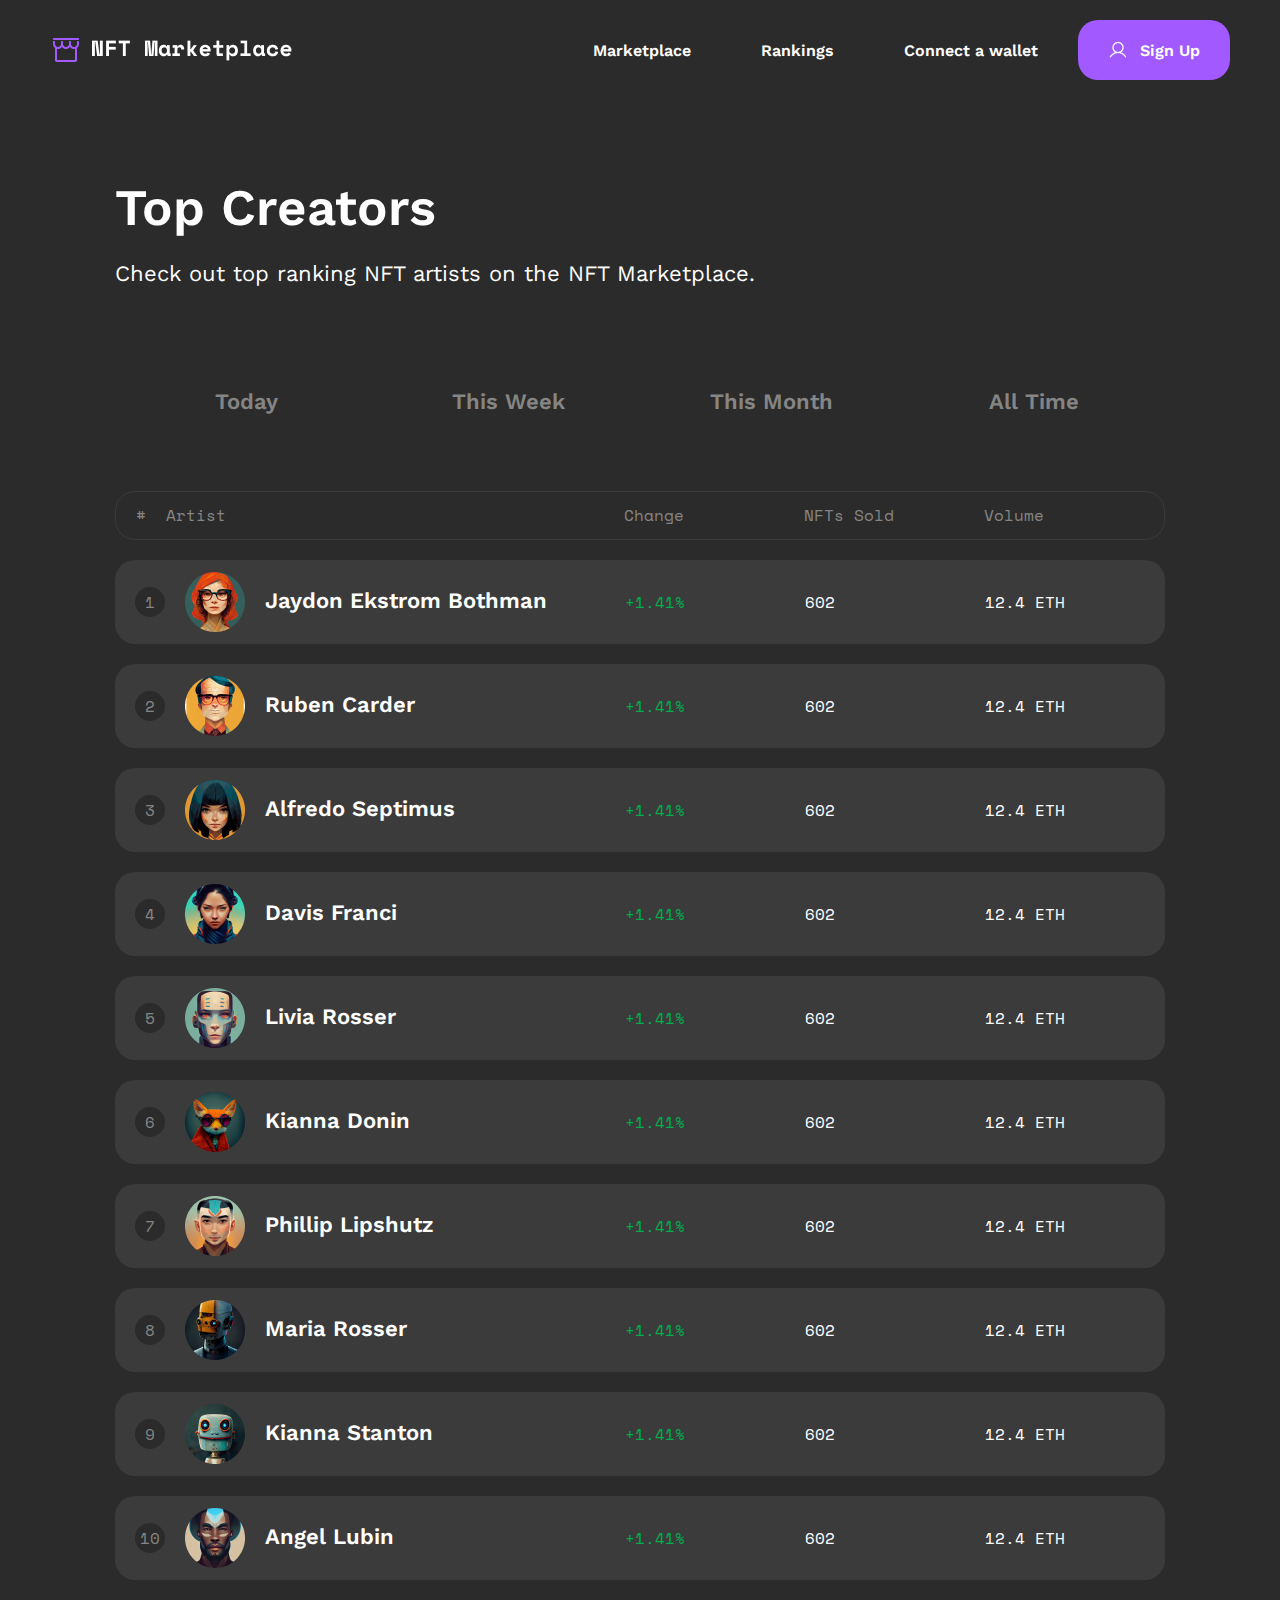
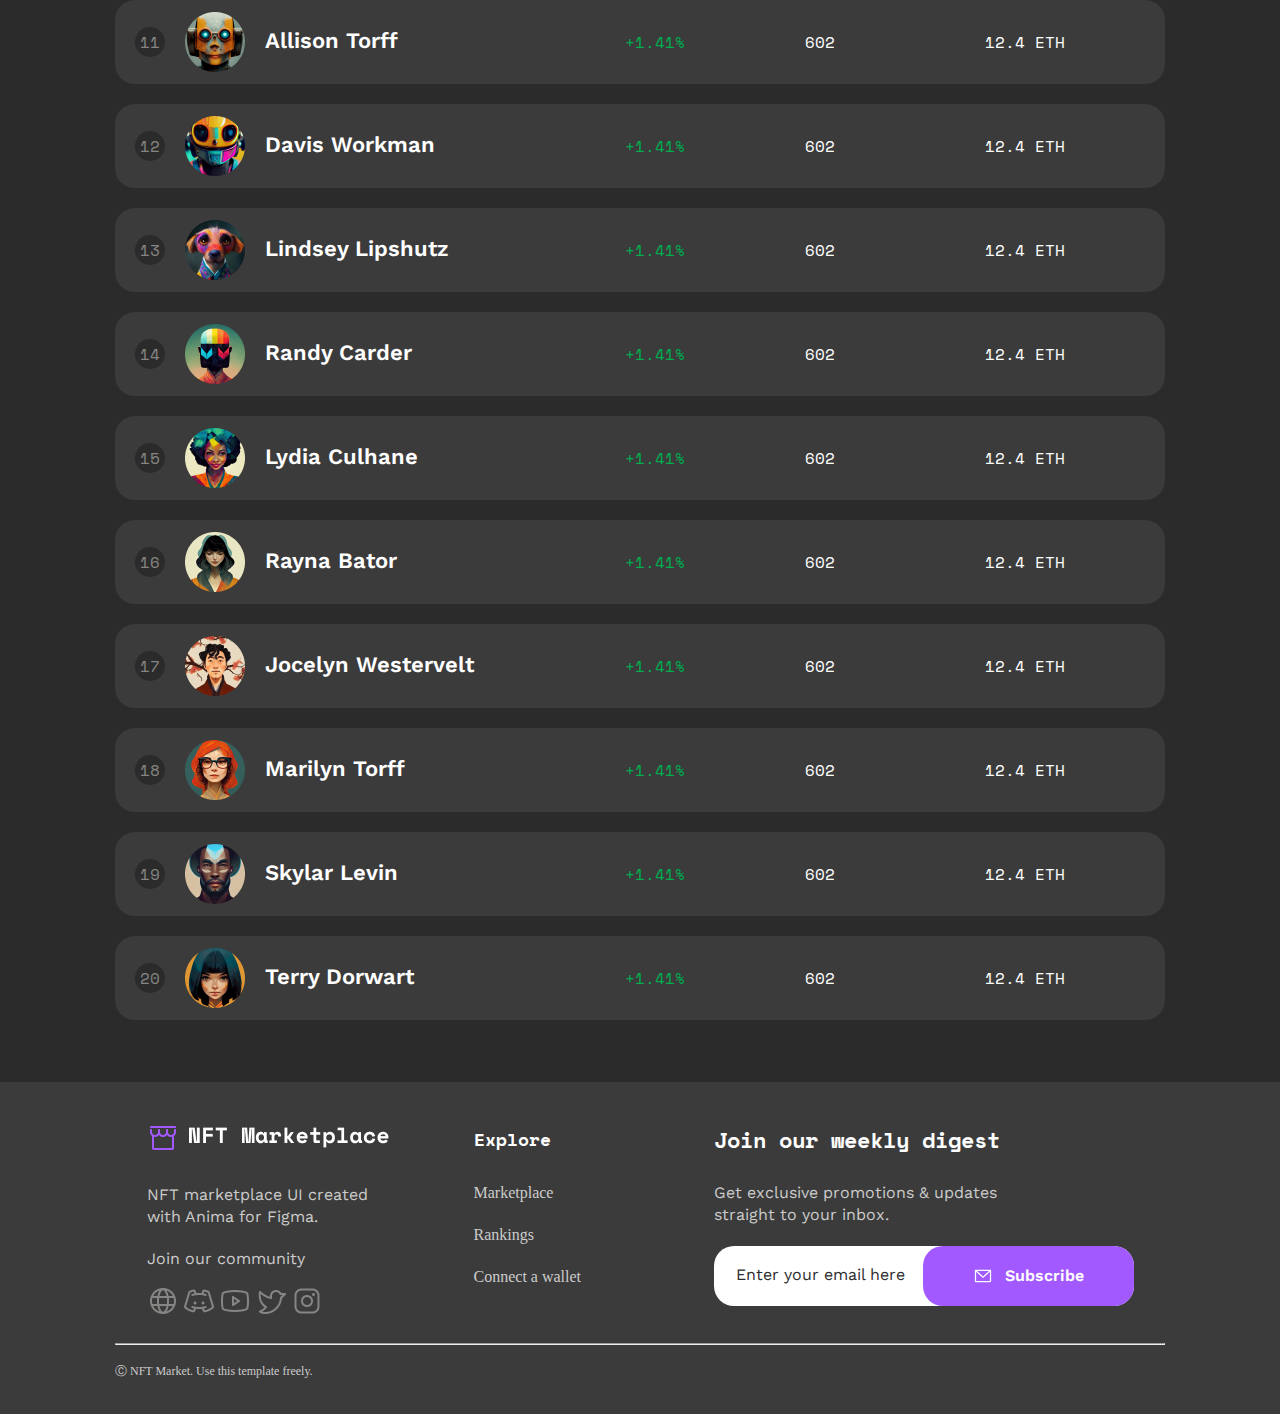
<file: Ranking.html>
<!DOCTYPE html>
<html lang="en">
<head>
    <meta charset="UTF-8">
    <meta name="viewport" content="width=device-width, initial-scale=1.0">
    <title>Document</title>
    <link rel="stylesheet" href="./styles.css">
</head>
<body>

    <!-- nav -->
    <nav class="navigation">
           
            <!-- logo -->
            <a href="./index.html">
                <div class="navLogo">
                      <img src="./assets/Storefront.png" >
                    <img src="./assets/NFT Marketplace.png">
                  </div>  
              </a>
      
      
              <!-- nav menu -->
              <div class="navMenu">
                  <a href="Marketplace.html">Marketplace</a>
                  <a href="./Ranking.html">Rankings</a>
                  <a href="ConnectWallet.html">Connect a wallet</a>
                 
                  <a href="./LogIn.html"> 
                      <button class="button">
                          <img src="./icons/User.png">Sign Up
                      </button>
                  </a>    
              </div>
  
  
            
            <!-- burger menu -->
            <img src="./icons/Burger Menu.png"  class="burgerMenu">
            <!-- end nav menu -->
  
    </nav>
    <!-- end nav -->

    <main>


        <div class="Section">
            <div class="raningHeadline">
                <h1 class="ArtistName">Top Creators</h1>
                <p class="SectionSubhead">Check out top ranking NFT artists on the NFT Marketplace.</p>
            </div>
        </div>



            <div class="frame247">

                <!-- 1 -->
                <input type="radio" class="tabs__radio" name="tabs-example" id="tab3" checked>
                
                <label for="tab1" class="tabsLabel3">Today</label>


                <!-- 2 -->
                <input type="radio" class="tabs__radio" name="tabs-example"  >
                
                <label for="tab2" class="tabsLabel3">This Week</label>


                <!-- 3 -->
                <input type="radio" class="tabs__radio" name="tabs-example" >
                
                <label for="tab3" class="tabsLabel3">This Month</label>

                <!-- 4 -->
                <input type="radio" class="tabs__radio" name="tabs-example"  >
                
                <label for="tab3" class="tabsLabel3">All Time</label>

            </div>


            <div class="frame247Mob">

                <!-- 1 -->
                <input type="radio" class="tabs__radio" name="tabs-example" id="tab3" checked>
                
                <label for="tab1" class="tabsLabel3">1D</label>


                <!-- 2 -->
                <input type="radio" class="tabs__radio" name="tabs-example"  >
                
                <label for="tab2" class="tabsLabel3">7d</label>


                <!-- 3 -->
                <input type="radio" class="tabs__radio" name="tabs-example" >
                
                <label for="tab3" class="tabsLabel3">30d</label>

                <!-- 4 -->
                <input type="radio" class="tabs__radio" name="tabs-example"  >
                
                <label for="tab3" class="tabsLabel3">All Time</label>

            </div>
         </div> 



        <div class="RankingPage">

           



            <table>
                <thead>
                    <tr>
                        <td colspan="2" class="header">
                            <div class="row-container">
                                <div class="rankDiv">
                                    <span class="num">#</span>
                                    <span class="rank">Artist</span>
                                </div>

                                <div class="rankDiv">
                                    <span class="rank">Change</span>
                                    <span class="rank">NFTs Sold</span>
                                    <span class="rank">Volume</span>
                                </div>

                            </div>
                        </td>                   
                    </tr>
                </thead>


                <tbody class="desktop">

                    <!-- 1 -->
                    
                    <tr>

                        
                        <td colspan="2">
                            <a href="./ArtistsPage.html">
                                <div class="row-container">

                                    <div class="rank-Artist">
                                        <div class="runkNumber">
                                            1
                                        </div>

                                        <div class="artistRankCard">
                                            <img src="./rank/Avatar Placeholder.png" alt="">
                                            <span class="rankartistName">Jaydon Ekstrom Bothman</span>
                                        </div>

                                        
                                    </div>
                                
                                    <div class="rankDiv">
                                        <span class="rankPercent">+1.41%</span>
                                        <span class="rankValue">602</span>
                                        <span class="rankValue">12.4 ETH</span>
                                    </div>                            
                                </div>
                            </a>
                        </td>
                  
                        
                    </tr>

                    <!-- 2 -->
                    <tr>

                        <td colspan="2">
                            <a href="./ArtistsPage.html">
                                <div class="row-container">

                                    <div class="rank-Artist">
                                        <div class="runkNumber">
                                            2
                                        </div>

                                        <div class="artistRankCard">
                                            <img src="./rank/Asset 12 2.png" alt="">
                                            <span class="rankartistName">Ruben Carder</span>
                                        </div>

                                        
                                    </div>
                                
                                    <div class="rankDiv">
                                        <span class="rankPercent">+1.41%</span>
                                        <span class="rankValue">602</span>
                                        <span class="rankValue">12.4 ETH</span>
                                    </div>                            
                                </div>
                            </a>
                        </td>
                        
                    </tr>
                    
                    <!-- 3 -->
                    <tr>

                        <td colspan="2">
                            <a href="./ArtistsPage.html">
                                <div class="row-container">

                                    <div class="rank-Artist">
                                        <div class="runkNumber">
                                            3
                                        </div>

                                        <div class="artistRankCard">
                                            <img src="./rank/Avatar-2.png" alt="">
                                            <span class="rankartistName">Alfredo Septimus</span>
                                        </div>

                                        
                                    </div>
                                
                                    <div class="rankDiv">
                                        <span class="rankPercent">+1.41%</span>
                                        <span class="rankValue">602</span>
                                        <span class="rankValue">12.4 ETH</span>
                                    </div>                            
                                </div>
                            </a>
                        </td>
                        
                    </tr>

                    <!-- 4 -->
                    <tr>

                        <td colspan="2">
                            <a href="./ArtistsPage.html">
                                <div class="row-container">

                                    <div class="rank-Artist">
                                        <div class="runkNumber">
                                            4
                                        </div>

                                        <div class="artistRankCard">
                                            <img src="./rank/Avatar Placeholder-2.png" alt="">
                                            <span class="rankartistName">Davis Franci</span>
                                        </div>

                                        
                                    </div>
                                
                                    <div class="rankDiv">
                                        <span class="rankPercent">+1.41%</span>
                                        <span class="rankValue">602</span>
                                        <span class="rankValue">12.4 ETH</span>
                                    </div>                            
                                </div>
                            </a>
                        </td>
                        
                    </tr>

                    <!-- 5 -->
                    <tr>

                        <td colspan="2">
                            <a href="./ArtistsPage.html">
                                <div class="row-container">

                                    <div class="rank-Artist">
                                        <div class="runkNumber">
                                            5
                                        </div>

                                        <div class="artistRankCard">
                                            <img src="./rank/Avatar Placeholder-3.png" alt="">
                                            <span class="rankartistName">Livia Rosser</span>
                                        </div>

                                        
                                    </div>
                                
                                    <div class="rankDiv">
                                        <span class="rankPercent">+1.41%</span>
                                        <span class="rankValue">602</span>
                                        <span class="rankValue">12.4 ETH</span>
                                    </div>                            
                                </div>
                            </a>
                        </td>
                        
                    </tr>

                    
                    <!-- 6 -->
                    <tr>

                        <td colspan="2">
                            <a href="./ArtistsPage.html">
                                <div class="row-container">

                                    <div class="rank-Artist">
                                        <div class="runkNumber">
                                            6
                                        </div>

                                        <div class="artistRankCard">
                                            <img src="./rank/Avatar Placeholder-4.png" alt="">
                                            <span class="rankartistName">Kianna Donin</span>
                                        </div>

                                        
                                    </div>
                                
                                    <div class="rankDiv">
                                        <span class="rankPercent">+1.41%</span>
                                        <span class="rankValue">602</span>
                                        <span class="rankValue">12.4 ETH</span>
                                    </div>                            
                                </div>
                            </a>
                        </td>
                        
                    </tr>

                    <!-- 7 -->
                    <tr>

                        <td colspan="2">
                            <a href="./ArtistsPage.html">
                                <div class="row-container">

                                    <div class="rank-Artist">
                                        <div class="runkNumber">
                                            7
                                        </div>

                                        <div class="artistRankCard">
                                            <img src="./rank/Asset 12 2-1.png" alt="">
                                            <span class="rankartistName">Phillip Lipshutz</span>
                                        </div>

                                        
                                    </div>
                                
                                    <div class="rankDiv">
                                        <span class="rankPercent">+1.41%</span>
                                        <span class="rankValue">602</span>
                                        <span class="rankValue">12.4 ETH</span>
                                    </div>                            
                                </div>
                            </a>
                        </td>
                        
                    </tr>

                    <!-- 8 -->
                    <tr>

                        <td colspan="2">
                            <a href="./ArtistsPage.html">
                                <div class="row-container">

                                    <div class="rank-Artist">
                                        <div class="runkNumber">
                                            8
                                        </div>

                                        <div class="artistRankCard">
                                            <img src="./rank/Asset 12 2-2.png" alt="">
                                            <span class="rankartistName">Maria Rosser</span>
                                        </div>

                                        
                                    </div>
                                
                                    <div class="rankDiv">
                                        <span class="rankPercent">+1.41%</span>
                                        <span class="rankValue">602</span>
                                        <span class="rankValue">12.4 ETH</span>
                                    </div>                            
                                </div>
                            </a>
                        </td>
                        
                    </tr>

                    <!-- 9 -->
                    <tr>

                        <td colspan="2">
                            <a href="./ArtistsPage.html">
                                <div class="row-container">

                                    <div class="rank-Artist">
                                        <div class="runkNumber">
                                            9
                                        </div>

                                        <div class="artistRankCard">
                                            <img src="./rank/Avatar Placeholder-5.png" alt="">
                                            <span class="rankartistName">Kianna Stanton</span>
                                        </div>

                                        
                                    </div>
                                
                                    <div class="rankDiv">
                                        <span class="rankPercent">+1.41%</span>
                                        <span class="rankValue">602</span>
                                        <span class="rankValue">12.4 ETH</span>
                                    </div>                            
                                </div>
                            </a>
                        </td>
                        
                    </tr>

                    <!-- 10 -->
                    <tr>

                        <td colspan="2">
                            <a href="./ArtistsPage.html">
                                <div class="row-container">

                                    <div class="rank-Artist">
                                        <div class="runkNumber">
                                            10
                                        </div>

                                        <div class="artistRankCard">
                                            <img src="./rank/Avatar Placeholder-7.png" alt="">
                                            <span class="rankartistName">Angel Lubin</span>
                                        </div>

                                        
                                    </div>
                                
                                    <div class="rankDiv">
                                        <span class="rankPercent">+1.41%</span>
                                        <span class="rankValue">602</span>
                                        <span class="rankValue">12.4 ETH</span>
                                    </div>                            
                                </div>
                            </a>
                        </td>
                        
                    </tr>

                    <!-- 11 -->
                    <tr>

                        <td colspan="2">
                            <a href="./ArtistsPage.html">
                                <div class="row-container">

                                    <div class="rank-Artist">
                                        <div class="runkNumber">
                                            11
                                        </div>

                                        <div class="artistRankCard">
                                            <img src="./rank/Asset 12 2-4.png" alt="">
                                            <span class="rankartistName">Allison Torff</span>
                                        </div>

                                        
                                    </div>
                                
                                    <div class="rankDiv">
                                        <span class="rankPercent">+1.41%</span>
                                        <span class="rankValue">602</span>
                                        <span class="rankValue">12.4 ETH</span>
                                    </div>                            
                                </div>
                            </a>
                        </td>
                        
                    </tr>

                    <!-- 12 -->
                    <tr>

                        <td colspan="2">
                            <a href="./ArtistsPage.html">
                                <div class="row-container">

                                    <div class="rank-Artist">
                                        <div class="runkNumber">
                                            12
                                        </div>

                                        <div class="artistRankCard">
                                            <img src="./rank/Avatar.png" alt="">
                                            <span class="rankartistName">Davis Workman</span>
                                        </div>

                                        
                                    </div>
                                
                                    <div class="rankDiv">
                                        <span class="rankPercent">+1.41%</span>
                                        <span class="rankValue">602</span>
                                        <span class="rankValue">12.4 ETH</span>
                                    </div>                            
                                </div>
                            </a>
                        </td>
                        
                    </tr>

                    <!-- 13 -->
                    <tr>

                        <td colspan="2">
                            <a href="./ArtistsPage.html">
                                <div class="row-container">

                                    <div class="rank-Artist">
                                        <div class="runkNumber">
                                            13
                                        </div>

                                        <div class="artistRankCard">
                                            <img src="./rank/Asset 12 2-5.png" alt="">
                                            <span class="rankartistName">Lindsey Lipshutz</span>
                                        </div>

                                        
                                    </div>
                                
                                    <div class="rankDiv">
                                        <span class="rankPercent">+1.41%</span>
                                        <span class="rankValue">602</span>
                                        <span class="rankValue">12.4 ETH</span>
                                    </div>                            
                                </div>
                            </a>
                        </td>
                        
                    </tr>

                    <!-- 14 -->
                    <tr>

                        <td colspan="2">
                            <a href="./ArtistsPage.html">
                                <div class="row-container">

                                    <div class="rank-Artist">
                                        <div class="runkNumber">
                                            14
                                        </div>

                                        <div class="artistRankCard">
                                            <img src="./rank/Avatar Placeholder-6.png" alt="">
                                            <span class="rankartistName">Randy Carder</span>
                                        </div>

                                        
                                    </div>
                                
                                    <div class="rankDiv">
                                        <span class="rankPercent">+1.41%</span>
                                        <span class="rankValue">602</span>
                                        <span class="rankValue">12.4 ETH</span>
                                    </div>                            
                                </div>
                            </a>
                        </td>
                        
                    </tr>

                    <!-- 15 -->
                    <tr>

                        <td colspan="2">
                            <a href="./ArtistsPage.html">
                                <div class="row-container">

                                    <div class="rank-Artist">
                                        <div class="runkNumber">
                                            15
                                        </div>

                                        <div class="artistRankCard">
                                            <img src="./rank/Asset 12 2-6.png" alt="">
                                            <span class="rankartistName">Lydia Culhane</span>
                                        </div>

                                        
                                    </div>
                                
                                    <div class="rankDiv">
                                        <span class="rankPercent">+1.41%</span>
                                        <span class="rankValue">602</span>
                                        <span class="rankValue">12.4 ETH</span>
                                    </div>                            
                                </div>
                            </a>
                        </td>
                        
                    </tr>

                    <!-- 16 -->
                    <tr>

                        <td colspan="2">
                            <a href="./ArtistsPage.html">
                                <div class="row-container">

                                    <div class="rank-Artist">
                                        <div class="runkNumber">
                                            16
                                        </div>

                                        <div class="artistRankCard">
                                            <img src="./rank/Avatar-1.png" alt="">
                                            <span class="rankartistName">Rayna Bator</span>
                                        </div>

                                        
                                    </div>
                                
                                    <div class="rankDiv">
                                        <span class="rankPercent">+1.41%</span>
                                        <span class="rankValue">602</span>
                                        <span class="rankValue">12.4 ETH</span>
                                    </div>                            
                                </div>
                            </a>

                        </td>
                        
                    </tr>

                    <!-- 17 -->
                    <tr>

                        <td colspan="2">
                            <a href="./ArtistsPage.html">
                                <div class="row-container">

                                    <div class="rank-Artist">
                                        <div class="runkNumber">
                                            17
                                        </div>

                                        <div class="artistRankCard">
                                            <img src="./rank/Asset 12 2-7.png" alt="">
                                            <span class="rankartistName">Jocelyn Westervelt</span>
                                        </div>

                                        
                                    </div>
                                
                                    <div class="rankDiv">
                                        <span class="rankPercent">+1.41%</span>
                                        <span class="rankValue">602</span>
                                        <span class="rankValue">12.4 ETH</span>
                                    </div>                            
                                </div>
                            </a>
                        </td>
                        
                    </tr>

                    <!-- 18 -->
                    <tr>

                        <td colspan="2">
                            <a href="./ArtistsPage.html">
                                <div class="row-container">

                                    <div class="rank-Artist">
                                        <div class="runkNumber">
                                            18
                                        </div>

                                        <div class="artistRankCard">
                                            <img src="./rank/Asset 12 2-8.png" alt="">
                                            <span class="rankartistName">Marilyn Torff</span>
                                        </div>

                                        
                                    </div>
                                
                                    <div class="rankDiv">
                                        <span class="rankPercent">+1.41%</span>
                                        <span class="rankValue">602</span>
                                        <span class="rankValue">12.4 ETH</span>
                                    </div>                            
                                </div>
                            </a>
                        </td>
                        
                    </tr>

                    <!-- 19 -->
                    <tr>

                        <td colspan="2">
                            <a href="./ArtistsPage.html">
                                <div class="row-container">

                                    <div class="rank-Artist">
                                        <div class="runkNumber">
                                            19
                                        </div>

                                        <div class="artistRankCard">
                                            <img src="./rank/Asset 12 2-3.png" alt="">
                                            <span class="rankartistName">Skylar Levin</span>
                                        </div>

                                        
                                    </div>
                                
                                    <div class="rankDiv">
                                        <span class="rankPercent">+1.41%</span>
                                        <span class="rankValue">602</span>
                                        <span class="rankValue">12.4 ETH</span>
                                    </div>                            
                                </div>
                            </a>
                        </td>
                        
                    </tr>

                    <!-- 20 -->
                    <tr>

                        <td colspan="2">
                            <a href="./ArtistsPage.html">
                                <div class="row-container">

                                    <div class="rank-Artist">
                                        <div class="runkNumber">
                                            20
                                        </div>

                                        <div class="artistRankCard">
                                            <img src="./rank/Avatar Placeholder-1.png" alt="">
                                            <span class="rankartistName">Terry Dorwart</span>
                                        </div>

                                        
                                    </div>
                                
                                    <div class="rankDiv">
                                        <span class="rankPercent">+1.41%</span>
                                        <span class="rankValue">602</span>
                                        <span class="rankValue">12.4 ETH</span>
                                    </div>                            
                                </div>
                            </a>
                        </td>
                        
                    </tr>

                    
                </tbody>

                <tbody class="tablet">

                    <!-- 1 -->
                    <tr>

                        <td colspan="2">
                            <a href="./ArtistsPage.html">
                                <div class="row-container">

                                    <div class="rank-Artist">
                                        <div class="runkNumber">
                                            1
                                        </div>

                                        <div class="artistRankCard">
                                            <img src="./rank/Avatar Placeholder.png" alt="">
                                            <span class="rankartistName">Marcus Saris</span>
                                        </div>

                                        
                                    </div>
                                
                                    <div class="rankDiv">
                                        <span class="rankPercent">+1.41%</span>
                                        <span class="rankValue">602</span>
                                        <span class="rankValue">12.4 ETH</span>
                                    </div>                            
                                </div>
                            </a>
                        </td>
                        
                    </tr>

                    <!-- 2 -->
                    <tr>

                        <td colspan="2">
                            <a href="./ArtistsPage.html">
                                <div class="row-container">

                                    <div class="rank-Artist">
                                        <div class="runkNumber">
                                            2
                                        </div>

                                        <div class="artistRankCard">
                                            <img src="./rank/Asset 12 2.png" alt="">
                                            <span class="rankartistName">Alfonso Bator</span>
                                        </div>

                                        
                                    </div>
                                
                                    <div class="rankDiv">
                                        <span class="rankPercent">+1.41%</span>
                                        <span class="rankValue">602</span>
                                        <span class="rankValue">12.4 ETH</span>
                                    </div>                            
                                </div>
                            </a>
                        </td>
                        
                    </tr>
                    
                    <!-- 3 -->
                    <tr>

                        <td colspan="2">
                            <a href="./ArtistsPage.html">
                                <div class="row-container">

                                    <div class="rank-Artist">
                                        <div class="runkNumber">
                                            3
                                        </div>

                                        <div class="artistRankCard">
                                            <img src="./rank/Avatar-2.png" alt="">
                                            <span class="rankartistName">Nolan Mango</span>
                                        </div>

                                        
                                    </div>
                                
                                    <div class="rankDiv">
                                        <span class="rankPercent">+1.41%</span>
                                        <span class="rankValue">602</span>
                                        <span class="rankValue">12.4 ETH</span>
                                    </div>                            
                                </div>
                            </a>
                        </td>
                        
                    </tr>

                    <!-- 4 -->
                    <tr>

                        <td colspan="2">
                            <a href="./ArtistsPage.html">
                                <div class="row-container">

                                    <div class="rank-Artist">
                                        <div class="runkNumber">
                                            4
                                        </div>

                                        <div class="artistRankCard">
                                            <img src="./rank/Avatar Placeholder-2.png" alt="">
                                            <span class="rankartistName">Nolan Mango</span>
                                        </div>

                                        
                                    </div>
                                
                                    <div class="rankDiv">
                                        <span class="rankPercent">+1.41%</span>
                                        <span class="rankValue">602</span>
                                        <span class="rankValue">12.4 ETH</span>
                                    </div>                            
                                </div>
                            </a>
                        </td>
                        
                    </tr>

                    <!-- 5 -->
                    <tr>

                        <td colspan="2">
                            <a href="./ArtistsPage.html">
                                <div class="row-container">

                                    <div class="rank-Artist">
                                        <div class="runkNumber">
                                            5
                                        </div>

                                        <div class="artistRankCard">
                                            <img src="./rank/Avatar Placeholder-3.png" alt="">
                                            <span class="rankartistName">Miracle Gouse</span>
                                        </div>

                                        
                                    </div>
                                
                                    <div class="rankDiv">
                                        <span class="rankPercent">+1.41%</span>
                                        <span class="rankValue">602</span>
                                        <span class="rankValue">12.4 ETH</span>
                                    </div>                            
                                </div>
                            </a>
                        </td>
                        
                    </tr>

                    
                    <!-- 6 -->
                    <tr>

                        <td colspan="2">
                            <a href="./ArtistsPage.html">
                                <div class="row-container">

                                    <div class="rank-Artist">
                                        <div class="runkNumber">
                                            6
                                        </div>

                                        <div class="artistRankCard">
                                            <img src="./rank/Avatar Placeholder-4.png" alt="">
                                            <span class="rankartistName">Alena Septimus</span>
                                        </div>

                                        
                                    </div>
                                
                                    <div class="rankDiv">
                                        <span class="rankPercent">+1.41%</span>
                                        <span class="rankValue">602</span>
                                        <span class="rankValue">12.4 ETH</span>
                                    </div>                            
                                </div>
                            </a>
                        </td>
                        
                    </tr>

                    <!-- 7 -->
                    <tr>

                        <td colspan="2">
                            <a href="./ArtistsPage.html">
                            <div class="row-container">

                                <div class="rank-Artist">
                                    <div class="runkNumber">
                                        7
                                    </div>

                                    <div class="artistRankCard">
                                        <img src="./rank/Asset 12 2-1.png" alt="">
                                        <span class="rankartistName">Desirae Lipshutz</span>
                                    </div>

                                    
                                </div>
                               
                                <div class="rankDiv">
                                    <span class="rankPercent">+1.41%</span>
                                    <span class="rankValue">602</span>
                                    <span class="rankValue">12.4 ETH</span>
                                </div>                            
                            </div>
                            </a>
                        </td>
                        
                    </tr>

                    <!-- 8 -->
                    <tr>

                        <td colspan="2">
                            <a href="./ArtistsPage.html">
                                <div class="row-container">

                                    <div class="rank-Artist">
                                        <div class="runkNumber">
                                            8
                                        </div>

                                        <div class="artistRankCard">
                                            <img src="./rank/Asset 12 2-2.png" alt="">
                                            <span class="rankartistName">Paityn Kenter</span>
                                        </div>

                                        
                                    </div>
                                
                                    <div class="rankDiv">
                                        <span class="rankPercent">+1.41%</span>
                                        <span class="rankValue">602</span>
                                        <span class="rankValue">12.4 ETH</span>
                                    </div>                            
                                </div>
                            </a>
                        </td>
                        
                    </tr>

                    <!-- 9 -->
                    <tr>

                        <td colspan="2">
                            <a href="./ArtistsPage.html">
                                <div class="row-container">

                                    <div class="rank-Artist">
                                        <div class="runkNumber">
                                            9
                                        </div>

                                        <div class="artistRankCard">
                                            <img src="./rank/Avatar Placeholder-5.png" alt="">
                                            <span class="rankartistName">Alena Vaccaro</span>
                                        </div>

                                        
                                    </div>
                                
                                    <div class="rankDiv">
                                        <span class="rankPercent">+1.41%</span>
                                        <span class="rankValue">602</span>
                                        <span class="rankValue">12.4 ETH</span>
                                    </div>                            
                                </div>
                            </a>

                        </td>
                        
                    </tr>

                    <!-- 10 -->
                    <tr>

                        <td colspan="2">
                            <a href="./ArtistsPage.html">
                                <div class="row-container">

                                    <div class="rank-Artist">
                                        <div class="runkNumber">
                                            10
                                        </div>

                                        <div class="artistRankCard">
                                            <img src="./rank/Avatar Placeholder-7.png" alt="">
                                            <span class="rankartistName">Randy Carder</span>
                                        </div>

                                        
                                    </div>
                                
                                    <div class="rankDiv">
                                        <span class="rankPercent">+1.41%</span>
                                        <span class="rankValue">602</span>
                                        <span class="rankValue">12.4 ETH</span>
                                    </div>                            
                                </div>
                            </a>
                        </td>
                        
                    </tr>

                    <!-- 11 -->
                    <tr>

                        <td colspan="2">
                            <a href="./ArtistsPage.html">
                                <div class="row-container">

                                    <div class="rank-Artist">
                                        <div class="runkNumber">
                                            11
                                        </div>

                                        <div class="artistRankCard">
                                            <img src="./rank/Asset 12 2-4.png" alt="">
                                            <span class="rankartistName">Hanna Culhane</span>
                                        </div>

                                        
                                    </div>
                                
                                    <div class="rankDiv">
                                        <span class="rankPercent">+1.41%</span>
                                        <span class="rankValue">602</span>
                                        <span class="rankValue">12.4 ETH</span>
                                    </div>                            
                                </div>
                            </a>
                        </td>
                        
                    </tr>

                    <!-- 12 -->
                    <tr>

                        <td colspan="2">
                            <a href="./ArtistsPage.html">
                                <div class="row-container">

                                    <div class="rank-Artist">
                                        <div class="runkNumber">
                                            12
                                        </div>

                                        <div class="artistRankCard">
                                            <img src="./rank/Avatar.png" alt="">
                                            <span class="rankartistName">Jocelyn Workman</span>
                                        </div>

                                        
                                    </div>
                                
                                    <div class="rankDiv">
                                        <span class="rankPercent">+1.41%</span>
                                        <span class="rankValue">602</span>
                                        <span class="rankValue">12.4 ETH</span>
                                    </div>                            
                                </div>
                            </a>
                        </td>
                        
                    </tr>

                    <!-- 13 -->
                    <tr>

                        <td colspan="2">
                            <a href="./ArtistsPage.html">
                                <div class="row-container">

                                    <div class="rank-Artist">
                                        <div class="runkNumber">
                                            13
                                        </div>

                                        <div class="artistRankCard">
                                            <img src="./rank/Asset 12 2-5.png" alt="">
                                            <span class="rankartistName">Desirae Septimus</span>
                                        </div>

                                        
                                    </div>
                                
                                    <div class="rankDiv">
                                        <span class="rankPercent">+1.41%</span>
                                        <span class="rankValue">602</span>
                                        <span class="rankValue">12.4 ETH</span>
                                    </div>                            
                                </div>
                            </a>
                        </td>
                        
                    </tr>

                    <!-- 14 -->
                    <tr>

                        <td colspan="2">
                            <a href="./ArtistsPage.html">
                                <div class="row-container">

                                    <div class="rank-Artist">
                                        <div class="runkNumber">
                                            14
                                        </div>

                                        <div class="artistRankCard">
                                            <img src="./rank/Avatar Placeholder-6.png" alt="">
                                            <span class="rankartistName">Ahmad Franci</span>
                                        </div>

                                        
                                    </div>
                                
                                    <div class="rankDiv">
                                        <span class="rankPercent">+1.41%</span>
                                        <span class="rankValue">602</span>
                                        <span class="rankValue">12.4 ETH</span>
                                    </div>                            
                                </div>
                            </a>
                        </td>
                        
                    </tr>

                    <!-- 15 -->
                    <tr>

                        <td colspan="2">
                            <a href="./ArtistsPage.html">
                                <div class="row-container">

                                    <div class="rank-Artist">
                                        <div class="runkNumber">
                                            15
                                        </div>

                                        <div class="artistRankCard">
                                            <img src="./rank/Asset 12 2-6.png" alt="">
                                            <span class="rankartistName">Maria Bergson</span>
                                        </div>

                                        
                                    </div>
                                
                                    <div class="rankDiv">
                                        <span class="rankPercent">+1.41%</span>
                                        <span class="rankValue">602</span>
                                        <span class="rankValue">12.4 ETH</span>
                                    </div>                            
                                </div>
                            </a>
                        </td>
                        
                    </tr>

                    <!-- 16 -->
                    <tr>

                        <td colspan="2">
                            <a href="./ArtistsPage.html">
                                <div class="row-container">

                                    <div class="rank-Artist">
                                        <div class="runkNumber">
                                            16
                                        </div>

                                        <div class="artistRankCard">
                                            <img src="./rank/Avatar-1.png" alt="">
                                            <span class="rankartistName">Ahmad Geidt</span>
                                        </div>

                                        
                                    </div>
                                
                                    <div class="rankDiv">
                                        <span class="rankPercent">+1.41%</span>
                                        <span class="rankValue">602</span>
                                        <span class="rankValue">12.4 ETH</span>
                                    </div>                            
                                </div>
                            </a>
                        </td>
                        
                    </tr>

                    <!-- 17 -->
                    <tr>

                        <td colspan="2">
                            <a href="./ArtistsPage.html">
                                <div class="row-container">

                                    <div class="rank-Artist">
                                        <div class="runkNumber">
                                            17
                                        </div>

                                        <div class="artistRankCard">
                                            <img src="./rank/Asset 12 2-7.png" alt="">
                                            <span class="rankartistName">Skylar Mango</span>
                                        </div>

                                        
                                    </div>
                                
                                    <div class="rankDiv">
                                        <span class="rankPercent">+1.41%</span>
                                        <span class="rankValue">602</span>
                                        <span class="rankValue">12.4 ETH</span>
                                    </div>                            
                                </div>
                            </a>
                        </td>
                        
                    </tr>

                    <!-- 18 -->
                    <tr>

                        <td colspan="2">
                            <a href="./ArtistsPage.html">
                                <div class="row-container">

                                    <div class="rank-Artist">
                                        <div class="runkNumber">
                                            18
                                        </div>

                                        <div class="artistRankCard">
                                            <img src="./rank/Asset 12 2-8.png" alt="">
                                            <span class="rankartistName">Rayna Geidt</span>
                                        </div>

                                        
                                    </div>
                                
                                    <div class="rankDiv">
                                        <span class="rankPercent">+1.41%</span>
                                        <span class="rankValue">602</span>
                                        <span class="rankValue">12.4 ETH</span>
                                    </div>                            
                                </div>
                            </a>
                        </td>
                        
                    </tr>

                    <!-- 19 -->
                    <tr>

                        <td colspan="2">
                            <a href="./ArtistsPage.html">
                                <div class="row-container">

                                    <div class="rank-Artist">
                                        <div class="runkNumber">
                                            19
                                        </div>

                                        <div class="artistRankCard">
                                            <img src="./rank/Asset 12 2-3.png" alt="">
                                            <span class="rankartistName">Marley Rosser</span>
                                        </div>

                                        
                                    </div>
                                
                                    <div class="rankDiv">
                                        <span class="rankPercent">+1.41%</span>
                                        <span class="rankValue">602</span>
                                        <span class="rankValue">12.4 ETH</span>
                                    </div>                            
                                </div>
                            </a>
                        </td>
                        
                    </tr>

                    <!-- 20 -->
                    <tr>

                        <td colspan="2">
                            <a href="./ArtistsPage.html">
                                <div class="row-container">

                                    <div class="rank-Artist">
                                        <div class="runkNumber">
                                            20
                                        </div>

                                        <div class="artistRankCard">
                                            <img src="./rank/Avatar Placeholder-1.png" alt="">
                                            <span class="rankartistName">Tatiana Philips</span>
                                        </div>

                                        
                                    </div>
                                
                                    <div class="rankDiv">
                                        <span class="rankPercent">+1.41%</span>
                                        <span class="rankValue">602</span>
                                        <span class="rankValue">12.4 ETH</span>
                                    </div>                            
                                </div>
                            </a>
                        </td>
                        
                    </tr>

                    
                </tbody>

                <tbody class="Mobile">

                    <!-- 1 -->
                    <tr>

                        <td colspan="2">
                            <a href="./ArtistsPage.html">
                                <div class="row-container">

                                    <div class="rank-Artist">
                                        <div class="runkNumber">
                                            1
                                        </div>

                                        <div class="artistRankCard">
                                            <img src="./rank/Asset 12 2-3.png" alt="">
                                            <span class="rankartistName">Zain Dokidis</span>
                                        </div>

                                        
                                    </div>
                                
                                    <div class="rankDiv">
                                        <span class="rankPercent">+1.41%</span>
                                        <span class="rankValue">602</span>
                                        <span class="rankValue">12.4 ETH</span>
                                    </div>                            
                                </div>
                            </a>
                        </td>
                        
                    </tr>

                    <!-- 2 -->
                    <tr>

                        <td colspan="2">
                            <a href="./ArtistsPage.html">
                                <div class="row-container">

                                    <div class="rank-Artist">
                                        <div class="runkNumber">
                                            2
                                        </div>

                                        <div class="artistRankCard">
                                            <img src="./rank/Avatar Placeholder-6.png" alt="">
                                            <span class="rankartistName">Ruben Vetrovs</span>
                                        </div>

                                        
                                    </div>
                                
                                    <div class="rankDiv">
                                        <span class="rankPercent">+1.41%</span>
                                        <span class="rankValue">602</span>
                                        <span class="rankValue">12.4 ETH</span>
                                    </div>                            
                                </div>
                            </a>
                        </td>
                        
                    </tr>
                    
                    <!-- 3 -->
                    <tr>

                        <td colspan="2">
                            <a href="./ArtistsPage.html">
                                <div class="row-container">

                                    <div class="rank-Artist">
                                        <div class="runkNumber">
                                            3
                                        </div>

                                        <div class="artistRankCard">
                                            <img src="./rank/Asset 12 2-1.png" alt="">
                                            <span class="rankartistName">Maren Franci</span>
                                        </div>

                                        
                                    </div>
                                
                                    <div class="rankDiv">
                                        <span class="rankPercent">+1.41%</span>
                                        <span class="rankValue">602</span>
                                        <span class="rankValue">12.4 ETH</span>
                                    </div>                            
                                </div>
                            </a>
                        </td>
                        
                    </tr>

                    <!-- 4 -->
                    <tr>

                        <td colspan="2">
                            <a href="./ArtistsPage.html">
                                <div class="row-container">

                                    <div class="rank-Artist">
                                        <div class="runkNumber">
                                            4
                                        </div>

                                        <div class="artistRankCard">
                                            <img src="./rank/Asset 12 2-1.png" alt="">
                                            <span class="rankartistName">Emerson Carder</span>
                                        </div>

                                        
                                    </div>
                                
                                    <div class="rankDiv">
                                        <span class="rankPercent">+1.41%</span>
                                        <span class="rankValue">602</span>
                                        <span class="rankValue">12.4 ETH</span>
                                    </div>                            
                                </div>
                            </a>
                        </td>
                        
                    </tr>

                    <!-- 5 -->
                    <tr>

                        <td colspan="2">
                            <a href="./ArtistsPage.html">
                                <div class="row-container">

                                    <div class="rank-Artist">
                                        <div class="runkNumber">
                                            5
                                        </div>

                                        <div class="artistRankCard">
                                            <img src="./rank/Avatar Placeholder-1.png" alt="">
                                            <span class="rankartistName">Zain Botosh</span>
                                        </div>

                                        
                                    </div>
                                
                                    <div class="rankDiv">
                                        <span class="rankPercent">+1.41%</span>
                                        <span class="rankValue">602</span>
                                        <span class="rankValue">12.4 ETH</span>
                                    </div>                            
                                </div>
                            </a>
                        </td>
                        
                    </tr>

                    
                    <!-- 6 -->
                    <tr>

                        <td colspan="2">
                            <a href="./ArtistsPage.html">
                                <div class="row-container">

                                    <div class="rank-Artist">
                                        <div class="runkNumber">
                                            6
                                        </div>

                                        <div class="artistRankCard">
                                            <img src="./rank/Avatar Placeholder-3.png" alt="">
                                            <span class="rankartistName">Talan Korsgaard</span>
                                        </div>

                                        
                                    </div>
                                
                                    <div class="rankDiv">
                                        <span class="rankPercent">+1.41%</span>
                                        <span class="rankValue">602</span>
                                        <span class="rankValue">12.4 ETH</span>
                                    </div>                            
                                </div>
                            </a>
                        </td>
                        
                    </tr>

                    <!-- 7 -->
                    <tr>

                        <td colspan="2">
                            <a href="./ArtistsPage.html">
                                <div class="row-container">

                                    <div class="rank-Artist">
                                        <div class="runkNumber">
                                            7
                                        </div>

                                        <div class="artistRankCard">
                                            <img src="./rank/Asset 12 2-2.png" alt="">
                                            <span class="rankartistName">Haylie Dias</span>
                                        </div>

                                        
                                    </div>
                                
                                    <div class="rankDiv">
                                        <span class="rankPercent">+1.41%</span>
                                        <span class="rankValue">602</span>
                                        <span class="rankValue">12.4 ETH</span>
                                    </div>                            
                                </div>
                            </a>
                        </td>
                        
                    </tr>

                    <!-- 8 -->
                    <tr>

                        <td colspan="2">
                            <a href="./ArtistsPage.html">
                                <div class="row-container">

                                    <div class="rank-Artist">
                                        <div class="runkNumber">
                                            8
                                        </div>

                                        <div class="artistRankCard">
                                            <img src="./rank/Asset 12 2-2.png" alt="">
                                            <span class="rankartistName">James Donin</span>
                                        </div>

                                        
                                    </div>
                                
                                    <div class="rankDiv">
                                        <span class="rankPercent">+1.41%</span>
                                        <span class="rankValue">602</span>
                                        <span class="rankValue">12.4 ETH</span>
                                    </div>                            
                                </div>
                            </a>
                        </td>
                        
                    </tr>

                    <!-- 9 -->
                    <tr>

                        <td colspan="2">
                            <a href="./ArtistsPage.html">
                                <div class="row-container">

                                    <div class="rank-Artist">
                                        <div class="runkNumber">
                                            9
                                        </div>

                                        <div class="artistRankCard">
                                            <img src="./rank/Avatar Placeholder-5.png" alt="">
                                            <span class="rankartistName">Erin Siphron</span>
                                        </div>

                                        
                                    </div>
                                
                                    <div class="rankDiv">
                                        <span class="rankPercent">+1.41%</span>
                                        <span class="rankValue">602</span>
                                        <span class="rankValue">12.4 ETH</span>
                                    </div>                            
                                </div>
                            </a>
                        </td>
                        
                    </tr>

                    <!-- 10 -->
                    <tr>

                        <td colspan="2">
                            <a href="./ArtistsPage.html">
                                <div class="row-container">

                                    <div class="rank-Artist">
                                        <div class="runkNumber">
                                            10
                                        </div>

                                        <div class="artistRankCard">
                                            <img src="./rank/Avatar Placeholder-7.png" alt="">
                                            <span class="rankartistName">Angel Lubin</span>
                                        </div>

                                        
                                    </div>
                                
                                    <div class="rankDiv">
                                        <span class="rankPercent">+1.41%</span>
                                        <span class="rankValue">602</span>
                                        <span class="rankValue">12.4 ETH</span>
                                    </div>                            
                                </div>
                            </a>
                        </td>
                        
                    </tr>

                    <!-- 11 -->
                    <tr>

                        <td colspan="2">
                            <a href="./ArtistsPage.html">
                                <div class="row-container">

                                    <div class="rank-Artist">
                                        <div class="runkNumber">
                                            11
                                        </div>

                                        <div class="artistRankCard">
                                            <img src="./rank/Asset 12 2-4.png" alt="">
                                            <span class="rankartistName">Allison Torff</span>
                                        </div>

                                        
                                    </div>
                                
                                    <div class="rankDiv">
                                        <span class="rankPercent">+1.41%</span>
                                        <span class="rankValue">602</span>
                                        <span class="rankValue">12.4 ETH</span>
                                    </div>                            
                                </div>
                            </a>
                        </td>
                        
                    </tr>

                    <!-- 12 -->
                    <tr>

                        <td colspan="2">
                            <a href="./ArtistsPage.html">
                                <div class="row-container">

                                    <div class="rank-Artist">
                                        <div class="runkNumber">
                                            12
                                        </div>

                                        <div class="artistRankCard">
                                            <img src="./rank/Avatar.png" alt="">
                                            <span class="rankartistName">Davis Workman</span>
                                        </div>

                                        
                                    </div>
                                
                                    <div class="rankDiv">
                                        <span class="rankPercent">+1.41%</span>
                                        <span class="rankValue">602</span>
                                        <span class="rankValue">12.4 ETH</span>
                                    </div>                            
                                </div>
                            </a>
                        </td>
                        
                    </tr>

                    <!-- 13 -->
                    <tr>

                        <td colspan="2">
                            <a href="./ArtistsPage.html">
                                <div class="row-container">

                                    <div class="rank-Artist">
                                        <div class="runkNumber">
                                            13
                                        </div>

                                        <div class="artistRankCard">
                                            <img src="./rank/Asset 12 2-5.png" alt="">
                                            <span class="rankartistName">Lindsey Lipshutz</span>
                                        </div>

                                        
                                    </div>
                                
                                    <div class="rankDiv">
                                        <span class="rankPercent">+1.41%</span>
                                        <span class="rankValue">602</span>
                                        <span class="rankValue">12.4 ETH</span>
                                    </div>                            
                                </div>
                            </a>
                        </td>
                        
                    </tr>

                    <!-- 14 -->
                    <tr>

                        <td colspan="2">.                            
                            <a href="./ArtistsPage.html">
                                <div class="row-container">

                                    <div class="rank-Artist">
                                        <div class="runkNumber">
                                            14
                                        </div>

                                        <div class="artistRankCard">
                                            <img src="./rank/Avatar Placeholder-6.png" alt="">
                                            <span class="rankartistName">Randy Carder</span>
                                        </div>

                                        
                                    </div>
                                
                                    <div class="rankDiv">
                                        <span class="rankPercent">+1.41%</span>
                                        <span class="rankValue">602</span>
                                        <span class="rankValue">12.4 ETH</span>
                                    </div>                            
                                </div>
                            </a>

                        </td>
                        
                    </tr>

                    <!-- 15 -->
                    <tr>

                        <td colspan="2">
                            <a href="./ArtistsPage.html">
                                <div class="row-container">

                                    <div class="rank-Artist">
                                        <div class="runkNumber">
                                            15
                                        </div>

                                        <div class="artistRankCard">
                                            <img src="./rank/Asset 12 2-6.png" alt="">
                                            <span class="rankartistName">Lydia Culhane</span>
                                        </div>

                                        
                                    </div>
                                
                                    <div class="rankDiv">
                                        <span class="rankPercent">+1.41%</span>
                                        <span class="rankValue">602</span>
                                        <span class="rankValue">12.4 ETH</span>
                                    </div>                            
                                </div>
                            </a>
                        </td>
                        
                    </tr>

                    <!-- 16 -->
                    <tr>

                        <td colspan="2">
                            <a href="./ArtistsPage.html">
                                <div class="row-container">

                                    <div class="rank-Artist">
                                        <div class="runkNumber">
                                            16
                                        </div>

                                        <div class="artistRankCard">
                                            <img src="./rank/Avatar-1.png" alt="">
                                            <span class="rankartistName">Rayna Bator</span>
                                        </div>

                                        
                                    </div>
                                
                                    <div class="rankDiv">
                                        <span class="rankPercent">+1.41%</span>
                                        <span class="rankValue">602</span>
                                        <span class="rankValue">12.4 ETH</span>
                                    </div>                            
                                </div>
                            </a>
                        </td>
                        
                    </tr>

                    <!-- 17 -->
                    <tr>

                        <td colspan="2">
                            <a href="./ArtistsPage.html">
                                <div class="row-container">

                                    <div class="rank-Artist">
                                        <div class="runkNumber">
                                            17
                                        </div>

                                        <div class="artistRankCard">
                                            <img src="./rank/Avatar Placeholder-4.png" alt="">
                                            <span class="rankartistName">Erin Botosh</span>
                                        </div>

                                        
                                    </div>
                                
                                    <div class="rankDiv">
                                        <span class="rankPercent">+1.41%</span>
                                        <span class="rankValue">602</span>
                                        <span class="rankValue">12.4 ETH</span>
                                    </div>                            
                                </div>
                            </a>
                        </td>
                        
                    </tr>

                    <!-- 18 -->
                    <tr>

                        <td colspan="2">
                            <a href="./ArtistsPage.html">
                                <div class="row-container">

                                    <div class="rank-Artist">
                                        <div class="runkNumber">
                                            18
                                        </div>

                                        <div class="artistRankCard">
                                            <img src="./rank/Asset 12 2-8.png" alt="">
                                            <span class="rankartistName">Marilyn Torff</span>
                                        </div>

                                        
                                    </div>
                                
                                    <div class="rankDiv">
                                        <span class="rankPercent">+1.41%</span>
                                        <span class="rankValue">602</span>
                                        <span class="rankValue">12.4 ETH</span>
                                    </div>                            
                                </div>
                            </a>
                        </td>
                        
                    </tr>

                    <!-- 19 -->
                    <tr>

                        <td colspan="2">
                            <a href="./ArtistsPage.html">
                                <div class="row-container">

                                    <div class="rank-Artist">
                                        <div class="runkNumber">
                                            19
                                        </div>

                                        <div class="artistRankCard">
                                            <img src="./rank/Asset 12 2-3.png" alt="">
                                            <span class="rankartistName">Skylar Levin</span>
                                        </div>

                                        
                                    </div>
                                
                                    <div class="rankDiv">
                                        <span class="rankPercent">+1.41%</span>
                                        <span class="rankValue">602</span>
                                        <span class="rankValue">12.4 ETH</span>
                                    </div>                            
                                </div>
                            </a>
                        </td>
                        
                    </tr>

                    <!-- 20 -->
                    <tr>

                        <td colspan="2">
                            <a href="./ArtistsPage.html">
                                <div class="row-container">

                                    <div class="rank-Artist">
                                        <div class="runkNumber">
                                            20
                                        </div>

                                        <div class="artistRankCard">
                                            <img src="./rank/Avatar Placeholder-1.png" alt="">
                                            <span class="rankartistName">Terry Dorwart</span>
                                        </div>

                                        
                                    </div>
                                
                                    <div class="rankDiv">
                                        <span class="rankPercent">+1.41%</span>
                                        <span class="rankValue">602</span>
                                        <span class="rankValue">12.4 ETH</span>
                                    </div>                            
                                </div>
                            </a>
                        </td>
                        
                    </tr>

                    
                </tbody>
            </table>


        </div>

    </main>

    <footer>
        

        <div class="footerInfo">

            <div class="NFTMarketplaceInfo">

                <div class="navLogo">
                    <img src="./assets/Storefront.png" >
                  <img src="./assets/NFT Marketplace.png">
                </div>  

                <div class="footerAdditionalInfo">

                    <p class="Nft">
                        NFT marketplace UI created with Anima for Figma.
                    </p>

                    <div class="community">

                        <span class="CommHeader">Join our community</span>

                        
                    <div class="webLinks">

                        <div class="icons">

                            <a href="https://www.animaapp.com/" target="_blank">
                                <img src="./icons/Globe.png" alt="">
                            </a>
                            <a href="https://discord.com/invite/eQxkYTNxSp" target="_blank">
                                <img src="./icons/DiscordLogo.png" alt="">
                            </a>

                            <a href="https://www.youtube.com/channel/UCXqr0Ca-b73rU9zcpSBJ5cw" target="_blank">
                                <img src="./icons/YoutubeLogo.png" alt="">
                            </a>
                            <a href="https://twitter.com/animaapp?lang=en" target="_blank">
                                <img src="./icons/TwitterLogo.png" alt="">
                            </a>

                            <a href="https://www.instagram.com/animaapp/?hl=en" target="_blank">
                                <img src="./icons/InstagramLogo.png" alt="">
                            </a>

                        </div>
                    </div>


                    </div>


                </div>

            </div>

            <div class="Explore">

                <h5 class="explre">
                    Explore
                </h5>

                <div class="pages">

                    <a href="./Marketplace.html" class="footerSpan">
                        <span>Marketplace</span>
                    </a>

                    <a href="./Ranking.html" class="footerSpan">
                        <span>Rankings</span>
                    </a>

                    <a href="./ConnectWallet.html" class="footerSpan">
                        <span >Connect a wallet</span>
                    </a>
                </div>


            </div>

            <div class="footerSubscribe">

                <h5 class="Explore">Join our weekly digest</h5>

                <div class="footerSubscInfo">

                    <p class="Nft">Get exclusive promotions & updates straight to your inbox.</p>

                    <form class="emailAndSubscribe" action="https://www.animaapp.com/?utm_source=figma-samples&utm_campaign=figma-nftmarket&utm_medium=figma-samples" target="_blank">
    
                        <input class="email" type="email" placeholder="Enter your email here">

                        <button type="submit" class="CTAbutton">
                           
                            <img src="./icons/EnvelopeSimple.png" alt="Envelope icon">
                            Subscribe
                        </button>
                    </form> 
 
                            
                    <form class="mobileEmailAndSubscribe" action="https://www.animaapp.com/?utm_source=figma-samples&utm_campaign=figma-nftmarket&utm_medium=figma-samples" target="_blank">

                        <input class="email" type="email" placeholder="Enter your email here">

                        <button type="submit" class="CTAbutton" id="subscribe">
                           
                            <img src="./icons/EnvelopeSimple.png" alt="Envelope icon">
                            Subscribe
                        </button>
                    </form> 
 
                </div>

                
            </div>


        </div>

    
        <div class="deviderdiv">
                   <hr class="devider">

            <span class="abbr">Ⓒ NFT Market. Use this template freely.</span>

        </div> 
     

    </footer>

    
</body>
</html>
</file>
<file: styles.css>
/* fonts */
@font-face {
    font-family: Work Sans-Semibold;
    src: url(./fonts/WorkSans-SemiBold.ttf);
}
@font-face {
    font-family: Work Sans-Regular;
    src: url(./fonts/WorkSans-Regular.ttf);
}
@font-face {
    font-family: Work Sans-bold;
    src: url(./fonts/WorkSans-Bold.ttf);
}
@font-face {
    font-family: SpaceMono-Bold;
    src: url(./fonts/SpaceMono-Bold.ttf);
}
@font-face {
    font-family: SpaceMono-Regular;
    src: url(./fonts/SpaceMono-Regular.ttf);
}


:root{
    /* fonts */
    --Work-Sans-Semibold: 'Work Sans-Semibold';
    --Work-Sans-Regulart: 'Work Sans-Regular';
    --Work-Sans-Bold: 'Work Sans-Bold';
    --SpaceMono-Regular: 'SpaceMono-Regular';
    --SpaceMono-Bold: 'SpaceMono-Bold';

    /* colors */
    --bg-backgrolund: #2B2B2B;
    --bg--secondary-background--: #3B3B3B;
    --bg--caption--: #858584;
    --bg-white: white;
    --CTAbtn-purple: #A259FF;
    --bg-footertext: #CCCCCC;

    /* font size */
    --btn-font: 16px;
    --h1--: 67px;
    --h2--: 51px;
    --h3--: 38px;
    --h4--: 28px;
    --h5--: 22px;
    --body--: 16px;
    --caption--: 12px;
    --body-text--:22px;


    /* line-height */
    --h1-line-height: 110%;
    --h2-line-height: 110%;
    --h3-line-height: 120%;
    --h4-line-height: 140%;
    --h5-line-height: 160%;
    --body-line-height: 140%;
    --caption-line-height: 110%;
    --body-text-line-height--:160%;



}

*{
    box-sizing: border-box;
}


body{
    margin: 0;
    background-color: var(--bg-backgrolund);
}

h1, h2, h3, h4, h5, p{
    margin: 0;
}



/* header styles */
.navigation{
    padding: 0 50px;
    width: 100%;
    margin-inline: auto;
    height: 100px;
    display: flex;
    align-items: center;
    justify-content: space-between;
}

.navLogo{
    width: 244px;
    height: 32px;
    display: flex;
    flex-direction: row;
    gap: 10px;
    align-items: center;
}
.navMenu{
    margin-left: auto;
    display: flex;
    column-gap: 10px;
    align-items: center;
}

.navMenu>a{
    height: 60px;
    padding: 0 30px;
    display: flex;
    align-items: center;
    color: var(--bg-white);
    font-family: var(--Work-Sans-Semibold);
    text-decoration: none;
}

.navMenu>a:nth-child(4){
    padding: 0;
}

a{
    text-decoration: none;
    cursor: pointer;
}

.button{
    background-color: var(--CTAbtn-purple);
    font-family: var(--btn-font);
    font-size: var(--btn-font);
    color: var(--bg-white);
    display: flex;
    column-gap: 12px;
    padding: 0 30px;
    height: 60px;
    border-radius: 20px;
    align-items: center;
    border: none;
    cursor: pointer;
}

.burgerMenu{
    display: none;
}

/* end nav styles */





/* hero Section */
.heroSection{
    margin-inline: auto;
    display: flex;
    flex-direction: row;
    max-width: 1050px;
    padding: 80px 0 80px 0;
    gap: 30px;
}

.heroTextAndButtons{
    display: flex;
    flex-direction: column;
    gap: 30px;
    width: 510px;
}

.headlineSubhead{
    display: flex;
    flex-direction: column;
    row-gap: 20px;
}

.headerHeadline{
    margin: 0;
    font-family: var(--Work-Sans-Semibold);
    font-size: var(--h1--);
    color: var(--bg-white);
    line-height: var(--h1-line-height);
    text-transform: capitalize;
}

.HomepageSubhead{
    margin: 0;
    font-family:var(--Work-Sans-Regulart);
    font-size: var(--body-text--);
    line-height: var(--body-text-line-height--);
    letter-spacing: 0em;
    text-align: left;
    color:var(--bg-white);
}


.CTAbutton{
    background-color: var(--CTAbtn-purple);
    font-family: var(--Work-Sans-Semibold);
    font-size: var(--btn-font);
    color: var(--bg-white);
    display: flex;
    column-gap: 12px;
    padding: 0 50px;
    height: 60px;
    border-radius: 20px;
    align-items: center;
    border: none;
    justify-content: center;
    cursor: pointer;
}



.additionalInfo{
    display: flex;
    flex-direction: row;
    gap: 30px;
}

.totalSale{
    width: 150px;
    display: flex;
    flex-direction: column;
}

.info{
    margin: 0;
    font-family: var(--SpaceMono-Bold);
    font-size: var(--h4--);
    line-height: var(--h4-line-height);
    letter-spacing: 0em;
    text-align: left;
    color: var(--bg-white);
}

.additionalInfospan{
    font-family: var(--Work-Sans-Regulart);
    font-size: 24px;
    line-height: 38px;
    letter-spacing: 0em;
    text-align: left;
    color: var(--bg-white);
}


.highlitedNFT, .highlitedNFTDiv{
    width: 510px;
    height: 510px;
    display: flex;
    flex-direction: column;
    border-radius: 20px;
    background-color: var(--bg--secondary-background--);
}

.highlitedNFT>img{
    width: 100%;
    height: 401px;
    border-radius: 20px 20px 0 0;

}

.frame230{
    height: 109px;
    padding: 20px;
    display: flex;
    flex-direction: column;
    gap: 10px;
}

.highlitedNFTCardName{
    font-family: var(--Work-Sans-Semibold);
    font-size: var(--h5--);
    color: var(--bg-white);
}

.artistcard{
    display: flex;
    flex-direction: row;
    gap: 12px;
    align-items: center;
}
.artistsName{
    font-size: var(--body--);
    color: var(--bg-white);
    font-family: var(--Work-Sans-Regulart);
    line-height: var(--body-line-height);
}



/* header for mobile */
.heroSectionMobile{
    display: none;
}



/* Trending collection */

.Section{
    margin-inline: auto;
    max-width: 1050px;
    padding: 80px 0 80px 0;
    display: flex;
    flex-direction: column;
    justify-content: center;
    gap: 60px;

}


.sectionHeadline{
    width: auto;
    display: flex;
    flex-direction: column;
    gap: 10px;
}

.SectionHeading{
    margin: 0;
    text-transform: capitalize;
    font-family: var(--Work-Sans-Regulart);
    font-size: var(--h3--);
    line-height: var(--h3-line-height);
    letter-spacing: 0em;
    text-align: left;
    color: var(--bg-white);
}

.SectionSubhead, .sub{
    font-family: var(--Work-Sans-Regulart);
    font-size: var(--h5--);
    font-weight: 400;
    line-height: var(--h5-line-height);
    letter-spacing: 0em;
    text-align: left;
    color: var(--bg-white);
}


/* collection Card Row */
.collectionCardRow{
    display: flex;
    flex-direction: row;
    gap: 30px;
}

.collectionCard{
    width: 330px;
    height: 525px;
    border-radius: 20px;
    display: flex;
    flex-direction: column;
    gap: 15px;
}


.photosNumbers{
    display: flex;
    flex-direction: column;
    gap: 15px;
}

.bigPhoto{
    height: 330px;
}

.smallPhotoes{
    height: 100px;
    display: flex;
    flex-direction: row;
    gap: 15px;
}

.numberDiv{
    width: 100px;
    height: 100px;
    padding: 32px 15px 32px 15px;
    border-radius: 20px;
    gap: 10px;
    background-color:var(--CTAbtn-purple);
    font-family: var(--SpaceMono-Bold);
    font-size: var(--h5--);
    line-height: var(--h5-line-height);
    letter-spacing: 0em;
    text-align: center;
    color: var(--bg-white);
}


.collectionInfo{
    height: 65px;
    display: flex;
    flex-direction: column;
    gap: 10px;
}




/* Top Creators section*/

.headlineButtons{
    display: flex;
    align-items: end;
    justify-content: space-between;
}

.CTABtnOutline{
    border:2px solid var(--CTAbtn-purple);
    background-color: transparent;
    font-family: var(--Work-Sans-Semibold);
    font-size: var(--btn-font);
    color: var(--bg-white);
    display: flex;
    column-gap: 12px;
    padding: 0 50px;
    height: 60px;
    border-radius: 20px;
    align-items: center;
    cursor: pointer;
}

.artistcardsRowmob{
    display: none;
}

.artistCardGrid{
    justify-content: center;
    display: flex;
    flex-direction: column;
    gap: 30px;
}



.artistcardsRow{
    display: flex;  
    flex-wrap: wrap;
    gap: 30px;
}


.TopartistCard{
    width: 240px;
    position: relative;
    padding: 20px;
    border-radius: 20px;
    display: flex;
    flex-direction: column;
    gap: 20px;
    background-color:var(--bg--secondary-background--);
}

.TopartistCard>img{
    margin: auto;
    width: 120px;
    height: 120px;
}

.artistInfo{
    display: flex;
    flex-direction: column;
    gap: 5px;
    align-items: center;
}

.additionalInfo{
    display: flex;
    flex-direction: row;
    gap: 30px;
}

.totalSale2{
    width: 95px;
    font-family:var(--Work-Sans-Regulart);
    font-size: var(--body--);
    line-height: var(--body-line-height);
    letter-spacing: 0em;
    text-align: right;
    color:var(--bg--caption--);
}

.base{
    font-family: var(--SpaceMono-Regular);
    font-size: var(--body--);
    line-height: var(--body-line-height);
    letter-spacing: 0em;
    text-align: left;
    color:var(--bg-white);
} 

.runkingNumber{
    width: 30px;
    height: 30px;
    background-color:var(--bg-backgrolund);
    border-radius: 20px;
    position: absolute;
    font-family: var(--SpaceMono-Regular);
    font-size: var(--body--);
    line-height: var(--body-line-height);
    letter-spacing: 0em;
    text-align: center;
    display: flex;
    align-items: center;
    justify-content: center;
    color:var(--bg--caption--);

}






/* browse Categories */
.cardsForMobile{
    display: none;
}
.categoryCardsRow{
    display: flex;
    flex-direction: row;
    gap: 30px;
}

.categoryCardsRow>a{ 
    width: 240px;
    height: 316px;
}

.iconDiv{
    width: auto;
    height: 240px;
    display: flex;
    justify-content: center;
    align-items: center;
    border-radius: 20px 20px  0 0;
    background-color: rgba(255, 255, 255, 0.1);
    backdrop-filter: blur(10px);
}

.categoryCardsGrid{
    display: flex;
    flex-direction: column;
    gap: 30px;
}



.categoryCard{
    height: 316px;
    border-radius: 20px;
    background-color: var(--bg--secondary-background--);
}

.cardTitle{
    margin: 0;
    height: 76px;
    padding: 20px 30px 25px 30px;
}



.photoIcon{
    height: 240px;
    border-radius: 20px;
    background-image: url(./assets/Image\ Placeholder\ \(4\).png);
} 

.photoIcon2{
    width: auto;
    height: 240px;
    border-radius: 20px;
    background-image: url(./assets/Image\ Placeholder\ \(5\).png);
} 
.photoIcon3{
    width: auto;
    height: 240px;   
    border-radius: 20px;
    background-image: url(./assets/Image\ Placeholder\ \(6\).png);
} 

.photoIcon4{
    width: auto;
    height: 240px;
    border-radius: 20px;
    background-image: url(./assets/Image\ Placeholder\ \(7\).png);
} 

.photoIcon5{
    width: auto;
    height: 240px;
    border-radius: 20px;
    background-image: url(./assets/Image\ Placeholder\ \(8\).png);
} 

.photoIcon6{
    width: auto;
    height: 240px;
    border-radius: 20px;
    background-image: url(./assets/Image\ Placeholder\ \(9\).png);
} 

.photoIcon7{
    width: auto;
    height: 240px;
    border-radius: 20px;
    background-image: url(./assets/Image\ Placeholder\ \(11\).png);
} 

.photoIcon8{
    width: auto;
    height: 240px;
    border-radius: 20px;
    background-image: url(./assets/Image\ Placeholder\ \(10\).png);
} 
.BrowseNFTCardName{
    font-family: var(--Work-Sans-Regulart);
    font-size: var(--h5--);
    line-height: var(--h5-line-height);
    color: var(--bg-white);
}





/* discover more nft's */
.NFTCardRow{
    width: 100%;
    display: flex;
    flex-direction: row;
    flex-wrap: wrap;
    gap: 30px;
}

.NFTCardRow>a{
    width: 330px;
    text-decoration: none;
}

.NFTCard{
    height: 469px;
    border-radius: 20px;
    background-color: var(--bg--secondary-background--);
}
.NFTCard2{
    height: 469px;
    border-radius: 20px;
    background-color: var(--bg--secondary-background--);
}

.NFTCardArtPage{
    height: 469px;
    border-radius: 20px;
    background-color:var(--bg-backgrolund); 
}

.NFTCard>img{
    width: 100%;
    height: 295px;
}

.NFTArtsInfo{
    margin: 0;
    padding: 20px 30px 25px 30px;
    display: flex;
    flex-direction: column;
    gap: 25px;
}

.NFTArts{
    display: flex;
    flex-direction: column;
    gap: 5px;
}

.NFTArtsAvatar{
    display: flex;
    flex-direction: row;
    gap: 12px;
}

.NFTAdditionalInfo{
    display: flex;
    flex-direction: row;
    justify-content: space-between;
}

.Price, .HighestBid{
    display: flex;
    flex-direction: column;
    gap: 8px;
}

.HighestBid{
    align-items: end;
}

.caption{
    font-size: var(--caption--);
    font-family: var(--SpaceMono-Regular);
    color: var(--bg--caption--);
}

.caption>.base{
    font-size: 18px;
}

.HighestBid> .base{
    text-align: right;
}

.artist{
    font-family: var(--SpaceMono-Regular);
    font-size: var(--body--);
    color: var(--bg-white);
} 








/* NFT Highlight */
.NFTHighlight{
    height: 640px;
    background-image: url(./assets/NFT\ Highlight\ mashroom.png);
    background-size: cover;
}

.NFTHighInfo{
    position: relative;
    padding-top: 360px;
    display: flex;
    justify-content: center;
    height: 640px;
    background: linear-gradient(to bottom, transparent, #A259FF 100%);
}

.nftMobileHighlight{
    display: none;
}

.frame240{
    margin-inline: auto;
    min-width: 1050px;
    position: absolute;
    height: 220px;
    display: flex;
    flex-direction: row; 
    align-items: end;
    justify-content: space-between;
}
.NFTArtsName{
    display: flex;
    flex-direction: column;
    gap: 30px;
}


.artistcardmashroom{
    width: 151px;
    border-radius: 20px;
    padding: 10px 20px;
    background-color: var(--bg--secondary-background--);
    display: flex;
    flex-direction: row;
    gap: 12px;
    align-items: center;
}


.HighlightArtistCardSpan{
    font-family: var(--Work-Sans-Regulart);
    font-size: var(--body--);
    font-weight: 400;
    line-height: var(--body-line-height);
    letter-spacing: 0em;
    text-align: left;
    color: var(--bg-white);
}

.MagicMashrooms{
    margin: 0;
    font-family:var(--Work-Sans-Semibold);
    font-size: var(--h2--);
    line-height: var(--h2-line-height);
    letter-spacing: 0em;
    text-align: left;
    color: var(--bg-white);
}

.CTABtnOutlinemashroom{  
    cursor: pointer;
    background-color: var(--bg-white);
    font-family: var(--Work-Sans-Semibold);
    font-size: var(--btn-font);
    color: var(--bg-backgrolund);
    display: flex;
    column-gap: 12px;
    padding: 0 50px;
    height: 60px;
    border-radius: 20px;
    align-items: center;
    justify-content: center;
    border: none;
}


.AuctionTimer{
    width: 295px;
    height: fit-content;
    height: 147px;
    padding: 30px;
    border-radius: 20px;
    display: flex;
    flex-direction: column;
    gap: 10px;
    background-color: rgba(59, 59, 59, 0.5);
    backdrop-filter: blur(10px);
}


.AuctionEndsIn{
    font-family:var(--SpaceMono-Regular);
    font-size: var(--caption--);
    font-weight: 400;
    line-height:var(--caption-line-height);
    letter-spacing: 0em;
    text-align: left;
    color: var(--bg-white);
}

.timer{
    display: flex;
    flex-direction: row;
    gap: 10px;
}


.hours{
    display: flex;
    flex-direction: column;
    gap: 5px;
}

.numbers{
    margin: 0;
    font-family:var(--SpaceMono-Bold);
    font-size: var(--h3--);
    font-weight: 700;
    line-height: var(--h3-line-height);
    letter-spacing: 0em;
    text-align: left;
    color: var(--bg-white);
}

.dots{
    margin: 0;
    font-family: var(--SpaceMono-Bold);
    font-size: var(--h4--);
    font-weight: 700;
    line-height: var(--h4-line-height);
    letter-spacing: 0em;
    text-align: left;
    color:var(--bg-white);
}





/* How it works */
.WorksCardRow{
    display: flex;
    flex-direction: row;
    gap: 30px;
}


.WorksCard{
    width: 330px;
    height: 439px;
    padding: 10px 30px 30px 30px;
    border-radius: 20px;
    display: flex;
    flex-direction: column;
    gap: 20px;
    background-color:var(--bg--secondary-background--);
}

.WorksCard> img{
    width: 250px;
    height: 250px;
}

.workCardDetails{
    height: 129px;
    display: flex;
    flex-direction: column;
    gap: 10px;
}
.workCardDetails> .highlitedNFTCardName{
    text-align: center;
}

.workcardTitle{
    font-size: var(--h5--);
    font-family: var(--Work-Sans-Semibold);
    color: var(--bg-white);
    text-align: center;
}



.Set{
    font-family: var(--Work-Sans-Regulart);
    font-size: var(--body--);
    line-height:var(--body-line-height);
    letter-spacing: 0em;
    text-align: center;
    color:var(--bg-white);
}








/* Subscribe */
.Section:nth-child(7){
    padding-top: 40px;
}

.SubscribeWidget{
    /* width: 100%; */
    height: 430px;
    padding: 60px;
    border-radius: 20px;
    display: flex;
    flex-direction: row;
    gap: 80px;
    background-color:var(--bg--secondary-background--);
}

.SubscribeWidget>img{
    width: 425px;
    height: 310px;
}

.frame179{
    display: flex;
    flex-direction: column;
    gap: 40px;
    width: 425px;
}

.emailAndSubscribe, .footerEmailAndSubscribe{
    position: relative;
    width: 100%;
    height: 60px;
    padding: 16px 0 16px 20px;
    border-radius: 20px;
    display: flex;
    flex-direction: row;
    gap: 12px;
    position: relative;
    background-color:var(--bg-white);

}
.mobileEmailAndSubscribe{
    display: none;
}

input{
    width: 182px;
    border: none;
    display: flex;
    align-items: center;
    outline: none;
}

.email::placeholder{
    font-family: var(--Work-Sans-Regulart);
    font-size: var(--body--);
    font-weight: 400;
    line-height:var(--body-line-height);
    letter-spacing: 0em;
    text-align: left;
    color:var(--bg-backgrolund);
}

.subscribebutton{
    position: absolute;
    display: none;
    right: 0;
    top: 0;
    width: 211px;
    height: 60px;
    padding: 0 50px 0 50px;
    border-radius: 20px;
    display: flex;
    flex-direction: row;
    gap: 12px;
    background-color:var(--CTAbtn-purple);
    font-family: var(--Work-Sans-Semibold);
    font-size: var(--body--);
    line-height: var(--body-line-height);
    letter-spacing: 0em;
    text-align: center;
    color:var(--bg-white);
    border: none;
    align-items: center;
    justify-content: center;
    cursor: pointer;
}






/* Artists page */
.mainImage{
    height: 370px;
}

.coverProfile{
    position: relative;
    width: 100%;
    height: 320px;   
    background-size: cover;
    background-image: url(./assets/bg.png);
}

.abovePhoto{        
    height: 320px;   
    position: relative;
    display: flex;
    justify-content: center;
    background: linear-gradient(to bottom,  rgba(151, 71, 255, 0), rgba(151, 71, 255, 1)  );
}

.profilePhotoDiv{
    margin-top: 250px;
    position: absolute;
    width: 1050px;
    height: 120px;
    margin-inline: auto;
}

.avatar{
    display: flex;
    margin: auto;
    position: absolute;
    margin: auto;
    z-index: 1;
    padding: 0;
}

.ArtistsDescription{
    width: 1050px;
    margin-inline: auto;
    padding: 40px 0;
}

.artistNameButton{
    width: 100%;
    display: flex;
    flex-direction: row;
    justify-content: space-between;
}



.ArtistName{
    font-size: var(--h2--);
    line-height: 110%;
    color: var(--bg-white);
    font-family: var(--Work-Sans-Semibold);
    text-align: left;
    margin: 0;
    width: 100%;
}

.numberButton{
    width: 186px;
    height: 60px;
    border-radius: 20px;
    display: flex;
    flex-direction: row;
    gap: 12px;
    font-family: var(--Work-Sans-Semibold);
    font-size: var(--btn-font);
    letter-spacing: 0em;
    text-align: center;
    justify-content: center;
    color: var(--bg-white);
    align-items: center;
    border: none;
    background-color:var(--CTAbtn-purple);
}

.GTAsdesc{
    display: flex;
    flex-direction: row;
    gap: 20px;
}

.follow{
    width: 145px;
    height: 60px;
    padding: 0 30px 0 30px;
    border-radius: 20px;
    border: 2px solid rgba(162, 89, 255, 1);
    display: flex;
    flex-direction: row;
    gap: 12px;
    background-color: transparent;
    color:var(--bg-white);
    font-size: var(--btn-font);
    line-height: 140%;
    font-family: var(--Work-Sans-Semibold);
    align-items: center;
}



.stats{
    display: flex;
    flex-direction: row;
}

.totalSale{
    display: flex;
    flex-direction: column;
    width: 156.67px;
}

.numbers{
    margin: 0;
    font-family: var(--SpaceMono-Bold);
    font-size: var(--h4--);
    font-weight: 700;
    line-height: 39px;
    letter-spacing: 0em;
    text-align: left;
    color: var(--bg-white);
}

.statsSpan{
    font-family:var(--Work-Sans-Regulart);
    font-size: 24px;
    line-height: 35px;
    letter-spacing: 0em;
    text-align: left;
    color: var(--bg-white);
}

.artistPageInfo{
    display: flex;
    flex-direction: column;
    gap: 30px;
}



.bio{
    display: flex;
    flex-direction: column;
    gap: 10px;
}

.bioHeading{
    margin: 0;
    font-family: var(--SpaceMono-Bold);
    font-size:var(--h5--);
    letter-spacing: 0em;
    text-align: left;
    color: var(--bg--caption--);
}

.biodesc{
    font-family: var(--Work-Sans-Regulart);
    font-size: var(--h5--);
    letter-spacing: 0em;
    text-align: left;
    color:var(--bg-white);
}


.webLinks{
    display: flex;
    flex-direction: column;
    gap: 10px;
}

.mobArtsInfo{
    gap: 30px;
    display: none;
    flex-direction: column;
    justify-content: left;
}

.frame249{
    padding-top: 10px;
    height: 70px;
    display: flex;
    flex-direction: column;
    gap: 10px;
    border-top: 1px solid #3B3B3B;
    
}

/* .frameline{
    margin: 0;
    width: 100%;
    height: 1px;
    background-color: aqua;
} */

.frame247, .frame247Mob{
    height: 60px;
    margin-inline: auto;
    max-width: 1050px;
    display: flex; 
    width: 100%;   
    flex-wrap: wrap;
    flex-direction: row;
    justify-content: center;
}

.frame247Mob{
    display: none;
}

.tabsLabel {
    width: 33.33%;
    padding:  0 16px;
    cursor: pointer;
    display: flex;
    flex-direction: row;
    gap: 16px;
    align-items: center;
    justify-content: center;
    font-family: Work Sans;
    font-size: 22px;
    font-weight: 600;
    line-height: 31px;
    letter-spacing: 0em;
    text-align: center;
    color:rgba(133, 133, 132, 1);
}

  
.tabs__radio {
    display: none;
}

.navNumber{
    padding: 5px 10px 5px 10px;
    border-radius: 20px;
    font-family: Space Mono;
    font-size: 16px;
    font-weight: 400;
    line-height: 22px;
    letter-spacing: 0em;
    text-align: left;
    color: rgba(255, 255, 255, 1);
    background-color:rgba(59, 59, 59, 1);
}

.tabsLabel:hover{
    color: white;
    transition: 0.5s;
}

.tabs__radio:checked + .tabsLabel {
    font-weight: bold;
    color: rgba(255, 255, 255, 1);
    ;
    border-bottom: 2px solid rgba(133, 133, 132, 1);
    
  }

.tabs__radio:checked + .tabsLabel + .navNumber{
    background-color:#858584;
  } 

.nftbg{
    width: 100%;
    background-color: #3B3B3B;
}

.artistCardTablet{
    display: none;
}

.nftbg{
    background-color: var(--bg--secondary-background--);
}
.ArtistCards{
    display: flex;
    flex-direction: column;
    gap: 30px;
}




/* Marketplace */
.headlineAndSubhead{
    display: flex;
    flex-direction: column;
    gap: 30px;
}
.heading{
    display: flex;
    flex-direction: column;
    gap: 10px;
}

.marketHeading{
    margin: 0;
    font-family: var(--Work-Sans-Semibold);
    font-size: var(--h2--);
    line-height: 110%;
    color:var(--bg-white);
}


.tabsLabel2 {
    width: 525px;
    padding:  0 16px;
    cursor: pointer;
    display: flex;
    flex-direction: row;
    gap: 16px;
    align-items: center;
    justify-content: center;
    font-family: var(--Work-Sans-Semibold);
    font-size: var(--h5--);
    line-height: 31px;
    letter-spacing: 0em;
    text-align: center;
    color: var(--bg--caption--);
}

.tabsLabel2:hover{
    color:var(--bg-white);
    transition: 0.5s;
}

.tabs__radio:checked + .tabsLabel2 {
    font-weight: bold;
    color:var(--bg-white);
    ;
    border-bottom: 2px solid rgba(133, 133, 132, 1);
    
  }

.tabs__radio:checked + .tabsLabel2 + .navNumber{
    color: var(--bg--caption--);
  } 

.tableheader{
    width: 100%;
    height: 60px;
    border: 1px solid #3B3B3B;
    border-radius: 20px;
    padding: 12px 20px;
    display: flex;
    align-items: center;
    justify-content: space-between;
    color: var(--bg--caption--);
}

.marketSearch{
    font-family: var(--Work-Sans-Regulart);
    font-size: var(--body--);
    line-height: 140%;
}

.artistCardTablet{
    display: none;
}


.emailAndSubscribe>.CTAbutton{
    position: absolute;
    top: 0;
    right: 0;
}

.emailAndSubscribe{
    width: 425px;
}

.footerSubscInfo>.emailAndSubscribe{
    width: 420px;
}

.mobileEmailAndSubscribe> .CTAbutton{
    height: 46px;
}




/* Ranking */
.tabsLabel3 {
    width: 25%;
    padding:  0 16px;
    cursor: pointer;
    display: flex;
    flex-direction: row;
    gap: 16px;
    align-items: center;
    justify-content: center;
    font-family: var(--Work-Sans-Semibold);
    font-size: var(--h5--);
    letter-spacing: 0em;
    text-align: center;
    color:var(--bg--caption--);
}

.tabsLabel3:hover{
    color:var(--bg-white);
    border-bottom: 1px solid #3B3B3B ;
}

.tabs__radio:checked + .tabsLabel3 {
    font-weight: bold;
    color: var(--bg-white);
    border-bottom: 2px solid rgba(133, 133, 132, 1);
    
  }

.tabs__radio:checked + .tabsLabel3 + .navNumber{
    background-color:var(--bg--caption--);
  } 


  .RankingPage{
    margin-inline: auto;
    max-width: 1050px;
    padding: 40px 0 40px 0;
    display: flex;
    flex-direction: column;
    gap: 20px;
}

.tablet, .Mobile{
    display: none;
}
table {
    border-collapse: separate;
    border-spacing: 0 20px; /* 20px gap between rows */
    width: 100%;
}

td {
    height: 84px;
    border-radius: 20px;
    background-color:var(--bg--secondary-background--);
    padding: 12px 20px;
}

.row-container {
    display: flex;
    flex-direction: row;
    justify-content: space-between;
}




.header{
    height: 46px;
    background-color: transparent;
    border: 1px solid #3B3B3B;
}

.rankDiv{
    display: flex;
    flex-direction: row;
    gap: 20px;
    align-items: center;
}

.rank{
    width: 160px;
    font-size: var(--body--);
    line-height: 140%;
    font-family: var(--SpaceMono-Regular);
    color: var(--bg--caption--);
    
}

.num{
    font-size: var(--body--);
    line-height: 140%;
    font-family: var(--SpaceMono-Regular);
    color: var(--bg--caption--);
    
}

.rank-Artist, .artistRankCard{
    display: flex;
    flex-direction: row;
    gap: 20px;
    align-items: center;
}

.runkNumber{
    width: 30px;
    height: 30px;
    background-color: rgba(43, 43, 43, 1);
    border-radius: 20px;
    font-family: var(--SpaceMono-Regular);
    font-size: var(--body--); 
    line-height: 22px;
    letter-spacing: 0em;
    text-align: center;
    display: flex;
    align-items: center;
    justify-content: center;
    color: rgba(133, 133, 132, 1);
}

.rankartistName{
    font-family: var(--Work-Sans-Semibold);
    font-size: var(--h5--);
    line-height: 140%;
    color:var(--bg-white);
}

.rankPercent, .rankValue{
    width: 160px;
    font-family: var(--SpaceMono-Regular);
    font-size: var(--body--);
    line-height: 140%;
    color: #00AC4F;
    text-align: left;
}

.rankValue{
    color:var(--bg-white);
}

.raningHeadline{
    display: flex;
    flex-direction: column;
    gap: 20px;
}









/* login */


.mainSection{ 
    height: auto;
    display: flex;
    flex-direction: row;
    gap: 60px;
}

.mainImg{
    width: 610px;
    height: 691px;
}

.loginsection{
    width: 610px;
    height: 691px;
    display: flex;
    flex-direction: column;
    gap: 40px;
    padding: 100px 0;
}

.formsAndButton{
    display: flex;
    flex-direction: column;
    gap: 30px;
    width: 330px;
}
.typeforms{
    display: flex;
    flex-direction: column;
    gap: 15px;
}

.SingInInputDiv{
    width: 330px;
    height: 46px;
    display: flex;
    flex-direction: row;
    gap: 12px;
    align-items: center;
    padding: 12px 20px;
    border-radius: 20px;
    background-color: white;
}

.SingInInputDiv>img{
    width: 20px;
    height: 20px;
}
.SingInInputDiv input::placeholder{
    color: var(--bg-backgrolund);
    font-family: var(--Work-Sans-Regulart);
    font-size: var(--body--);
    line-height: 140%;
    text-transform: uppercase;
}

.createAccount{
    height: 46px;
    border-radius: 20px;
    font-family: var(--Work-Sans-Semibold);
    font-size:var(--body--);
    line-height: 140%;
    border: none;
    background-color:var(--CTAbtn-purple);
    color:var(--bg-white);
}



/* Connect wallet*/
.ConnectMainImg{
    width: 610px;
    height: 642px;
}

.connectAWallet{
    width: 610px;
    height: 642px;
    padding: 100px 0 100px 0;
    display: flex;
    flex-direction: column;
    gap: 40px;
}

.walletOptions{
    display: flex;
    flex-direction: column;
    gap: 20px;
}

.coins{
    width: 320px;
    height: 72px;
    padding: 0 20px 0 40px;
    border-radius: 20px;
    border: 1px solid rgba(162, 89, 255, 1);
    display: flex;
    flex-direction: row;
    align-items: center;
    gap: 20px;
    font-family: var(--Work-Sans-Semibold);
    font-size:var(--h5--);
    line-height: 31px;
    letter-spacing: 0em;
    text-align: left;
    color:var(--bg-white);
    background-color: var(--bg--secondary-background--);
}

.coins>img{
    width: 40px;
    height: 40px;
}





/* NFT Page */
.NFTCover{
    width: 100%;
    height: 560px;
}

.SectionNFTPageMobile{
    display: none;
}

.NFTPageInfo{
    display: flex;
    flex-direction: row;
    gap: 150px;
}
.NFTPageArtsInfo{
    width: 605px;
    display: flex;
    flex-direction: column;
    gap: 30px;
}

.NFTPageSpan{
    margin: 0;
    font-family: var(--Work-Sans-Regulart);
    font-size: var(--h5--);
    line-height: 160%;
    color:var(--bg--caption--);
}


.NFTPageAdditionalInfo{
    display: flex;
    flex-direction: column;
    gap: 30px;
}

.createdBy{
    display: flex;
    flex-direction: column;
    gap: 10px;
}

.CreatedByHeading{
    margin: 0;
    font-family: var(--SpaceMono-Bold);
    font-size: var(--h5--);
    line-height: 160%;
    color:var(--bg--caption--);
}

.NFTPageArtistCard{
    display: flex;
    flex-direction: row;
    gap: 12px;
    align-items: center;
}

.NFTPageArtistCard>img{
    width: 24px;
    height: 24px;
}
.NFTpageArtistSpan{
    font-family: Work Sans;
    font-size: 22px;
    line-height: 140%;
    color: white;
}



.descriptionP{
    font-family: Work Sans;
    font-size: 22px;
    font-weight: 400;
    line-height: 160%;
    color: white;
}

.websiteLink{
    align-items: center;
    display: flex;
    flex-direction: row;
    gap: 10px;
}

.websiteLink>span{
    font-family: Work Sans;
    font-size: 22px;
    font-weight: 400;
    line-height: 160%;
    color: white;
}

.tags{
    display: flex;
    flex-direction: column;
    gap: 20px;
}

.tagsHeading{
    margin: 0;
    font-family: Work Sans;
    font-size: 22px;
    font-weight: 600;
    line-height: 140%;
    color: #858584;
}

.buttons{
    display: flex;
    flex-direction: row;
    gap: 20px;
}

.buttons>a{
    height: 46px;
    padding: 12px 30px;
    background-color: #3B3B3B;
    border-radius: 20px;
    font-family: Work Sans;
    font-size: 16px;
    line-height: 140%;
    color: white;
    text-decoration: none;
    text-transform: uppercase;
}

.auctiontitleAndDate{
    display: flex;
    flex-direction: column;
    gap: 10px;
}
.AuctionTimer2{
    width: 295px;
    height: fit-content;
    height: 237px;
    padding: 30px;
    border-radius: 20px;
    display: flex;
    flex-direction: column;
    gap: 30px;
    background-color: var(--bg--secondary-background--);
}

.AuctionTimer2 > .CTAbutton{
    height: 60px;
    justify-content: center;
}



/* footer */
footer{
    /* width: 100%; */
    height: 334px;
    /* padding: 40px 115px 40px 115px; */
    display: flex;
    flex-direction: column;
    gap: 30px;   
     padding: 40px 0;

    border-top: 2px solid #2B2B2B;
    background-color:var(--bg--secondary-background--);
}
.footerInfo{
    height: 191px;
    min-width: 987px;
    display: flex;
    flex-direction: row;
    margin-inline: auto;
    justify-content: space-between;
}

.NFTMarketplaceInfo{
    width: 327px;
    display: flex;
    flex-direction: column;
    gap: 30px;
}

.footerAdditionalInfo{
    width: 238px;
    display: flex;
    flex-direction: column;
    gap: 20px;
}

.footerSubscribe>.Explore{
    width: auto;
}

.NFTMarketplaceInfo{
    display: flex;
    flex-direction: column;
    gap: 30px;
}

.footerAdditionalInfo{
    display: flex;
    flex-direction: column;
    gap: 20px;
}

.footerSubscInfo{
    display: flex;
    flex-direction: column;
    gap: 20px;
}

.footerAdditionalInfo> .Nft{
    width: 238px;
}

.footerSubscInfo> .Nft{
    width: 330px;
}


.Nft, .CommHeader{
    width: 238px;
    font-family: var(--Work-Sans-Regulart);
    font-size: var(--body--);
    line-height: 22px;
    letter-spacing: 0em;
    text-align: left;
    color:var(--bg-footertext);
}

.community{
    display: flex;
    flex-direction: column;
    gap: 15px;
}


 .Explore{
    width: 240px;
    margin: 0;
    font-family: var(--SpaceMono-Bold);
    font-size: var(--h5--);
    line-height: 35px;
    letter-spacing: 0em;
    text-align: left;   
    display: flex;
    flex-direction: column;
    gap: 25px;
    color: var(--bg-white);
}

.footerSubscribe{
    width: 420px;
    display: flex;
    flex-direction: column;
    gap: 25px;
}

.pages{
    display: flex;
    flex-direction: column;
    gap: 20px;
}

.pages>a{
    height: auto;
}

.footerSpan{
    font-family: Work Sans;
    font-size: 16px;
    font-weight: 400;
    line-height: 22px;
    letter-spacing: 0em;
    text-align: left;
    color: rgba(204, 204, 204, 1);
}

.deviderdiv{
    max-width: 1050px;
    margin-inline: auto;
    display: flex;
    flex-direction: column;
    gap: 20px;
}
.devider{
    margin: 0;
    width: 1050px;
    background-color: rgba(133, 133, 132, 1);
}


.abbr{
    font-family: Work Sans;
    font-size: 12px;
    font-weight: 400;
    line-height: 13px;
    letter-spacing: 0em;
    text-align: left;
    color: rgba(204, 204, 204, 1);
}




/* tablet */
@media screen and (min-width: 768px) and (max-width: 1023px){
 
    .navigation{
        height: 54px;
    }
    
    .navLogo{
        width: 182px;
        height: 24px;
    }

    .navLogo>img:nth-child(2){
        width: 149px;
        height: 15px;
    }

    .navMenu{
        display: none;
    }

    .burgerMenu{
        display: block;
    }

    


    /* hero Section */
    .heroSection{
        margin-inline: auto;
        display: flex;
        flex-direction: row;
        max-width: 690px;
        padding: 80px 0 80px 0;
        gap: 30px;
    }

    .heroTextAndButtons{
        gap: 20px;
        width: 330px;
    }
    
    
    .headerHeadline{
        margin: 0;
        font-family: var(--Work-Sans-Semibold);
        font-size: var(--h3--);
        color: var(--bg-white);
        line-height: var(--h3-line-height);
        text-transform: capitalize;
    }

    .HomepageSubhead{
        margin: 0;
        font-family:var(--Work-Sans-Regulart);
        font-size: var(--body--);
        line-height: var(--body-line-height);
        letter-spacing: 0em;
        text-align: left;
        color:var(--bg-white);
    }

    .totalSale{
        width: 90px;
    }
        
    .info{
        font-size: var(--h5--);
        line-height: var(--h5-line-height);

    }

    .additionalInfospan{
        font-family: var(--Work-Sans-Regulart);
        font-size: var(--body--);
        line-height: var(--h4-line-height);
    }

    .highlitedNFT, .highlitedNFTDiv{
        width: 330px;
        height: 330px;
    }

    .highlitedNFTDiv>img{
        width: 100%;
        height: 221px;
    }


        

    /* Trending collection */

    .Section{
        margin-inline: auto;
        max-width: 690px;
        padding: 40px 0 40px 0;
        display: flex;
        flex-direction: column;
        justify-content: center;
        gap: 40px;
    }


    .SectionHeading{
        margin: 0;
        text-transform: capitalize;
        font-family: var(--Work-Sans-Regulart);
        font-size: var(--h4--);
        line-height: var(--h4-line-height);
        letter-spacing: 0em;
        text-align: left;
        color: var(--bg-white);
    }

    .SectionSubhead, .sub{
        font-family: var(--Work-Sans-Regulart);
        font-size: var(--body--);
        font-weight: 400;
        line-height: var(--body-line-height);
        letter-spacing: 0em;
        text-align: left;
        color: var(--bg-white);
    }

    #third{
        display: none;
    }

    .sub{
        width: 343px;
    }

    .artistcardsRowmob{
        display: none;
    }

    .artistcardsRow{
        width: auto;
        gap: 30px;
    }

    .artistcardsRow:nth-child(3){
        display: none;
    }

    .TopartistCard{
        width: 330px;
        height: 100px;
        flex-direction: row;
        gap: 20px;
        position: relative;
    }

    .TopartistCard>img{
        margin: 0;
        width: 60px;
        height: 60px;
    }

    .artistInfo{
        align-items: start;
    
        
    }
    .runkingNumber{
        position: absolute;
        margin-top: -7px;
        margin-left: -8px;
    }
    .totalSale2, .base{
        width: 102px;
    }



    


    /* browse Categories*/
    .cardTitle{
        padding: 20px 20px 25px 20px;
    }

    .BrowseNFTCardName {
        font-size: 16px;
        letter-spacing: 140%;
    } 

    .categoryCard, .categoryCardsRow>a{
        width: 150px;
        height: 209px;
    }

    .cardsForMobile{
        display: none;
    }

    .iconDiv{
        width: 100%;
        height: 142px;
    }

    .iconDiv>img{
        width: 80px;
        height: 80px;
    }

    .photoIcon, .photoIcon2, .photoIcon3, .photoIcon4, .photoIcon5, .photoIcon6, .photoIcon7, .photoIcon8{
        width: 100%;
        height: 142px;
        background-size: cover;
        border-top-left-radius: 20px;

        border-top-right-radius: 20px;
    }

    .cardsForMobile{
        display: none;
    }





    
    /* Discover */

    .NFTCard{
        width: 100%;
        height: 469px;
    }

    .NFTCardRow> a:nth-child(3){
        display: none;
    }
    .NFTCard:nth-child(3){
        display: none;
    }




    

    /* NFT Highlight */
    .NFTHighlight{
        height: 630px;
        background-image: url(./assets/mashtabl.png);
        background-size: cover;
    }

    .MagicMashrooms{
        font-size:var(--h3--);
        line-height: 120%;
    }
    .frame240{
        margin-inline: auto;
        position: absolute;
        min-width: 670px;
        height: 220px;
        display: flex;
        flex-direction: row; 
        justify-content: space-between;
    }



    /* How it works */
    .WorksCardRow{
        width: 100%;
        display: flex;
        flex-direction: row;
        justify-content: space-between;
    }

    .WorksCard{
        width: 210px;
        height: 320px;
    }
    .WorksCard>img{
        width: 160px;
        height: 160px;
    }

    .workcardTitle{
        font-size: var(--body--);
        font-family: var(--Work-Sans-Semibold);
        color: var(--bg-white);
        text-align: center;
    }

    .Set{
        font-family: var(--Work-Sans-Regulart);
        font-size: var(--caption--);
        line-height: 140%;
        letter-spacing: 0em;
        text-align: center;
        color:var(--bg-white);
    }



    /* Subscribe */
    .Section:nth-child(7){
        padding: 40px 0 80px 0;
    }

    .SubscribeWidget{
        padding: 40px 30px;
        height: 360px;
        gap: 30px;
    }

    .SubscribeWidget>img{
        width: 300px;
        height: 280px;
    }

    .frame179{
        display: flex;
        flex-direction: column;
        gap: 40px;
    }

    .emailAndSubscribe{
        display: none;
    }

    .mobileEmailAndSubscribe{
        display: flex;
        flex-direction: column;
        gap: 16px;
    }

    .mobileEmailAndSubscribe> .email{
        width: 300px;
        height: 46px;
        border-radius: 20px;
        background-color: var(--bg-white);
        color: var(--caption--);
        padding: 16px 20px;
    }
    .mobileEmailAndSubscribe> .subscribebutton{
        position: static;
        height: 46px;
        width: 300px;
    }

    .subscribebutton>img{
        width: 20px;
        height: 20px;
    }


    /* Arists Page */
    .mainImage{
        height: 330px;
    }
    .coverProfile{
        position: relative;
        width: 100%;
        height: 280px;   
        background-size: cover;
        background-image: url(./assets/tab.png);
    }

    .abovePhoto{        
        height: 280px;   
    }

    
    .profilePhotoDiv{
        margin-top: 210px;
        position: absolute;
        width: 690px;
        height: 120px;
        margin-inline: auto;
    }

    .artistNameButton{
        display: none;
    }   
    
    .ArtistsDescription{
        width: 690px;
        margin-inline: auto;
        padding: 30px 0;
    } 

    .mobArtsInfo{
        display: flex;
        min-width: 690px;
        margin-inline: auto;
    }


    .ArtistName{
        font-size: var(--h3--);
    }
    
    .stats{
        width: 510px;
        display: flex;
        flex-direction: row;
        gap: 20px;
    }
    .totalSale{
        width: 156px;
    }

  

    .bioHeading, .biodesc{
        font-size: var(--body--);
    }

    .tabsLabel, .tabsLabel2, .tabsLabel3{
        font-size: var(--body--);
    }

    .navNumber{
        font-size: var(--caption--);
    }

    .ArtistCards{
        display: none;
    }

    .artistCardTablet{
        display: flex;
        flex-direction: column;
        gap: 30px;
    }



    .artistcardsRowmob{
        display: none;
    }



    /* Marketplace */
    .tabsLabel2{
        width: 340px;
        padding:  0 10px;
        font-family: var(--Work-Sans-Semibold);
        font-size: var(--body--);
    }


    /* NFT Page */
    .NFTCover{
        height: 420px;
    }

    .NFTPageInfo{
        gap: 30px;
    }
    .NFTPageArtsInfo{
        width: 365px;
    }

    .NFTPageSpan, .CreatedByHeading, .NFTpageArtistSpan, .descriptionP, .tagsHeading, .websiteLink>span {
        font-size: var(--body--);
    }
   
    .buttons{
        display: flex;        
        flex-direction: column;
    }

    .buttons > a{
        width: fit-content;
    }





    /* Log In Page */
    .mainSection{ 
        gap: 40px;

    }
    
    .mainImg{
        width: 397px;
        height: 615px;
        }
        
    .loginsection{
        margin: auto;
        width: 397px;
        height: 615px;
        display: flex;
        flex-direction: column;
        gap: 40px;
        padding: 80px 0;
    }

    .marketHeading{
        font-size: var(--h3--);
    }

    .formsAndButton{
        display: flex;
        flex-direction: column;
        gap: 30px;
        width: 325px;
    }
    .SingInInputDiv{
        width: 325px;
        margin: auto;
    }       

    
    /* Connect wallet*/
    .ConnectMainImg{
        width: 397px;
        height: 530px;
    }

    .connectAWallet{
        width: 397px;
        height: 530px;
        padding: 80px 0 80px 0;
        display: flex;
        flex-direction: column;
        gap: 40px;
    }
    .coins{
        height: 60px;
    }

    .coins>img{
        width: 32px;
        height: 32px;
    }
    


    /* panking page */
    .RankingPage{
        margin-inline: auto;
        max-width: 690px;
        padding: 40px 0 40px 0;
    }

    .desktop, .Mobile{
        display: none;
    }

    td, tr {
        width: 690px;
        height: 60px;
    }
    
    .tablet> tr{
        height: 60px;
    }
    
    td{
        width: 690px;
        height: 60px;      
        padding: 12px 10px;
    }

    .rankDiv:nth-child(2) .rank:nth-child(2) {
        display: none;
    }

    .rankDiv .rankValue:nth-child(2) {
        display: none;
    }

    .rank{
        width: 100px;
    }    

    .rankartistName{
        font-size: 22px;
        line-height: 140%;
    }

    .rankPercent, .rankValue{
        width: 100px;
    }

    .artistRankCard{
        gap: 12px;
    }

    .artistRankCard> img{
        width: 24px;
        height: 24px;
    }

    .rank-Artist> .runkNumber{
        width: 24px;
        height: 24px;        
        background-color: transparent;
    }

    .tablet{
        display: flex;
        flex-direction: column;
        gap: 20px;
    }

    .desktop, .Mobile{
        display: none;
    }



    /* footer */
    footer{
        padding: 40px 0;
        display: flex;
        flex-direction: column;
        gap: 49px;
        height: 703px;
    }

    .footerInfo{
        height: auto;
        min-width: 690px;
        display: flex;
        flex-direction: column;
        margin-inline: auto;
        gap: 30px;
        justify-content: left;
    }

    .NFTMarketplaceInfo, .Explore, .footerSubscribe{
        gap: 20px;
    }

    .footerSubscInfo> .emailAndSubscribe{
        display: flex;
    }

    .footerSubscribe{
        width: auto;
    }

    .footerSubscInfo> .mobileEmailAndSubscribe{
        display: none;
    }

    .deviderdiv, .devider{
        max-width: 690px;
    }

    .footerAdditionalInfo> .Nft{
        width: 690px;
    }
    .footerSubscInfo> .Nft{
        width: auto;
    }
}












@media screen and (max-width: 600px){

    .navigation{
        padding: 30px 15px;
        height: 54px;
    }

    .navLogo{
        width: 182px;
        height: 24px;
    }

    .navLogo>img:nth-child(2){
        width: 149px;
        height: 15px;
    }

    .navMenu{
        display: none;
    }

    .burgerMenu{
        display: block;
    }

    .heroSection{
        display: none;
    }

    .heroSectionMobile{
        margin-inline: auto;
        max-width: 315px;
        padding: 40px 0 40px 0;
        display: flex;
        flex-direction: column;
        justify-content: center;
        gap: 40px;
    }

    .headlineSubhead{
        gap: 10px;
    }

    .headerHeadline{
        margin: 0;
        font-family: var(--Work-Sans-Semibold);
        font-size: var(--h4--);
        color: var(--bg-white);
        line-height: var(--h4-line-height);
        text-transform: capitalize;
    }

    .HomepageSubhead{
        margin: 0;
        font-family:var(--Work-Sans-Regulart);
        font-size: var(--body--);
        line-height: var(--body-line-height);
        letter-spacing: 0em;
        text-align: left;
        color:var(--bg-white);
    }

    .highlitedNFT{
        width: 315px;
        height: 315px;
    }

    .highlitedNFT>img{
        height: 206px;
    }

    .CTAbutton{
        width: 315px;
        justify-content: center;
    }

    .totalSale{
        width: 85px;
    }
        
    .info{
        font-size: var(--h5--);
        line-height: var(--h5-line-height);
    }

    .additionalInfospan{
        font-family: var(--Work-Sans-Regulart);
        font-size: var(--body--);
        line-height: var(--h4-line-height);
    }



/* main */
/* Trending collection */

    .Section{
        margin-inline: auto;
        max-width: 315px;
        padding: 40px 0 40px 0;
        display: flex;
        flex-direction: column;
        justify-content: center;
        gap: 40px;
    }

    .SectionHeading{
        margin: 0;
        text-transform: capitalize;
        font-family: var(--Work-Sans-Regulart);
        font-size: var(--h4--);
        line-height: var(--h4-line-height);
        letter-spacing: 0em;
        text-align: left;
        color: var(--bg-white);
    }

    .SectionSubhead, .sub{
        font-family: var(--Work-Sans-Regulart);
        font-size: var(--body--);
        font-weight: 400;
        line-height: var(--body-line-height);
        letter-spacing: 0em;
        text-align: left;
        color: var(--bg-white);
    }

    #third, #second{
        display: none;
    }

    .collectionCard{
        width: 315px;
    }

    .bigPhoto{
        width: 315px;
        height: 315px;
    }

    .smallPHoto, .numberDiv{
        width: 95px;
        height: 95px;
    }

    .numberDiv{
        font-size: var(--body--);
    }

    .collectionCard:nth-child(2){
        display: none;
    }  
    
    .collectionCard:nth-child(3){
        display: none;
    }


    .artistcardsRowmob{
        display: flex;
        flex-direction: column;
        gap: 30px;
    }

    .artistCardGrid{
        display: none;
    }

    .headlineButtons{
        display: none;
    }

    .mobContent{
        display: flex;
        flex-direction: column;
        gap: 20px;
    }

    

    .TopartistCard{
        width: 100%;
        height: 100px;
        flex-direction: row;

    }

    .TopartistCard>img{
        margin: 0;
        width: 60px;
        height: 60px;
    }

    .artistInfo{
        align-items: start;    
    }

    .runkingNumber{
        position: absolute;
        margin-top: -7px;
        margin-left: -8px;
    }

    .totalSale2, .base{
        width: 102px;
    }

    .CTABtnOutline{
        justify-content: center;
    }



    

    /* browse */
    .categoryCardsRow{
        flex-wrap: wrap;
        display: flex;
        flex-direction: row;
        gap: 20px;
    }

    .categoryCardsGrid{
        display: none;
    }
    .cardsForMobile{
        display: flex;
        flex-direction: column;
        gap: 20px;
    }

    .categoryCard, .categoryCardsRow>a{
        width: 147px;
        height: 209px;
    }
    

    .iconDiv{
        width: 100%;
        height: 142px;
    }

    .iconDiv>img{
        width: 80px;
        height: 80px;
    }

    .photoIcon, .photoIcon2, .photoIcon3, .photoIcon4, .photoIcon5, .photoIcon6, .photoIcon7, .photoIcon8{
        width: 100%;
        height: 142px;
        background-size: cover;
        border-top-left-radius: 20px;

        border-top-right-radius: 20px;
    }
    
    .cardTitle{
        padding: 20px 20px 25px 20px;
    }

    .BrowseNFTCardName {
        font-size: 16px;
        letter-spacing: 140%;
    } 




    /* discover more nfts */
    .NFTCardRow{
        display: none;
    }

    .artistcardsRowmob{
        display: flex;
    }

    .NFTCardRow2{
        display: flex;
        flex-direction: column;
        gap: 20px;
    }

    .NFTCard{
        height: 402px;
    }

    .NFTCardRow2>.NFTCard{
        height: 469px;
    }

    .NFTCard>img{
        height: 238px;
    }

    .NFTArtsInfo{
        margin-top:0;
        justify-content: start;
        height: 164px;
        padding: 20px 20px 25px 20px;
    }

    .base{
        font-size: var(--caption--);
    }

    .CTABtnOutline{
        width: 315px;
        justify-content: center;
    }

    /* NFT Highlight */
    .NFTHighlight{
        height: 593px;
        background-image: url(./assets/NFT\ Highlight\ \(3\).png);
        background-size: cover;
    }

    .NFTHighInfo{
        display: none;
    }
       
    .nftMobileHighlight{
        width: 100%;
        display: flex;
        flex-direction: column;
        gap: 30px;
        background: linear-gradient(to bottom, transparent, #A259FF 100%);
        height: 593px;
        justify-content: center;
    }
    .MagicMashrooms{
        font-size: var(--h3--);
    }
    
    
    .NFTArtsName{
        margin-top: 120px;
        min-width: 315px;
        margin-inline: auto;
    }




/* How it works */
.WorksCardRow{
    width: 315px;
    display: flex;
    flex-direction: column;
    gap: 20px;
}

.WorksCard{
    width: 100%;
    height: auto;
    padding: 20px;
    display: flex;
    flex-direction: row;
}
.WorksCard>img{
    width: 100px;
    height: 100px;
}
.workCardDetails{
    height: auto;
}
.workcardTitle{
    font-family: var(--Work-Sans-Semibold);
    font-size: var(--body--);
    text-align: left;

}

.Set{
    font-family: var(--Work-Sans-Regulart);
    font-size: var(--caption--);
    text-align: left;
}


/* Subscribe */

.SubscribeWidget{
    height: 565px;
    flex-direction: column;
    padding: 0;
    gap: 30px;
    background-color: transparent;
}
.SubscribeWidget>img{
    width: 100%;
    height: 255px;
}


.SectionHeading{
    font-size: 28px;
    font-weight: 600;
    line-height: 140%;
}


.mobileEmailAndSubscribe{
    display: flex;
}

.CTAbutton{
    position: absolute;
    display: none;
    right: 0;
    top: 0;
    width: 211px;
    height: 60px;
    padding: 0 50px 0 50px;
    border-radius: 20px;
    display: flex;
    flex-direction: row;
    gap: 12px;
    background-color:var(--CTAbtn-purple);
    font-family: var(--Work-Sans-Semibold);
    font-size: var(--body--);
    line-height: var(--body-line-height);
    letter-spacing: 0em;
    text-align: center;
    color:var(--bg-white);
    border: none;
    align-items: center;
    justify-content: center;
    cursor: pointer;
    justify-content: center;
}

.frame179{
    display: flex;
    flex-direction: column;
    gap: 40px;
    width: 100%;
}

#subscribe{
    height: 46px;
}

 .frame179>  .emailAndSubscribe{
    display: none;
}

.frame179>.mobileEmailAndSubscribe{
    height: auto;
    display: flex;
    flex-direction: column;
    gap: 16px;
}

    .mobileEmailAndSubscribe{
        display: flex;
        flex-direction: column;
        gap: 16px;
    }

    .mobileEmailAndSubscribe> .email{
        width: 315px;
        height: 46px;
        border-radius: 20px;
        background-color: var(--bg-white);
        color: var(--caption--);
        padding: 16px 20px;
    }
    .mobileEmailAndSubscribe> .CTAbutton{
        padding: 16px 0;
        position: static;
        height: 46px;
        width: 315px;
    }



    /* Artists Page */

    .mainImage{
        height: 300px;
    }

    .coverProfile{
        position: relative;
        width: 100%;
        height: 250px;   
        background-size: cover;
        background-image: url(./assets/mob.png);
    }
.abovePhoto{        
        height: 250px;   
    }

     
    .profilePhotoDiv{
        margin-top: 180px;
        position: absolute;
        width: 315px;
        height: 120px;
        margin-inline: auto;
        display: flex;
        justify-content: center;
    }


    .artistNameButton{
        display: none;
    }
    .ArtistsDescription{
        width: 315px;
        margin-inline: auto;
        padding: 30px 0;
    } 

    .mobArtsInfo{
        display: flex;
        min-width: 315px;
        margin-inline: auto;
    }
    
    .ArtistName{
        font-size: var(--h4--);
    }

    .GTAsdesc{
        display: flex;
        flex-direction: column;
    }

    .GTAsdesc>.CTAbutton, .CTABtnOutline{
        position: static;
        width: 315px;
        justify-content: center;
    }
    .stats{
        display: flex;
        flex-direction: row;
        gap: 20px;
    }

    .stats{
        width: 315px;
        display: flex;
        flex-direction: row;
        gap: 20px;
    }
    .totalSale{
        width: 91px;
    }
    .bioHeading, .biodesc{
        font-size: var(--body--);
    }

    .tabsLabel{
        font-size: var(--body--);
    }

    .navNumber{
        display: none;
    }

.frame247{
    display: none;
}
     .frame247Mob{
        display: flex;
        flex-direction: row;
        width: 315px;
        margin-inline: auto;
        justify-content: center;
    }

    .NFTCardArtPage{
        height: 402px;
    }
    .NFTCardArtPage>img{
        width: 315px;
        height: 238px;
    }

    /* Marketplace */
    
    .tabsLabel2{
        width: 157px;
        padding:  0 10px;
        font-family: var(--Work-Sans-Semibold);
        font-size: var(--body--);
    }



    /* NFT Page */
    .NFTCover{
        height: 320px;
    }

    .artistNameButton{
        display: none;
    }

    .SectionNFTPageMobile{
        width: 315px;
        padding: 40px 0;
        margin-inline: auto;
        display: flex;
        gap: 20px;
        flex-direction: column;
    }
     .NFTPageSpan{
        font-size: var(--body--);
     }

     .AuctionTimer2{
        min-width: 315px;
        justify-content: center;
     }
     .AuctionTimer2 > .CTAbutton{
        position: static;
        width: 255px;
     }

     .hours{
        width: 60px;
     }
     .NFTPageSpan, .CreatedByHeading, .NFTpageArtistSpan, .descriptionP, .tagsHeading, .websiteLink>span {
        font-size: var(--body--);
    }
 
    .buttons{
        display: flex;        
        flex-direction: column;
    }

    .buttons > a{
        width: fit-content;
    }

    .NFTCardRow2>.NFTCard2{
        height: 469px;
    }

    .NFTCard2>img{
        width: 100%;
        height: 295px;
    }

    .CTAbutton:nth-child(1){
        position: static;
        width: 315px;
        justify-content: center;
    }


    /* Log In Page */
    .mainSection{ 
        height: auto;
        display: flex;
        flex-direction: column;
        gap: 0;
        justify-content: center;
    }

    .mainImg{
        width: 100%;
        height: 232px;
    }

    .loginsection{
        margin: auto;
        gap: 30px;

        width: 315px;
        height: 515px;
        padding: 30px 0 40px 0;
    }
    .formsAndButton{
        display: flex;
        flex-direction: column;
        gap: 30px;
        width: 315px;
    }
    .marketHeading{
        font-size: var(--h3--);
    }
    .SingInInputDiv{
        width: 315px;
        margin: auto;
    }  

    /* Connect wallet*/
    .ConnectMainImg{
        width: 100%;
        height: 232px;
    }

    .connectAWallet{
        margin: auto;
        width: 315px;
        height: 430px;
        padding: 30px 0 40px 0;
        display: flex;
        flex-direction: column;
        gap: 40px;
    }



    .coins{
        height: 60px;
        width: 315px;
    }
    
    .coins>img{
        width: 32px;
        height: 32px;
    }
    
/* Ranking */
.RankingPage{
    margin: auto;
    max-width: 315px;
    display: flex;

    padding: 40px 0 40px 0;
}
.tabsLabel3{
    padding: 0;
    font-size: var(--body--);

}
.desktop, .tablet{
    display: none;
}

.Mobile{
    display: block;    
    flex-direction: column;
    gap: 20px;
}
.Mobile> tr {
    height: 50px;
}

.rankartistName{
    font-family: var(--Work-Sans-Regulart);
    font-size: var(--body--);
}
    
.rankDiv:nth-child(2) .rank:nth-child(2) {
    display: none;
}
.rankDiv .rankValue:nth-child(2) {
    display: none;
}
.rankDiv:nth-child(2) .rank:nth-child(1) {
    display: none;
}

.rankDiv .rankPercent:nth-child(1) {
    display: none;
}
td{
    width: 315px;
    height: 50px;
    padding: 12px 10px;
}

.artistRankCard>img{
    width: 24px;
    height: 24px;
}
.rank-Artist> .runkNumber{
    width: 24px;
    height: 24px;        
    background-color: transparent;
}
.artistRankCard{
    gap: 12px;
}

.rank-Artist, .artistRankCard{
    gap: 10px;
}
.rankDiv{
    width: 80px;
}
.rankValue{
    width: 80px;
}


    /* footer */
    footer{
        padding: 40px 0;
        display: flex;
        flex-direction: column;
        gap: 30px;
        height: 776px;
    }
    
    .footerInfo{
        height: auto;
        min-width: 315px;
        display: flex;
        flex-direction: column;
        margin-inline: auto;
        gap: 30px;
    }

    .footerAdditionalInfo{
        width: 315px;
    }
    .NFTMarketplaceInfo, .Explore, .footerSubscribe{
        gap: 20px;
        width: 315px;
    }

    .footerSubscInfo> .emailAndSubscribe{
        display: none;
    }


    .deviderdiv, .devider{
        max-width: 315px;
    }

    .footerAdditionalInfo> .Nft {
        width: 315px;
    }

}
</file>
